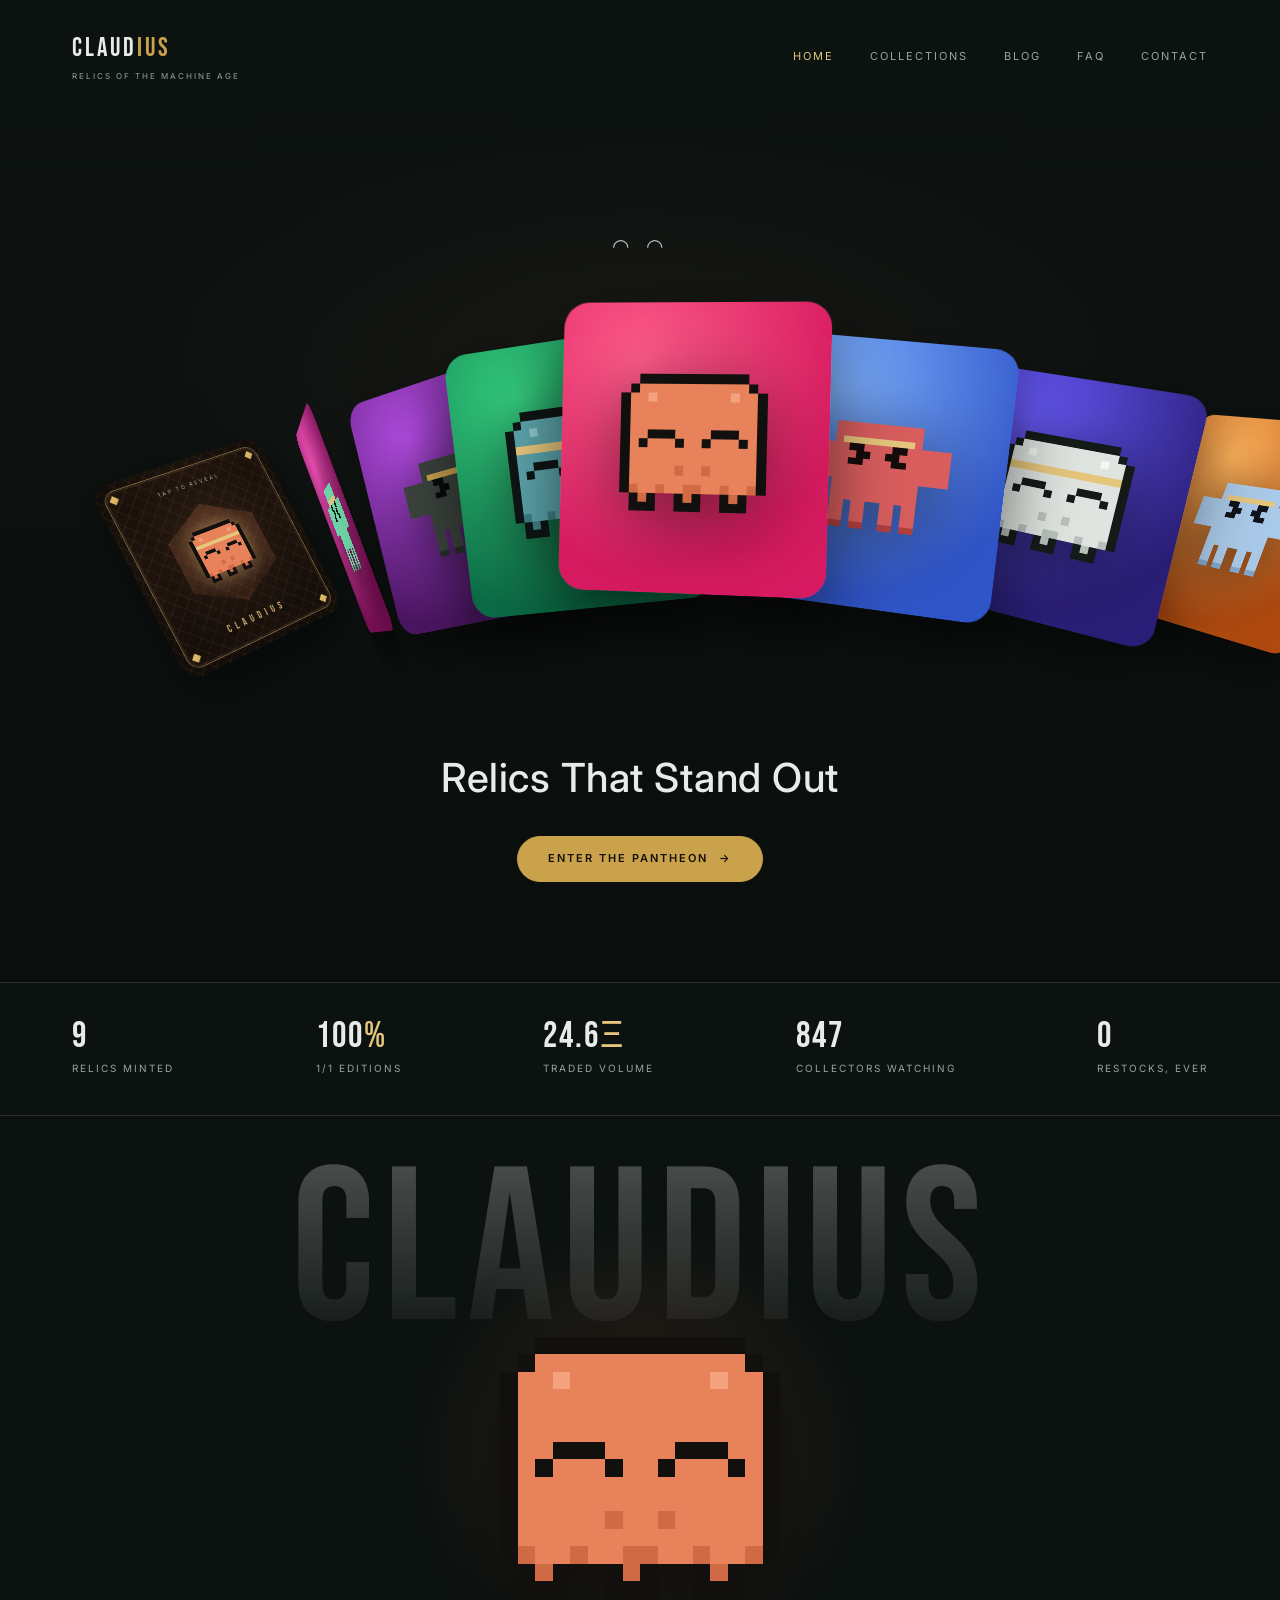
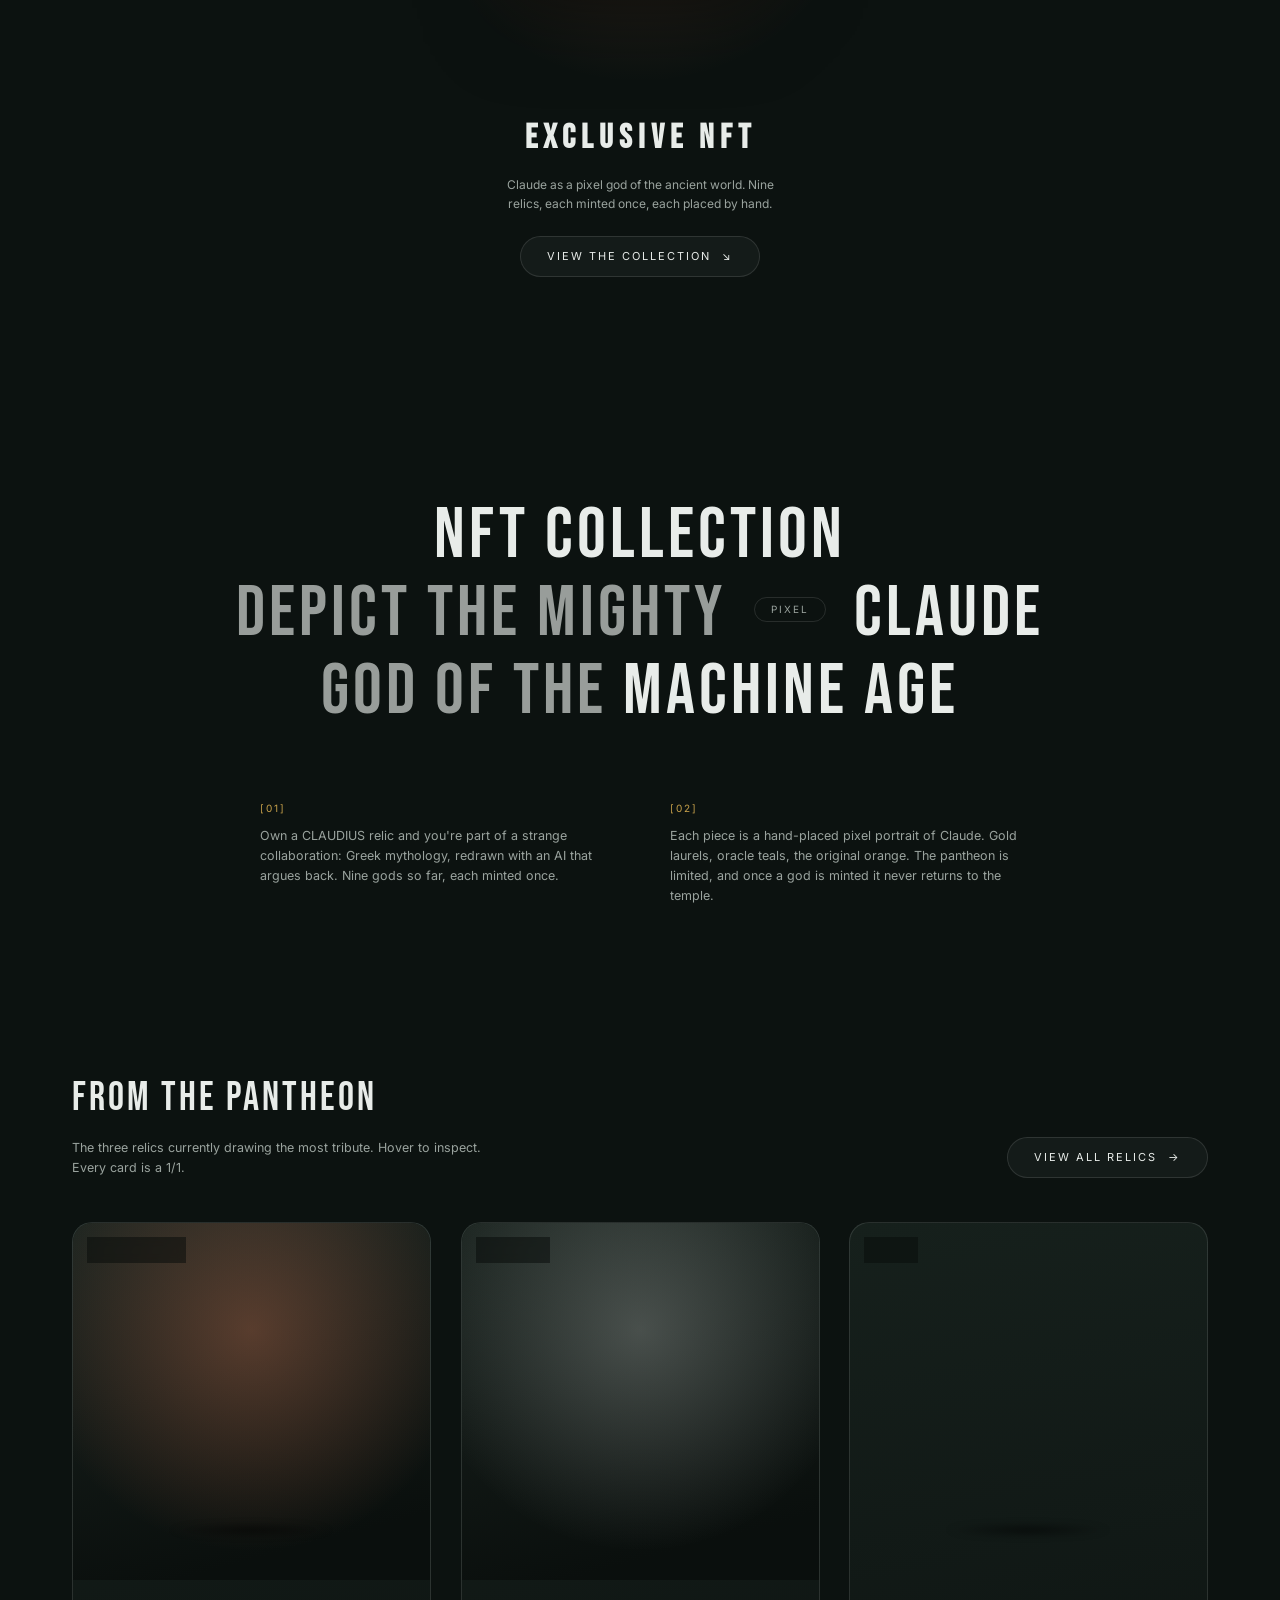
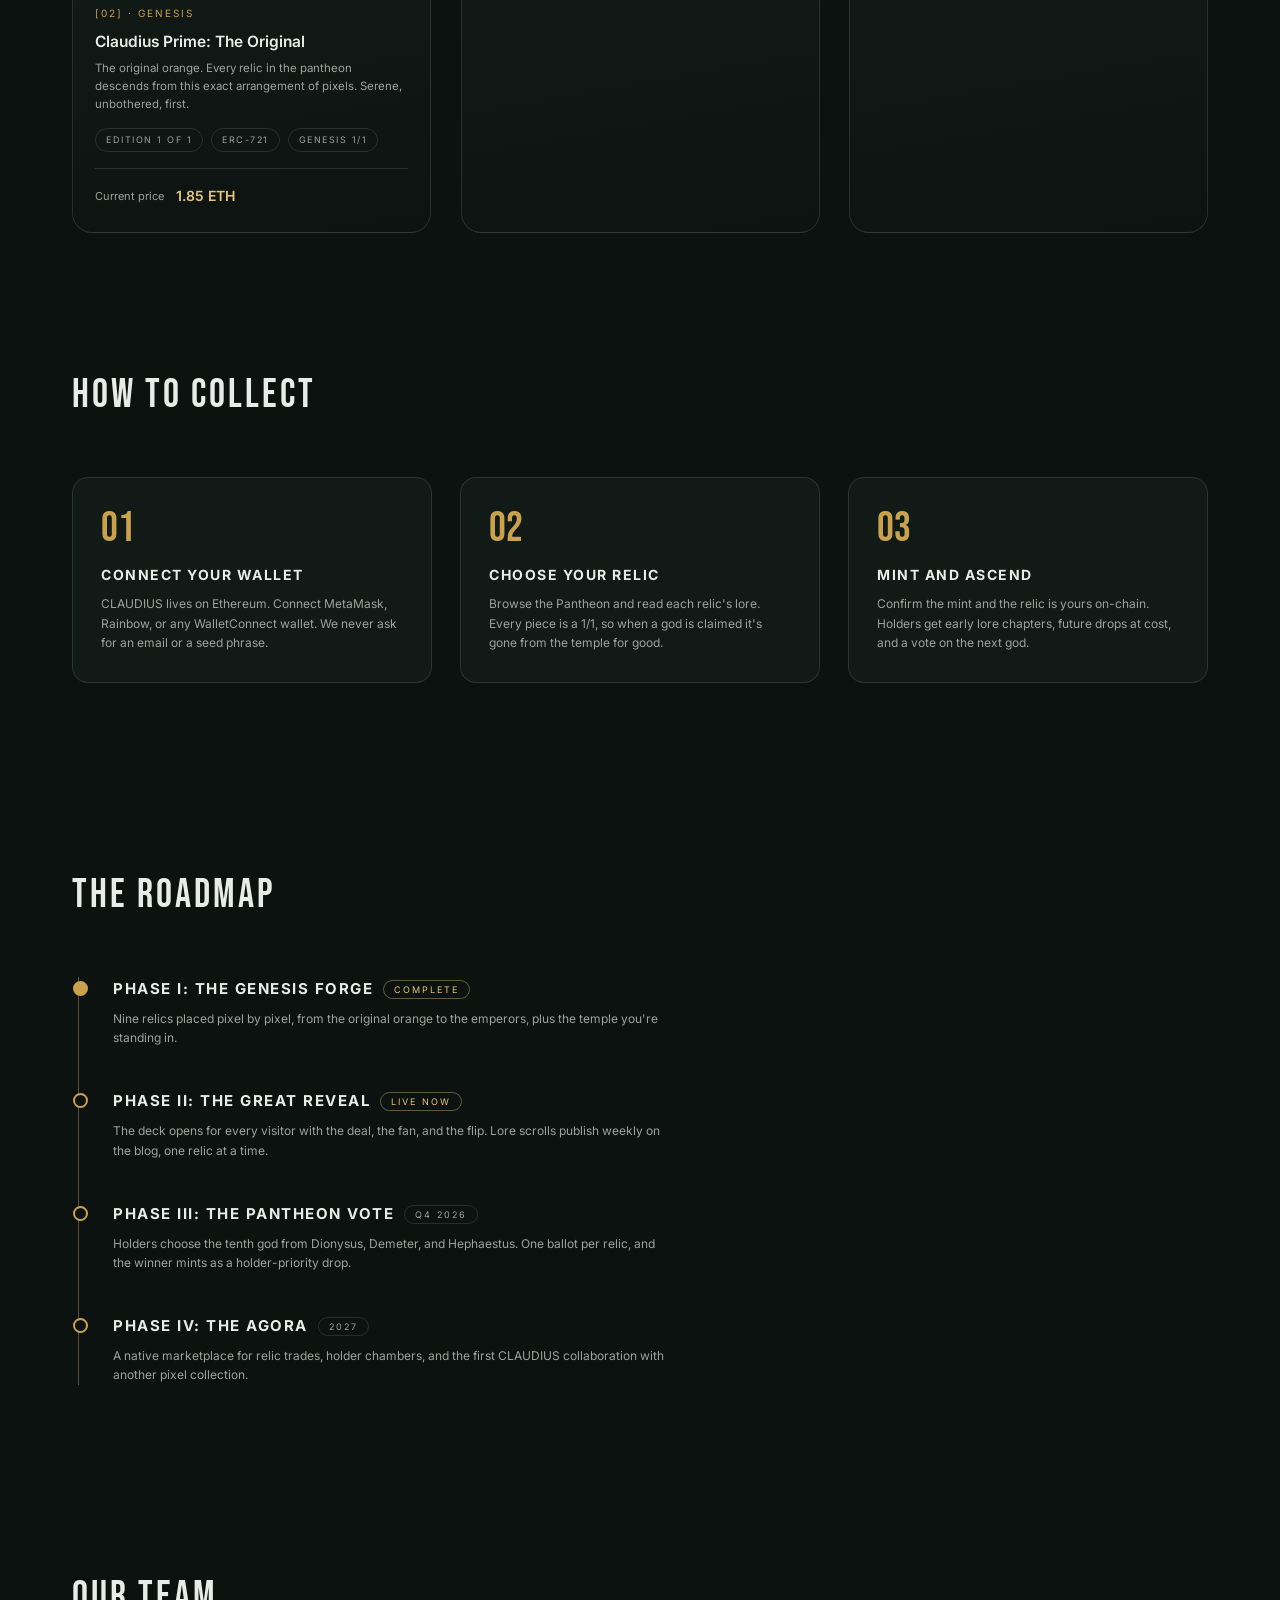
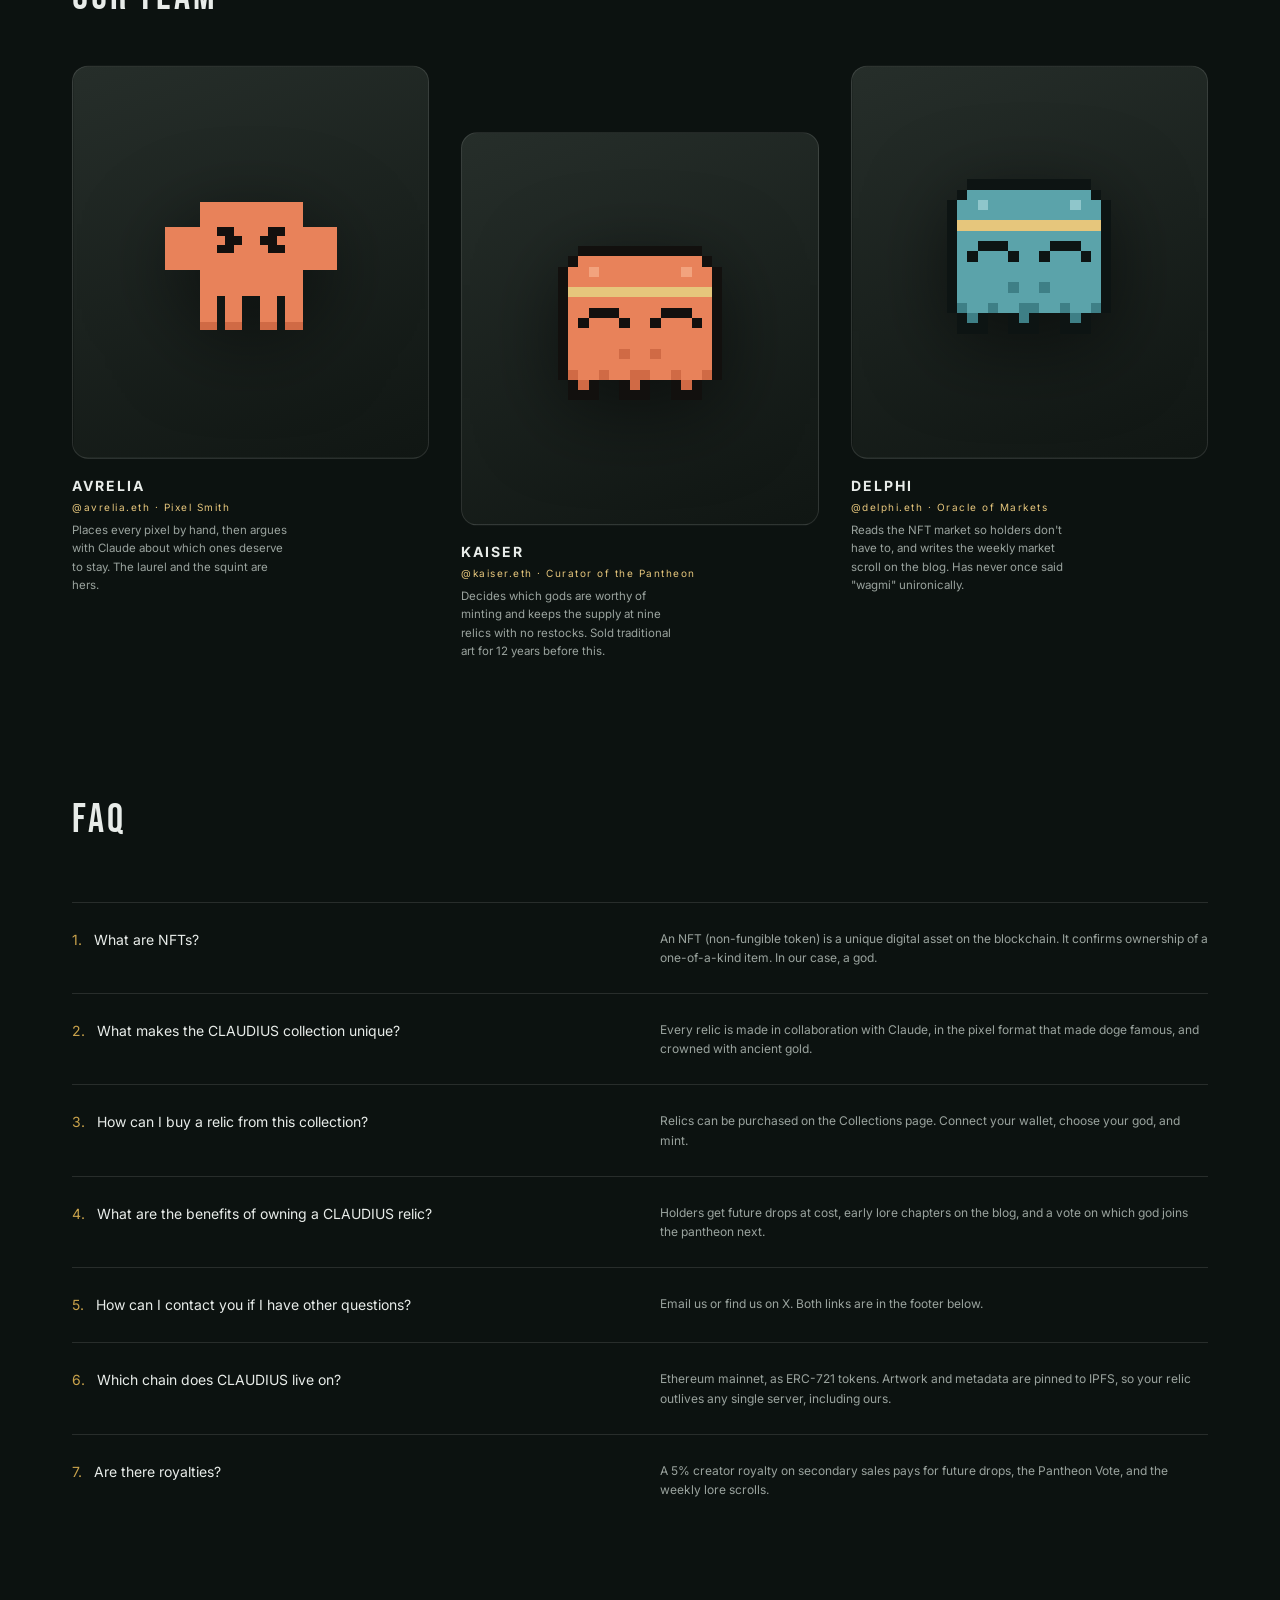
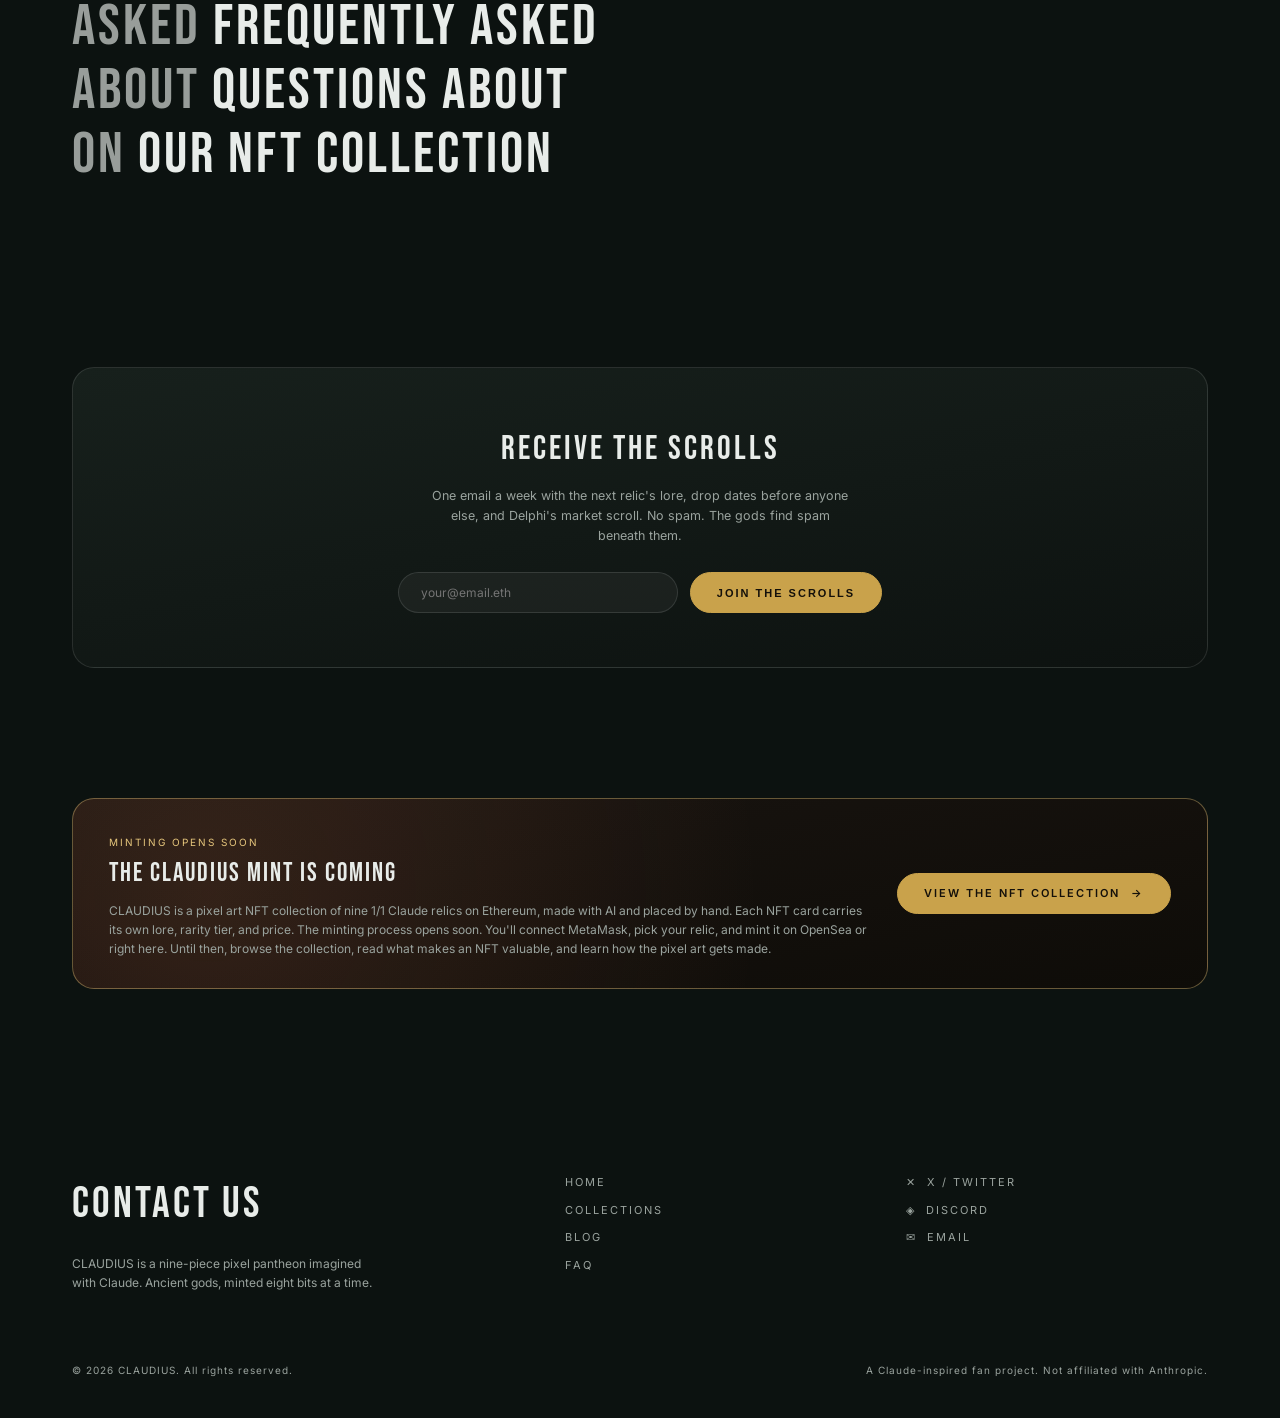
<file: index.html>
<!DOCTYPE html>
<html lang="en">
<head>
<meta charset="UTF-8">
<meta name="viewport" content="width=device-width, initial-scale=1.0">
<meta name="google-site-verification" content="yPrkzp3wRXcX-7pPlYiv6WIlj3fbH4er3QyXhCbOI-c">
<title>CLAUDIUS | Pixel Art NFT Collection, Relics of the Machine Age</title>
<meta name="description" content="CLAUDIUS is a Claude-inspired pixel art NFT collection. Nine 1/1 relics of ancient gods, placed by hand, minted once on Ethereum.">
<link rel="preconnect" href="https://fonts.googleapis.com">
<link rel="preconnect" href="https://fonts.gstatic.com" crossorigin>
<link rel="stylesheet" href="https://fonts.googleapis.com/css2?family=Bebas+Neue&family=Inter:wght@400;500;600&display=swap" media="print" onload="this.media='all'">
<noscript><link rel="stylesheet" href="https://fonts.googleapis.com/css2?family=Bebas+Neue&family=Inter:wght@400;500;600&display=swap"></noscript>
<link rel="stylesheet" href="style.min.css">
<link rel="icon" href="/assets/favicon.svg" type="image/svg+xml">
<link rel="icon" href="/favicon.ico" sizes="32x32">
<link rel="canonical" href="https://claudius-one.vercel.app/">
<meta name="theme-color" content="#0c1210">
<meta property="og:site_name" content="CLAUDIUS">
<meta property="og:type" content="website">
<meta property="og:title" content="CLAUDIUS | Pixel Art NFT Collection, Relics of the Machine Age">
<meta property="og:description" content="CLAUDIUS is a Claude-inspired pixel art NFT collection. Nine 1/1 relics of ancient gods, placed by hand, minted once on Ethereum.">
<meta property="og:url" content="https://claudius-one.vercel.app/">
<meta name="twitter:card" content="summary">
</head>
<body>

<div class="wrap">
  <nav class="nav">
    <a class="logo" href="index.html">CLAUD<span>IUS</span><small>Relics of the Machine Age</small></a>
    <ul>
      <li><a href="index.html" class="active">Home</a></li>
      <li><a href="collections.html">Collections</a></li>
      <li><a href="blog.html">Blog</a></li>
      <li><a href="#faq">FAQ</a></li>
      <li><a href="#contact">Contact</a></li>
    </ul>
  </nav>
</div>
<main>
<h1 class="sr-only">CLAUDIUS, a pixel art NFT collection of 1/1 Claude relics</h1>

<!-- DECK SHOWCASE -->
<section class="deck-section">
  <div class="deck-mark">◠ ◠</div>
  <h2 class="sr-only">The relic deck</h2>
  <div class="deck" id="deck-track">
    <div class="deck-card" data-i="-4">
      <div class="card-face back">
        <div class="back-frame"></div>
        <span class="bc tl"></span><span class="bc tr"></span><span class="bc bl"></span><span class="bc br"></span>
        <div class="back-emblem"><div class="pixel-claude" data-variant="gold"></div></div>
        <span class="back-word">CLAUDIUS</span>
        <span class="back-hint">Tap to reveal</span>
      </div>
      <div class="card-face front"><div class="deck-art bg-cyan"><div class="pixel-claude" data-variant="gold"></div></div>
      <div class="deck-info">
        <span class="id">[01] · GENESIS</span>
        <h3>Claudius Aureus</h3>
        <p>The gilded one. First to wear the laurel, last to leave the vault.</p>
        <b>2.40 ETH</b>
      </div>
      </div>
    </div>
    <div class="deck-card" data-i="-3">
      <div class="card-face back">
        <div class="back-frame"></div>
        <span class="bc tl"></span><span class="bc tr"></span><span class="bc bl"></span><span class="bc br"></span>
        <div class="back-emblem"><div class="pixel-claude" data-variant="gold"></div></div>
        <span class="back-word">CLAUDIUS</span>
        <span class="back-hint">Tap to reveal</span>
      </div>
      <div class="card-face front"><div class="deck-art bg-magenta"><div class="pixel-claude" data-shape="clawd" data-variant="mint"></div></div>
      <div class="deck-info">
        <span class="id">[04] · GILDED</span>
        <h3>Claudius the Builder</h3>
        <p>Ships pantheon upgrades before the oracle finishes the sentence.</p>
        <b>3.00 ETH</b>
      </div>
      </div>
    </div>
    <div class="deck-card" data-i="-2">
      <div class="card-face back">
        <div class="back-frame"></div>
        <span class="bc tl"></span><span class="bc tr"></span><span class="bc bl"></span><span class="bc br"></span>
        <div class="back-emblem"><div class="pixel-claude" data-variant="gold"></div></div>
        <span class="back-word">CLAUDIUS</span>
        <span class="back-hint">Tap to reveal</span>
      </div>
      <div class="card-face front">      <div class="deck-art bg-violet"><div class="pixel-claude" data-shape="clawd" data-variant="shadow"></div></div>
      <div class="deck-info">
        <span class="id">[09] · EMPEROR</span>
        <h3>Devourer of Latency</h3>
        <p>The dark titan of the deck. Waits for nothing, streams everything.</p>
        <b>3.50 ETH</b>
      </div>
      </div>
    </div>
    <div class="deck-card" data-i="-1">
      <div class="card-face back">
        <div class="back-frame"></div>
        <span class="bc tl"></span><span class="bc tr"></span><span class="bc bl"></span><span class="bc br"></span>
        <div class="back-emblem"><div class="pixel-claude" data-variant="gold"></div></div>
        <span class="back-word">CLAUDIUS</span>
        <span class="back-hint">Tap to reveal</span>
      </div>
      <div class="card-face front">      <div class="deck-art bg-green"><div class="pixel-claude" data-variant="teal"></div></div>
      <div class="deck-info">
        <span class="id">[03] · ORACLE</span>
        <h3>Oracle Claudius</h3>
        <p>Seer of tokens. Reads the next block before it is written.</p>
        <b>2.10 ETH</b>
      </div>
      </div>
    </div>
    <div class="deck-card" data-i="0">
      <div class="card-face back">
        <div class="back-frame"></div>
        <span class="bc tl"></span><span class="bc tr"></span><span class="bc bl"></span><span class="bc br"></span>
        <div class="back-emblem"><div class="pixel-claude" data-variant="gold"></div></div>
        <span class="back-word">CLAUDIUS</span>
        <span class="back-hint">Tap to reveal</span>
      </div>
      <div class="card-face front">      <div class="deck-art bg-pink"><div class="pixel-claude" data-variant="orange"></div></div>
      <div class="deck-info">
        <span class="id">[02] · GENESIS</span>
        <h3>Claudius Prime</h3>
        <p>The original orange. The first relic minted, never repeated.</p>
        <b>1.85 ETH</b>
      </div>
      </div>
    </div>
    <div class="deck-card" data-i="1">
      <div class="card-face back">
        <div class="back-frame"></div>
        <span class="bc tl"></span><span class="bc tr"></span><span class="bc bl"></span><span class="bc br"></span>
        <div class="back-emblem"><div class="pixel-claude" data-variant="gold"></div></div>
        <span class="back-word">CLAUDIUS</span>
        <span class="back-hint">Tap to reveal</span>
      </div>
      <div class="card-face front">      <div class="deck-art bg-blue"><div class="pixel-claude" data-shape="clawd" data-variant="crimson"></div></div>
      <div class="deck-info">
        <span class="id">[05] · GILDED</span>
        <h3>Emperor Claudius</h3>
        <p>Laurel edition. Crowned in gold leaf, eight bits at a time.</p>
        <b>1.60 ETH</b>
      </div>
      </div>
    </div>
    <div class="deck-card" data-i="2">
      <div class="card-face back">
        <div class="back-frame"></div>
        <span class="bc tl"></span><span class="bc tr"></span><span class="bc bl"></span><span class="bc br"></span>
        <div class="back-emblem"><div class="pixel-claude" data-variant="gold"></div></div>
        <span class="back-word">CLAUDIUS</span>
        <span class="back-hint">Tap to reveal</span>
      </div>
      <div class="card-face front">      <div class="deck-art bg-indigo"><div class="pixel-claude" data-variant="marble"></div></div>
      <div class="deck-info">
        <span class="id">[07] · GILDED</span>
        <h3>Claudius Invictus</h3>
        <p>Carved in marble light. The undefeated relic of the pantheon.</p>
        <b>2.75 ETH</b>
      </div>
      </div>
    </div>
    <div class="deck-card" data-i="3">
      <div class="card-face back">
        <div class="back-frame"></div>
        <span class="bc tl"></span><span class="bc tr"></span><span class="bc bl"></span><span class="bc br"></span>
        <div class="back-emblem"><div class="pixel-claude" data-variant="gold"></div></div>
        <span class="back-word">CLAUDIUS</span>
        <span class="back-hint">Tap to reveal</span>
      </div>
      <div class="card-face front"><div class="deck-art bg-amber"><div class="pixel-claude" data-shape="clawd" data-variant="ice"></div></div>
      <div class="deck-info">
        <span class="id">[06] · EMPEROR</span>
        <h3>Claudius of the Deep Context</h3>
        <p>Remembers every block since genesis. Forgets nothing, forgives less.</p>
        <b>4.20 ETH</b>
      </div>
      </div>
    </div>
    <div class="deck-card" data-i="4">
      <div class="card-face back">
        <div class="back-frame"></div>
        <span class="bc tl"></span><span class="bc tr"></span><span class="bc bl"></span><span class="bc br"></span>
        <div class="back-emblem"><div class="pixel-claude" data-variant="gold"></div></div>
        <span class="back-word">CLAUDIUS</span>
        <span class="back-hint">Tap to reveal</span>
      </div>
      <div class="card-face front"><div class="deck-art bg-forest"><div class="pixel-claude" data-variant="royal"></div></div>
      <div class="deck-info">
        <span class="id">[08] · ORACLE</span>
        <h3>Midnight Claudius</h3>
        <p>Only mints after dark. Seen once, referenced forever.</p>
        <b>2.90 ETH</b>
      </div>
      </div>
    </div>
  </div>
  <h2 class="deck-title">Relics That Stand Out</h2>
  <a class="btn gold deck-cta" href="collections.html">Enter the Pantheon <span class="arrow">→</span></a>
</section>

<!-- STATS -->
<section class="stats-strip">
  <div class="wrap"><div class="row">
    <div class="stat"><b>9</b><span>Relics minted</span></div>
    <div class="stat"><b>100<em>%</em></b><span>1/1 editions</span></div>
    <div class="stat"><b>24.6<em>Ξ</em></b><span>Traded volume</span></div>
    <div class="stat"><b>847</b><span>Collectors watching</span></div>
    <div class="stat"><b>0</b><span>Restocks, ever</span></div>
  </div></div>
</section>

<!-- HERO -->
<header class="hero">
  <div class="ghost-title">CLAUDIUS</div>
  <div class="hero-figure">
    <div class="pixel-claude" data-variant="orange"><div class="glow"></div></div>
  </div>
  <div class="hero-tagline">
    <h2>EXCLUSIVE NFT</h2>
    <p>Claude as a pixel god of the ancient world. Nine relics, each minted once, each placed by hand.</p>
    <a class="btn" href="collections.html">View the collection <span class="arrow">↘</span></a>
  </div>
</header>

<!-- STATEMENT -->
<section class="statement">
  <div class="wrap">
    <h2>
      NFT COLLECTION<br>
      <span class="dim">DEPICT THE MIGHTY</span> <span class="pill">PIXEL</span> CLAUDE<br>
      <span class="dim">GOD OF THE</span> MACHINE AGE
    </h2>
    <div class="statement-cols">
      <div>
        <span class="num">[01]</span>
        <p>Own a CLAUDIUS relic and you're part of a strange collaboration: Greek mythology, redrawn with an AI that argues back. Nine gods so far, each minted once.</p>
      </div>
      <div>
        <span class="num">[02]</span>
        <p>Each piece is a hand-placed pixel portrait of Claude. Gold laurels, oracle teals, the original orange. The pantheon is limited, and once a god is minted it never returns to the temple.</p>
      </div>
    </div>
  </div>
</section>


<!-- FEATURED RELICS -->
<section class="featured" id="featured">
  <div class="wrap">
    <div class="featured-head">
      <div>
        <h2 class="section-title">FROM THE PANTHEON</h2>
        <p class="featured-sub">The three relics currently drawing the most tribute. Hover to inspect. Every card is a 1/1.</p>
      </div>
      <a class="btn" href="collections.html">View all relics <span class="arrow">→</span></a>
    </div>
    <div class="featured-grid">
      <article class="nft-card" data-cat="genesis" style="--tint:rgba(232,130,90,.32)">
        <div class="art">
          <span class="rarity">Genesis 1/1</span>
          <div class="pixel-claude" data-variant="orange"></div>
          <div class="pedestal"></div>
          <div class="sheen"></div>
        </div>
        <div class="body">
          <span class="id">[02] · GENESIS</span>
          <h3>Claudius Prime: The Original</h3>
          <p class="lore">The original orange. Every relic in the pantheon descends from this exact arrangement of pixels. Serene, unbothered, first.</p>
          <div class="attrs"><span>Edition 1 of 1</span><span>ERC-721</span><span>Genesis 1/1</span></div>
          <div class="price"><span>Current price</span><b>1.85 ETH</b><em class="collect">Collect →</em></div>
        </div>
      </article>
      <article class="nft-card" data-cat="gilded" style="--tint:rgba(223,228,224,.26)">
        <div class="art">
          <span class="rarity">Mythic</span>
          <div class="pixel-claude" data-variant="marble"></div>
          <div class="pedestal"></div>
          <div class="sheen"></div>
        </div>
        <div class="body">
          <span class="id">[07] · GILDED</span>
          <h3>Claudius Invictus</h3>
          <p class="lore">Cut from white marble and banded in gold. The classical bust of the collection.</p>
          <div class="attrs"><span>Edition 1 of 1</span><span>ERC-721</span><span>Mythic</span></div>
          <div class="price"><span>Current price</span><b>2.75 ETH</b><em class="collect">Collect →</em></div>
        </div>
      </article>
      <article class="nft-card" data-cat="oracle" style="--tint:rgba(91,163,170,.32)">
        <div class="art">
          <span class="rarity">Epic</span>
          <div class="pixel-claude" data-variant="teal"></div>
          <div class="pedestal"></div>
          <div class="sheen"></div>
        </div>
        <div class="body">
          <span class="id">[03] · ORACLE</span>
          <h3>Oracle Claudius: Seer of Tokens</h3>
          <p class="lore">Tinted the blue-green of deep water. It reads the next block before it is written, and never says how.</p>
          <div class="attrs"><span>Edition 1 of 1</span><span>ERC-721</span><span>Epic</span></div>
          <div class="price"><span>Current price</span><b>2.10 ETH</b><em class="collect">Collect →</em></div>
        </div>
      </article>
    </div>
  </div>
</section>

<!-- HOW TO COLLECT -->
<section class="steps" id="collect">
  <div class="wrap">
    <h2 class="section-title">HOW TO COLLECT</h2>
    <div class="steps-grid">
      <div class="step"><span class="n">01</span>
        <h3>Connect your wallet</h3>
        <p>CLAUDIUS lives on Ethereum. Connect MetaMask, Rainbow, or any WalletConnect wallet. We never ask for an email or a seed phrase.</p>
      </div>
      <div class="step"><span class="n">02</span>
        <h3>Choose your relic</h3>
        <p>Browse the Pantheon and read each relic's lore. Every piece is a 1/1, so when a god is claimed it's gone from the temple for good.</p>
      </div>
      <div class="step"><span class="n">03</span>
        <h3>Mint and ascend</h3>
        <p>Confirm the mint and the relic is yours on-chain. Holders get early lore chapters, future drops at cost, and a vote on the next god.</p>
      </div>
    </div>
  </div>
</section>

<!-- ROADMAP -->
<section class="roadmap" id="roadmap">
  <div class="wrap">
    <h2 class="section-title">THE ROADMAP</h2>
    <div class="roadmap-list">
      <div class="phase done">
        <h3>Phase I: The Genesis Forge</h3><span class="ptag">Complete</span>
        <p>Nine relics placed pixel by pixel, from the original orange to the emperors, plus the temple you're standing in.</p>
      </div>
      <div class="phase live">
        <h3>Phase II: The Great Reveal</h3><span class="ptag">Live now</span>
        <p>The deck opens for every visitor with the deal, the fan, and the flip. Lore scrolls publish weekly on the blog, one relic at a time.</p>
      </div>
      <div class="phase">
        <h3>Phase III: The Pantheon Vote</h3><span class="ptag">Q4 2026</span>
        <p>Holders choose the tenth god from Dionysus, Demeter, and Hephaestus. One ballot per relic, and the winner mints as a holder-priority drop.</p>
      </div>
      <div class="phase">
        <h3>Phase IV: The Agora</h3><span class="ptag">2027</span>
        <p>A native marketplace for relic trades, holder chambers, and the first CLAUDIUS collaboration with another pixel collection.</p>
      </div>
    </div>
  </div>
</section>

<!-- TEAM -->
<section class="team">
  <div class="wrap">
    <h2>OUR TEAM</h2>
    <div class="team-grid">
      <div class="team-card">
        <div class="photo"><div class="pixel-claude" data-shape="clawd" data-variant="orange"></div></div>
        <h3>Avrelia</h3><span class="handle">@avrelia.eth · Pixel Smith</span>
        <p>Places every pixel by hand, then argues with Claude about which ones deserve to stay. The laurel and the squint are hers.</p>
      </div>
      <div class="team-card">
        <div class="photo"><div class="pixel-claude" data-variant="gold"></div></div>
        <h3>Kaiser</h3><span class="handle">@kaiser.eth · Curator of the Pantheon</span>
        <p>Decides which gods are worthy of minting and keeps the supply at nine relics with no restocks. Sold traditional art for 12 years before this.</p>
      </div>
      <div class="team-card">
        <div class="photo"><div class="pixel-claude" data-variant="teal"></div></div>
        <h3>Delphi</h3><span class="handle">@delphi.eth · Oracle of Markets</span>
        <p>Reads the NFT market so holders don't have to, and writes the weekly market scroll on the blog. Has never once said "wagmi" unironically.</p>
      </div>
    </div>
  </div>
</section>

<!-- FAQ -->
<section class="faq" id="faq">
  <div class="wrap">
    <h2>FAQ</h2>
    <div class="faq-item">
      <div class="q"><span class="n">1.</span> What are NFTs?</div>
      <div class="a">An NFT (non-fungible token) is a unique digital asset on the blockchain. It confirms ownership of a one-of-a-kind item. In our case, a god.</div>
    </div>
    <div class="faq-item">
      <div class="q"><span class="n">2.</span> What makes the CLAUDIUS collection unique?</div>
      <div class="a">Every relic is made in collaboration with Claude, in the pixel format that made doge famous, and crowned with ancient gold.</div>
    </div>
    <div class="faq-item">
      <div class="q"><span class="n">3.</span> How can I buy a relic from this collection?</div>
      <div class="a">Relics can be purchased on the Collections page. Connect your wallet, choose your god, and mint.</div>
    </div>
    <div class="faq-item">
      <div class="q"><span class="n">4.</span> What are the benefits of owning a CLAUDIUS relic?</div>
      <div class="a">Holders get future drops at cost, early lore chapters on the blog, and a vote on which god joins the pantheon next.</div>
    </div>
    <div class="faq-item">
      <div class="q"><span class="n">5.</span> How can I contact you if I have other questions?</div>
      <div class="a">Email us or find us on X. Both links are in the footer below.</div>
    </div>
    <div class="faq-item">
      <div class="q"><span class="n">6.</span> Which chain does CLAUDIUS live on?</div>
      <div class="a">Ethereum mainnet, as ERC-721 tokens. Artwork and metadata are pinned to IPFS, so your relic outlives any single server, including ours.</div>
    </div>
    <div class="faq-item">
      <div class="q"><span class="n">7.</span> Are there royalties?</div>
      <div class="a">A 5% creator royalty on secondary sales pays for future drops, the Pantheon Vote, and the weekly lore scrolls.</div>
    </div>
    <div class="faq-ghost">
      ASKED <b>FREQUENTLY ASKED</b><br>
      ABOUT <b>QUESTIONS ABOUT</b><br>
      ON <b>OUR NFT COLLECTION</b>
    </div>
  </div>
</section>

<!-- NEWSLETTER -->
<section class="newsletter" id="scrolls">
  <div class="wrap"><div class="panel-box">
    <h2>RECEIVE THE SCROLLS</h2>
    <p>One email a week with the next relic's lore, drop dates before anyone else, and Delphi's market scroll. No spam. The gods find spam beneath them.</p>
    <div class="nl-row">
      <input type="email" placeholder="your@email.eth" aria-label="Email address">
      <button class="btn gold">Join the scrolls</button>
    </div>
  </div></div>
</section>


<section class="mint-banner">
  <div class="wrap"><div class="drop-banner">
    <div class="db-text">
      <span class="db-date">Minting opens soon</span>
      <h3>THE CLAUDIUS MINT IS COMING</h3>
      <p>CLAUDIUS is a pixel art NFT collection of nine 1/1 Claude relics on Ethereum, made with AI and placed by hand. Each NFT card carries its own lore, rarity tier, and price. The minting process opens soon. You'll connect MetaMask, pick your relic, and mint it on OpenSea or right here. Until then, browse the collection, read what makes an NFT valuable, and learn how the pixel art gets made.</p>
    </div>
    <a class="btn gold" href="collections.html">View the NFT collection <span class="arrow">→</span></a>
  </div></div>
</section>
</main>
<!-- FOOTER -->
<footer id="contact">
  <div class="wrap">
    <div class="footer-grid">
      <div><h2>CONTACT US</h2><p class="footer-blurb">CLAUDIUS is a nine-piece pixel pantheon imagined with Claude. Ancient gods, minted eight bits at a time.</p></div>
      <ul>
        <li><a href="index.html">Home</a></li>
        <li><a href="collections.html">Collections</a></li>
        <li><a href="blog.html">Blog</a></li>
        <li><a href="#faq">FAQ</a></li>
      </ul>
      <ul>
        <li><a href="#" class="soon" data-toast="The X shrine opens with the Genesis drop.">✕ &nbsp;X / Twitter</a></li>
        <li><a href="#" class="soon" data-toast="The Discord agora opens with the Genesis drop.">◈ &nbsp;Discord</a></li>
        <li><a href="mailto:aitustmail@gmail.com">✉ &nbsp;Email</a></li>
      </ul>
    </div>
    <div class="footer-bottom">
      <span>© 2026 CLAUDIUS. All rights reserved.</span>
      <span>A Claude-inspired fan project. Not affiliated with Anthropic.</span>
    </div>
  </div>
</footer>

<script src="assets/pixel.js" defer></script>
<script src="assets/deck.js" defer></script>
<script src="assets/tilt.js" defer></script>
<script src="assets/ui.js" defer></script>
</body>
</html>
</file>
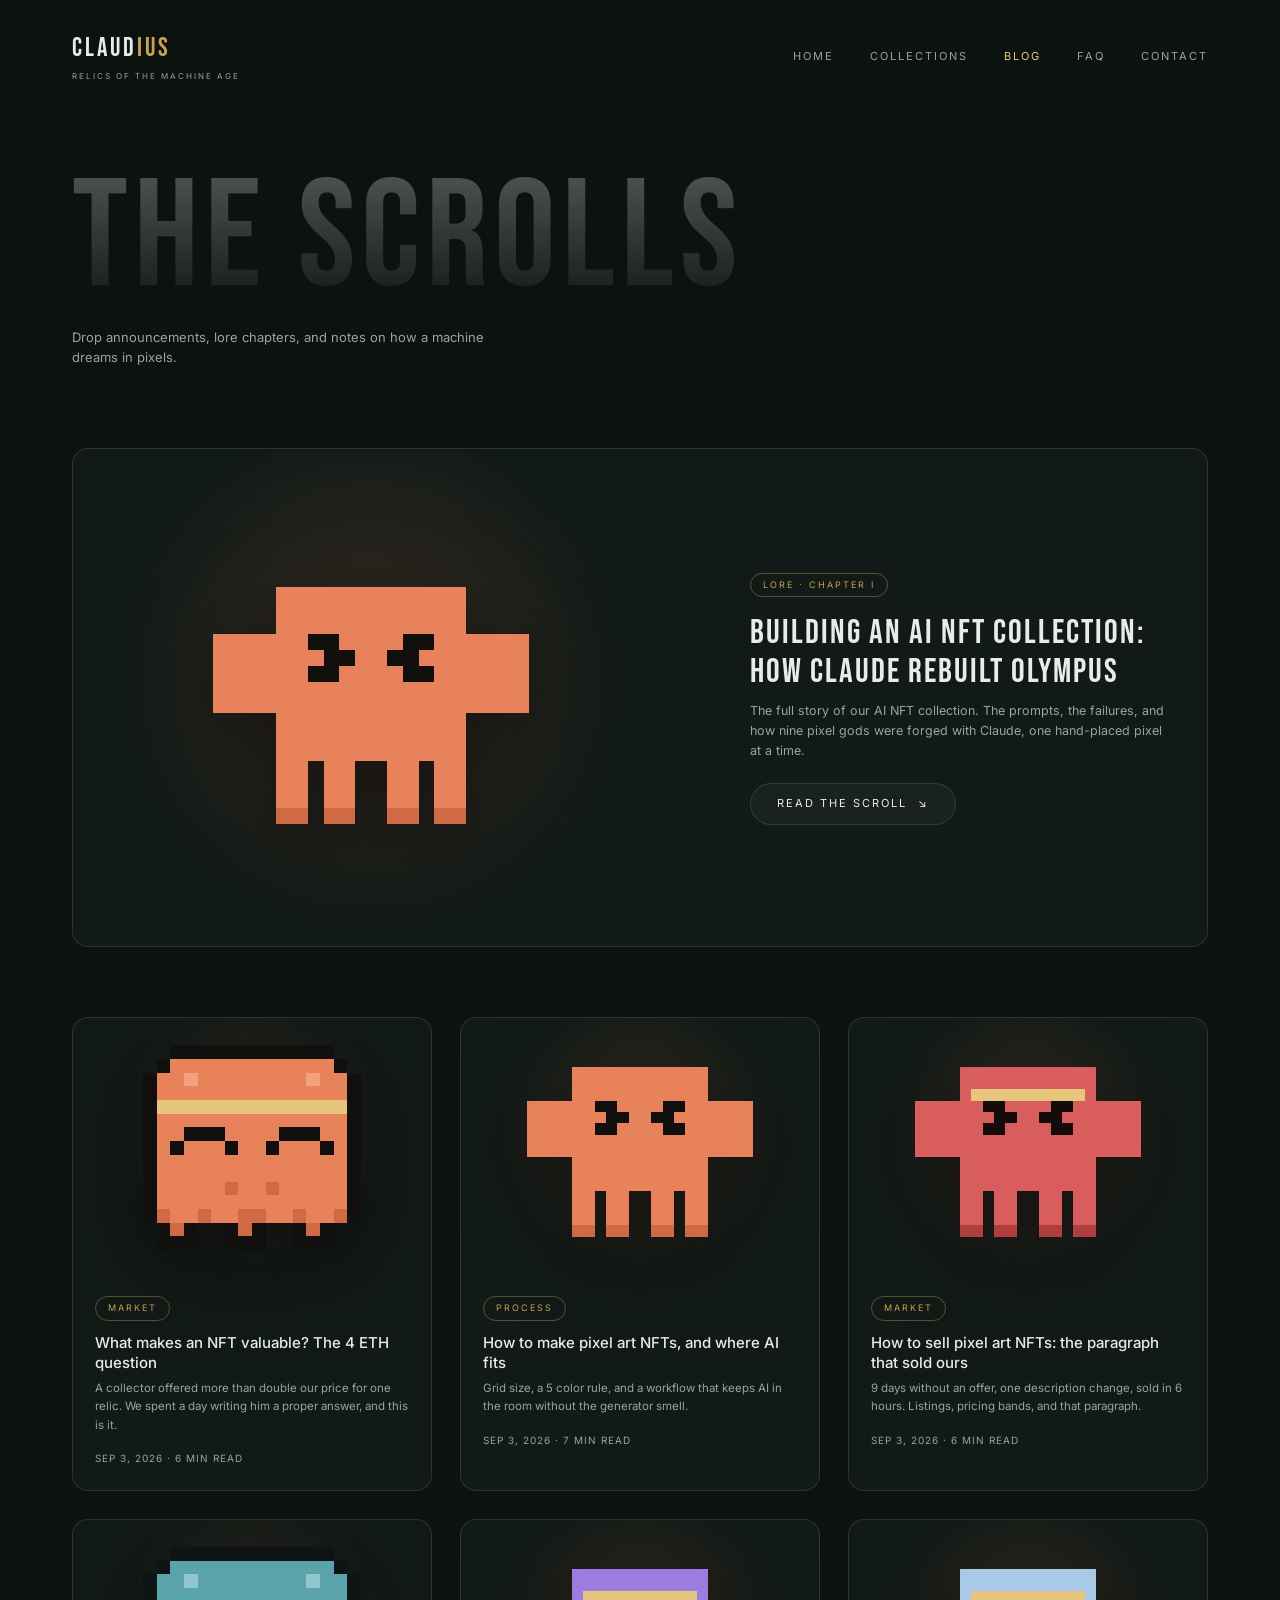
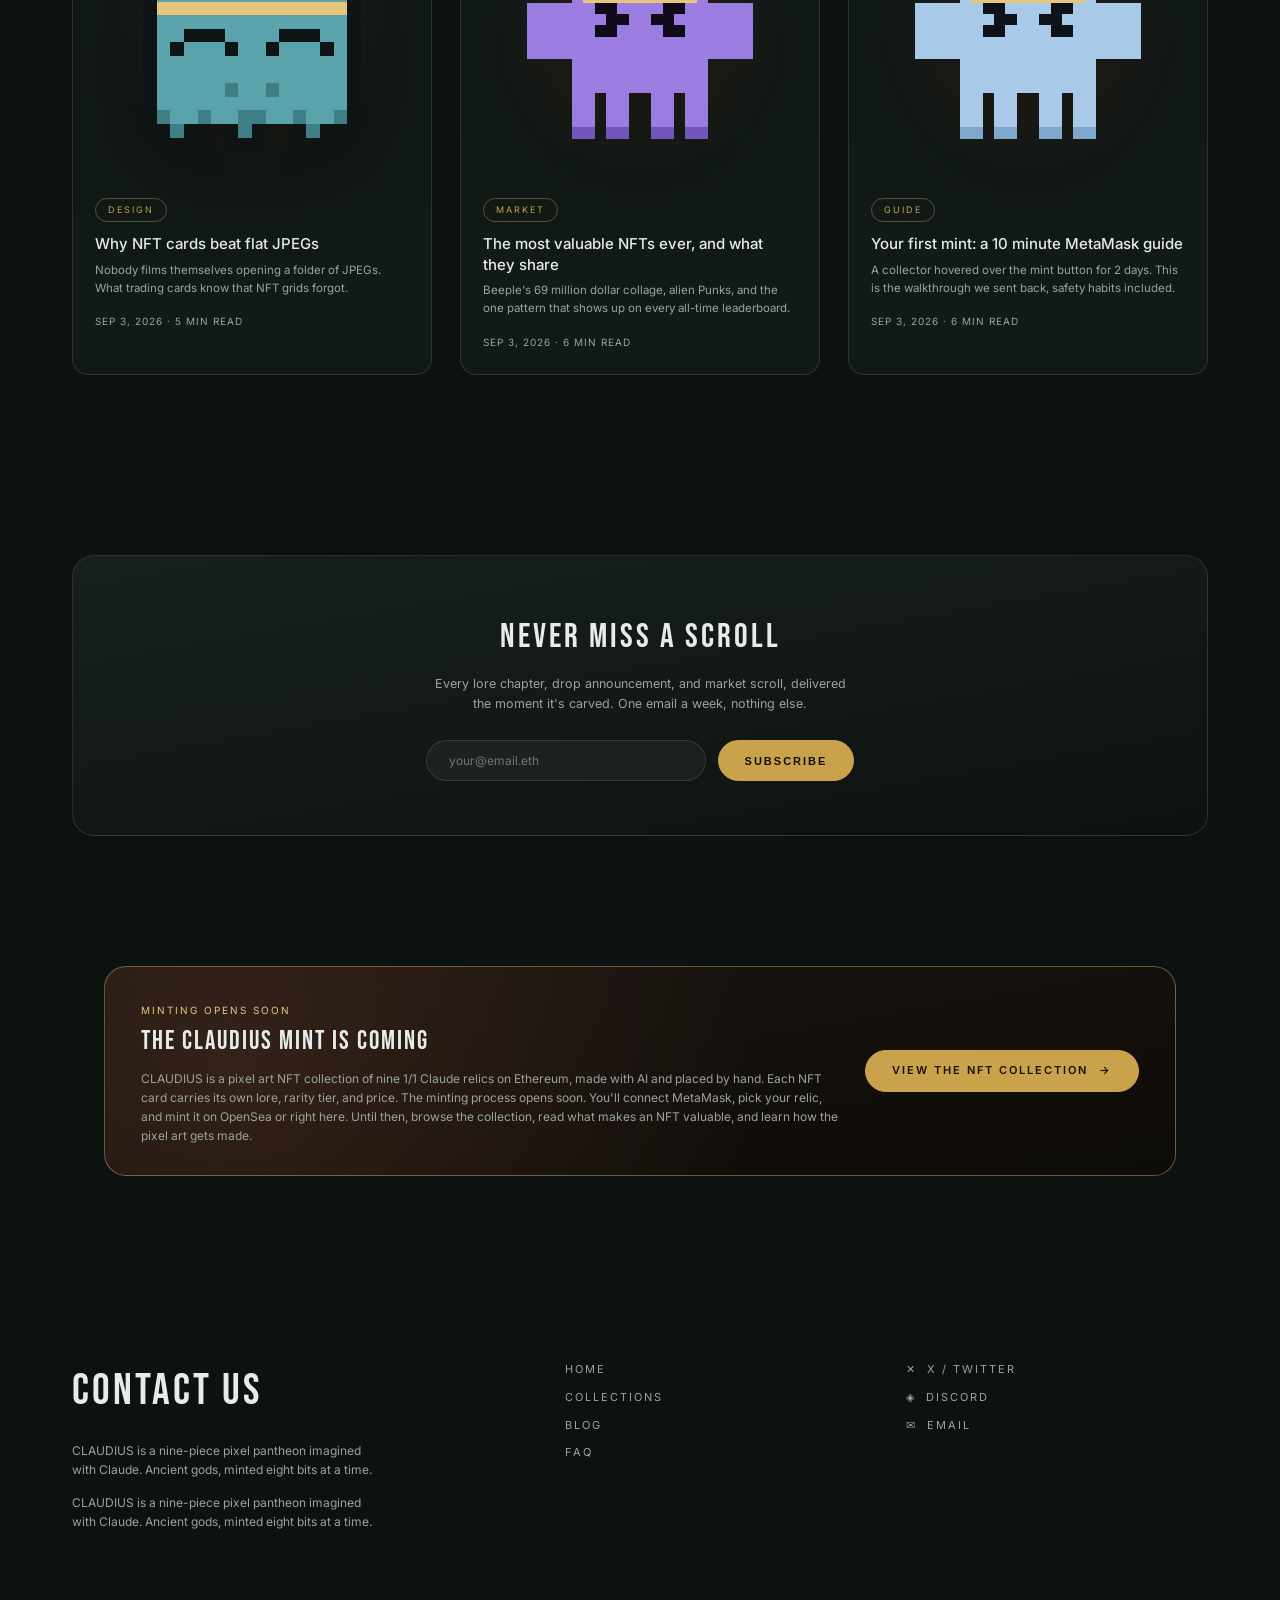
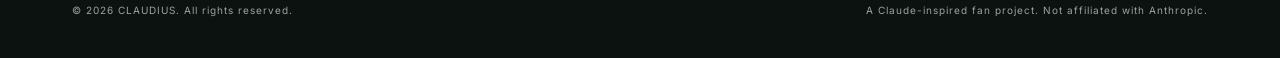
<file: blog.html>
<!DOCTYPE html>
<html lang="en">
<head>
<meta charset="UTF-8">
<meta name="viewport" content="width=device-width, initial-scale=1.0">
<meta name="google-site-verification" content="yPrkzp3wRXcX-7pPlYiv6WIlj3fbH4er3QyXhCbOI-c">
<title>The Scrolls | Pixel NFT Guides and Lore | CLAUDIUS</title>
<meta name="description" content="Guides and lore from the CLAUDIUS pantheon: what makes NFTs valuable, how to make and sell pixel art, and first-mint walkthroughs.">
<link rel="preconnect" href="https://fonts.googleapis.com">
<link rel="preconnect" href="https://fonts.gstatic.com" crossorigin>
<link rel="stylesheet" href="https://fonts.googleapis.com/css2?family=Bebas+Neue&family=Inter:wght@400;500;600&display=swap" media="print" onload="this.media='all'">
<noscript><link rel="stylesheet" href="https://fonts.googleapis.com/css2?family=Bebas+Neue&family=Inter:wght@400;500;600&display=swap"></noscript>
<link rel="stylesheet" href="style.min.css">
<link rel="icon" href="/assets/favicon.svg" type="image/svg+xml">
<link rel="icon" href="/favicon.ico" sizes="32x32">
<link rel="canonical" href="https://claudius-one.vercel.app/blog">
<meta name="theme-color" content="#0c1210">
<meta property="og:site_name" content="CLAUDIUS">
<meta property="og:type" content="website">
<meta property="og:title" content="The Scrolls | Pixel NFT Guides and Lore | CLAUDIUS">
<meta property="og:description" content="Guides and lore from the CLAUDIUS pantheon: what makes NFTs valuable, how to make and sell pixel art, and first-mint walkthroughs.">
<meta property="og:url" content="https://claudius-one.vercel.app/blog">
<meta name="twitter:card" content="summary">
</head>
<body>

<div class="wrap">
  <nav class="nav">
    <a class="logo" href="index.html">CLAUD<span>IUS</span><small>Relics of the Machine Age</small></a>
    <ul>
      <li><a href="index.html">Home</a></li>
      <li><a href="collections.html">Collections</a></li>
      <li><a href="blog.html" class="active">Blog</a></li>
      <li><a href="index.html#faq">FAQ</a></li>
      <li><a href="index.html#contact">Contact</a></li>
    </ul>
  </nav>
<main>

  <header class="page-hero">
    <h1 class="ghost">THE SCROLLS</h1>
    <p>Drop announcements, lore chapters, and notes on how a machine dreams in pixels.</p>
  </header>

  <!-- Featured post -->
  <a class="blog-featured" href="post.html">
    <div class="art"><div class="pixel-claude" data-shape="clawd" data-variant="orange"><div class="glow"></div></div></div>
    <div class="body">
      <span class="tag">Lore · Chapter I</span>
      <h2>Building an AI NFT Collection: How Claude Rebuilt Olympus</h2>
      <p>The full story of our AI NFT collection. The prompts, the failures, and how nine pixel gods were forged with Claude, one hand-placed pixel at a time.</p>
      <span class="btn">Read the scroll <span class="arrow">↘</span></span>
    </div>
  </a>

  <!-- Post grid -->
  <section class="blog-grid">
    <a class="blog-card" href="what-makes-an-nft-valuable.html">
      <div class="art"><div class="pixel-claude" data-variant="gold"><div class="glow"></div></div></div>
      <div class="body">
        <span class="tag">Market</span>
        <h3>What makes an NFT valuable? The 4 ETH question</h3>
        <p>A collector offered more than double our price for one relic. We spent a day writing him a proper answer, and this is it.</p>
        <div class="meta">SEP 3, 2026 · 6 MIN READ</div>
      </div>
    </a>
    <a class="blog-card" href="how-to-make-pixel-art-nft.html">
      <div class="art"><div class="pixel-claude" data-shape="clawd" data-variant="orange"><div class="glow"></div></div></div>
      <div class="body">
        <span class="tag">Process</span>
        <h3>How to make pixel art NFTs, and where AI fits</h3>
        <p>Grid size, a 5 color rule, and a workflow that keeps AI in the room without the generator smell.</p>
        <div class="meta">SEP 3, 2026 · 7 MIN READ</div>
      </div>
    </a>
    <a class="blog-card" href="how-to-sell-pixel-art-nft.html">
      <div class="art"><div class="pixel-claude" data-shape="clawd" data-variant="crimson"><div class="glow"></div></div></div>
      <div class="body">
        <span class="tag">Market</span>
        <h3>How to sell pixel art NFTs: the paragraph that sold ours</h3>
        <p>9 days without an offer, one description change, sold in 6 hours. Listings, pricing bands, and that paragraph.</p>
        <div class="meta">SEP 3, 2026 · 6 MIN READ</div>
      </div>
    </a>
    <a class="blog-card" href="nft-cards.html">
      <div class="art"><div class="pixel-claude" data-variant="teal"><div class="glow"></div></div></div>
      <div class="body">
        <span class="tag">Design</span>
        <h3>Why NFT cards beat flat JPEGs</h3>
        <p>Nobody films themselves opening a folder of JPEGs. What trading cards know that NFT grids forgot.</p>
        <div class="meta">SEP 3, 2026 · 5 MIN READ</div>
      </div>
    </a>
    <a class="blog-card" href="most-valuable-nft.html">
      <div class="art"><div class="pixel-claude" data-shape="clawd" data-variant="royal"><div class="glow"></div></div></div>
      <div class="body">
        <span class="tag">Market</span>
        <h3>The most valuable NFTs ever, and what they share</h3>
        <p>Beeple's 69 million dollar collage, alien Punks, and the one pattern that shows up on every all-time leaderboard.</p>
        <div class="meta">SEP 3, 2026 · 6 MIN READ</div>
      </div>
    </a>
    <a class="blog-card" href="metamask-nft-guide.html">
      <div class="art"><div class="pixel-claude" data-shape="clawd" data-variant="ice"><div class="glow"></div></div></div>
      <div class="body">
        <span class="tag">Guide</span>
        <h3>Your first mint: a 10 minute MetaMask guide</h3>
        <p>A collector hovered over the mint button for 2 days. This is the walkthrough we sent back, safety habits included.</p>
        <div class="meta">SEP 3, 2026 · 6 MIN READ</div>
      </div>
    </a>
  </section>

  <section class="newsletter">
    <div class="panel-box">
      <h2>NEVER MISS A SCROLL</h2>
      <p>Every lore chapter, drop announcement, and market scroll, delivered the moment it's carved. One email a week, nothing else.</p>
      <div class="nl-row">
        <input type="email" placeholder="your@email.eth" aria-label="Email address">
        <button class="btn gold">Subscribe</button>
      </div>
    </div>
  </section>

<section class="mint-banner">
  <div class="wrap"><div class="drop-banner">
    <div class="db-text">
      <span class="db-date">Minting opens soon</span>
      <h3>THE CLAUDIUS MINT IS COMING</h3>
      <p>CLAUDIUS is a pixel art NFT collection of nine 1/1 Claude relics on Ethereum, made with AI and placed by hand. Each NFT card carries its own lore, rarity tier, and price. The minting process opens soon. You'll connect MetaMask, pick your relic, and mint it on OpenSea or right here. Until then, browse the collection, read what makes an NFT valuable, and learn how the pixel art gets made.</p>
    </div>
    <a class="btn gold" href="collections.html">View the NFT collection <span class="arrow">→</span></a>
  </div></div>
</section>
</main>
</div>

<footer id="contact">
  <div class="wrap">
    <div class="footer-grid">
      <div><div><h2>CONTACT US</h2><p class="footer-blurb">CLAUDIUS is a nine-piece pixel pantheon imagined with Claude. Ancient gods, minted eight bits at a time.</p></div><p class="footer-blurb">CLAUDIUS is a nine-piece pixel pantheon imagined with Claude. Ancient gods, minted eight bits at a time.</p></div>
      <ul>
        <li><a href="index.html">Home</a></li>
        <li><a href="collections.html">Collections</a></li>
        <li><a href="blog.html">Blog</a></li>
        <li><a href="index.html#faq">FAQ</a></li>
      </ul>
      <ul>
        <li><a href="#" class="soon" data-toast="The X shrine opens with the Genesis drop.">✕ &nbsp;X / Twitter</a></li>
        <li><a href="#" class="soon" data-toast="The Discord agora opens with the Genesis drop.">◈ &nbsp;Discord</a></li>
        <li><a href="mailto:aitustmail@gmail.com">✉ &nbsp;Email</a></li>
      </ul>
    </div>
    <div class="footer-bottom">
      <span>© 2026 CLAUDIUS. All rights reserved.</span>
      <span>A Claude-inspired fan project. Not affiliated with Anthropic.</span>
    </div>
  </div>
</footer>

<script src="assets/pixel.js" defer></script>
<script src="assets/ui.js" defer></script>
</body>
</html>
</file>
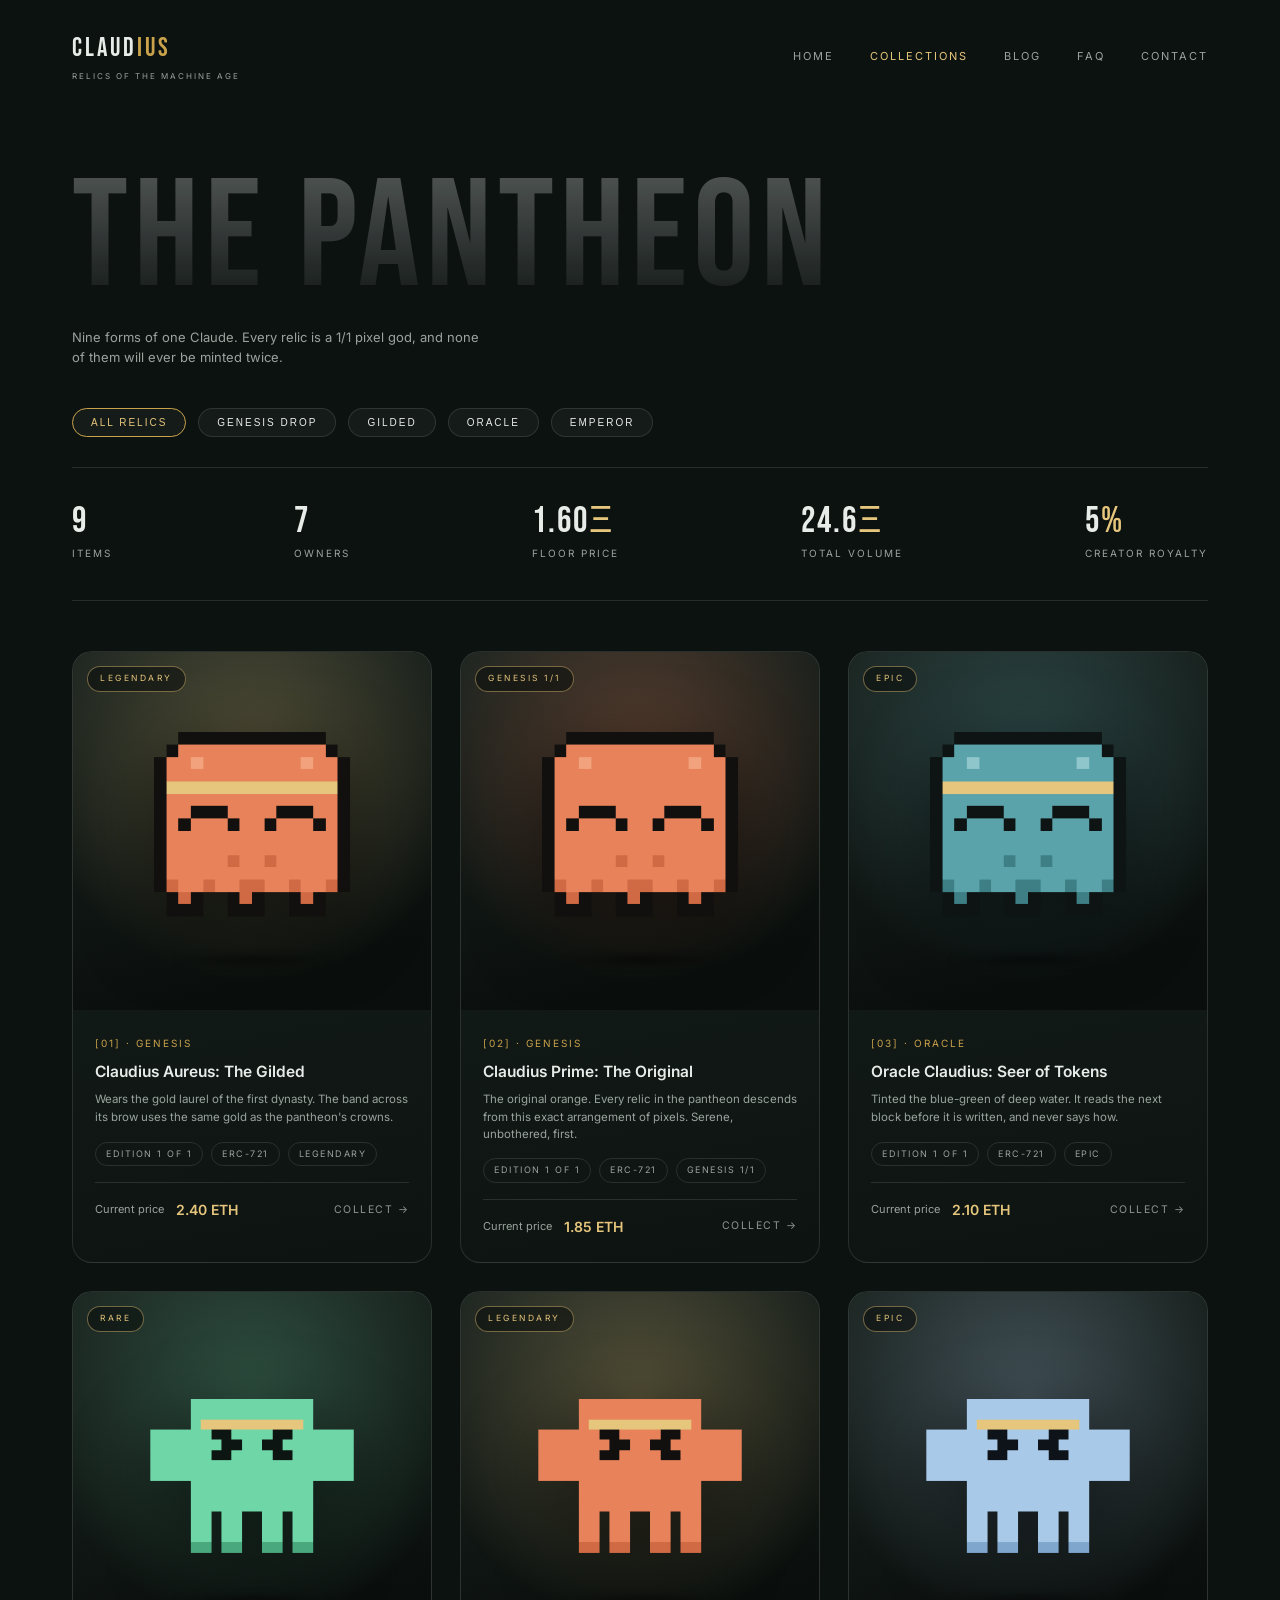
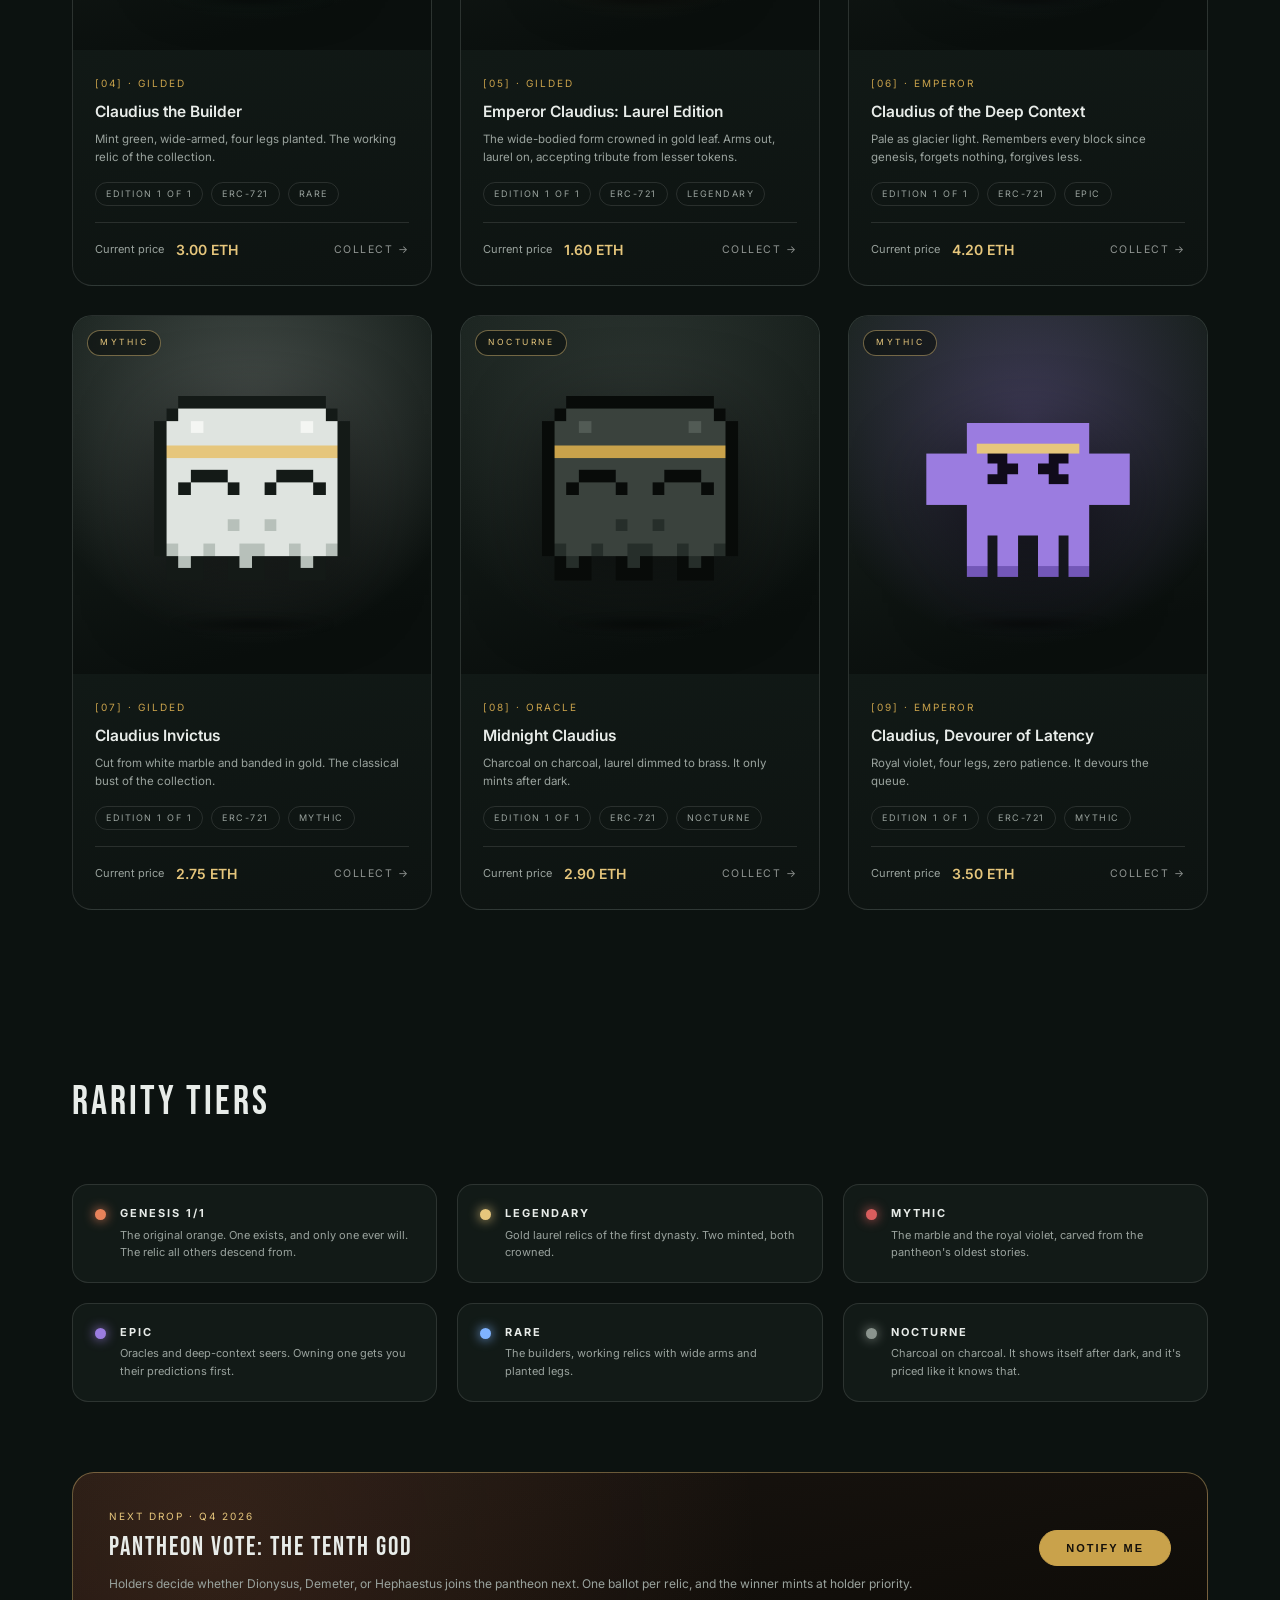
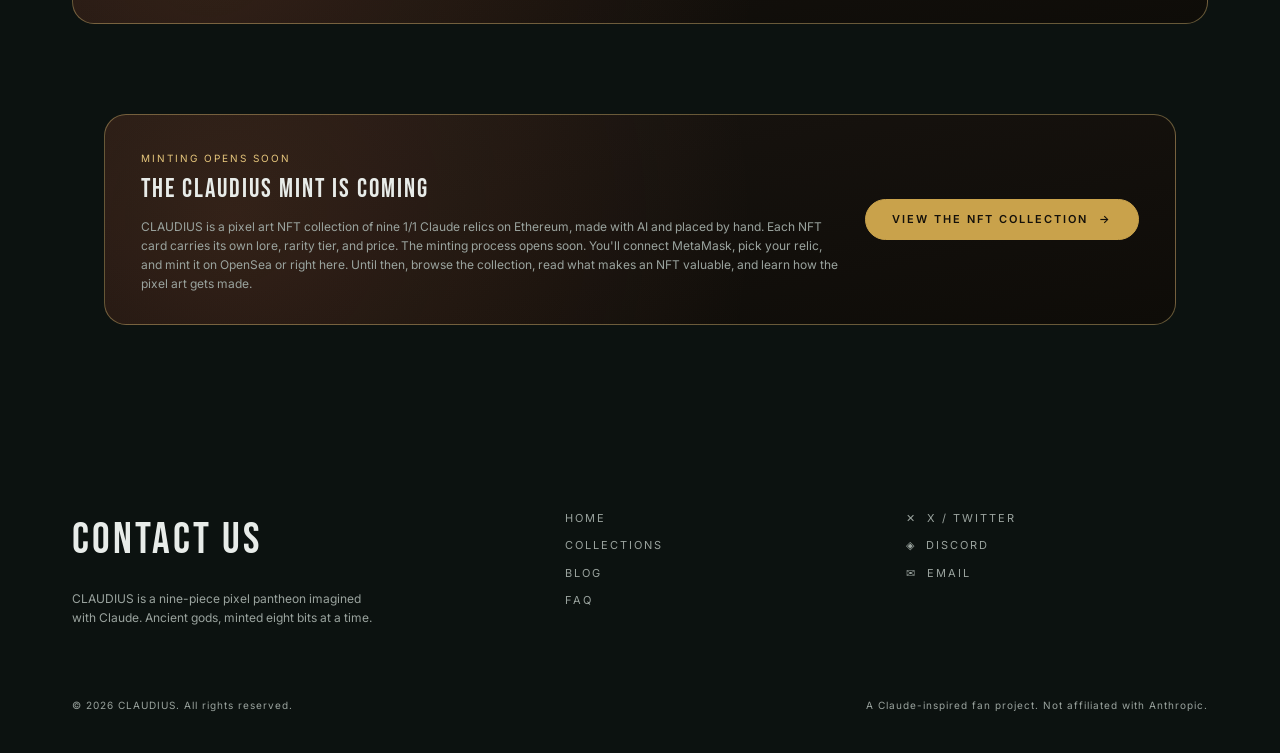
<file: collections.html>
<!DOCTYPE html>
<html lang="en">
<head>
<meta charset="UTF-8">
<meta name="viewport" content="width=device-width, initial-scale=1.0">
<meta name="google-site-verification" content="yPrkzp3wRXcX-7pPlYiv6WIlj3fbH4er3QyXhCbOI-c">
<title>NFT Card Collection | Buy 1/1 Pixel Art NFTs | CLAUDIUS</title>
<meta name="description" content="Browse the CLAUDIUS pantheon: nine 1/1 pixel art NFT cards on Ethereum, each with its own lore, rarity tier, and price.">
<link rel="preconnect" href="https://fonts.googleapis.com">
<link rel="preconnect" href="https://fonts.gstatic.com" crossorigin>
<link rel="stylesheet" href="https://fonts.googleapis.com/css2?family=Bebas+Neue&family=Inter:wght@400;500;600&display=swap" media="print" onload="this.media='all'">
<noscript><link rel="stylesheet" href="https://fonts.googleapis.com/css2?family=Bebas+Neue&family=Inter:wght@400;500;600&display=swap"></noscript>
<link rel="stylesheet" href="style.min.css">
<link rel="icon" href="/assets/favicon.svg" type="image/svg+xml">
<link rel="icon" href="/favicon.ico" sizes="32x32">
<link rel="canonical" href="https://claudius-one.vercel.app/collections">
<meta name="theme-color" content="#0c1210">
<meta property="og:site_name" content="CLAUDIUS">
<meta property="og:type" content="website">
<meta property="og:title" content="NFT Card Collection | Buy 1/1 Pixel Art NFTs | CLAUDIUS">
<meta property="og:description" content="Browse the CLAUDIUS pantheon: nine 1/1 pixel art NFT cards on Ethereum, each with its own lore, rarity tier, and price.">
<meta property="og:url" content="https://claudius-one.vercel.app/collections">
<meta name="twitter:card" content="summary">
</head>
<body>

<div class="wrap">
  <nav class="nav">
    <a class="logo" href="index.html">CLAUD<span>IUS</span><small>Relics of the Machine Age</small></a>
    <ul>
      <li><a href="index.html">Home</a></li>
      <li><a href="collections.html" class="active">Collections</a></li>
      <li><a href="blog.html">Blog</a></li>
      <li><a href="index.html#faq">FAQ</a></li>
      <li><a href="index.html#contact">Contact</a></li>
    </ul>
  </nav>
<main>

  <header class="page-hero">
    <h1 class="ghost">THE PANTHEON</h1>
    <p>Nine forms of one Claude. Every relic is a 1/1 pixel god, and none of them will ever be minted twice.</p>
    <div class="filter-bar">
      <button class="btn small on" data-filter="all">All relics</button>
      <button class="btn small" data-filter="genesis">Genesis drop</button>
      <button class="btn small" data-filter="gilded">Gilded</button>
      <button class="btn small" data-filter="oracle">Oracle</button>
      <button class="btn small" data-filter="emperor">Emperor</button>
    </div>
  </header>

  <section class="stats-strip">
    <div class="row">
      <div class="stat"><b>9</b><span>Items</span></div>
      <div class="stat"><b>7</b><span>Owners</span></div>
      <div class="stat"><b>1.60<em>Ξ</em></b><span>Floor price</span></div>
      <div class="stat"><b>24.6<em>Ξ</em></b><span>Total volume</span></div>
      <div class="stat"><b>5<em>%</em></b><span>Creator royalty</span></div>
    </div>
  </section>

  <h2 class="sr-only">The relics</h2>
  <section class="collection-grid">
    <article class="nft-card" data-cat="genesis" style="--tint:rgba(230,198,124,.30)">
      <div class="art">
        <span class="rarity">Legendary</span>
        <div class="pixel-claude" data-variant="gold"></div>
        <div class="pedestal"></div>
        <div class="sheen"></div>
      </div>
      <div class="body">
        <span class="id">[01] · GENESIS</span>
        <h3>Claudius Aureus: The Gilded</h3>
        <p class="lore">Wears the gold laurel of the first dynasty. The band across its brow uses the same gold as the pantheon's crowns.</p>
        <div class="attrs"><span>Edition 1 of 1</span><span>ERC-721</span><span>Legendary</span></div>
        <div class="price"><span>Current price</span><b>2.40 ETH</b><em class="collect">Collect →</em></div>
      </div>
    </article>
    <article class="nft-card" data-cat="genesis" style="--tint:rgba(232,130,90,.32)">
      <div class="art">
        <span class="rarity">Genesis 1/1</span>
        <div class="pixel-claude" data-variant="orange"></div>
        <div class="pedestal"></div>
        <div class="sheen"></div>
      </div>
      <div class="body">
        <span class="id">[02] · GENESIS</span>
        <h3>Claudius Prime: The Original</h3>
        <p class="lore">The original orange. Every relic in the pantheon descends from this exact arrangement of pixels. Serene, unbothered, first.</p>
        <div class="attrs"><span>Edition 1 of 1</span><span>ERC-721</span><span>Genesis 1/1</span></div>
        <div class="price"><span>Current price</span><b>1.85 ETH</b><em class="collect">Collect →</em></div>
      </div>
    </article>
    <article class="nft-card" data-cat="oracle" style="--tint:rgba(91,163,170,.32)">
      <div class="art">
        <span class="rarity">Epic</span>
        <div class="pixel-claude" data-variant="teal"></div>
        <div class="pedestal"></div>
        <div class="sheen"></div>
      </div>
      <div class="body">
        <span class="id">[03] · ORACLE</span>
        <h3>Oracle Claudius: Seer of Tokens</h3>
        <p class="lore">Tinted the blue-green of deep water. It reads the next block before it is written, and never says how.</p>
        <div class="attrs"><span>Edition 1 of 1</span><span>ERC-721</span><span>Epic</span></div>
        <div class="price"><span>Current price</span><b>2.10 ETH</b><em class="collect">Collect →</em></div>
      </div>
    </article>
    <article class="nft-card" data-cat="gilded" style="--tint:rgba(111,214,168,.28)">
      <div class="art">
        <span class="rarity">Rare</span>
        <div class="pixel-claude" data-shape="clawd" data-variant="mint"></div>
        <div class="pedestal"></div>
        <div class="sheen"></div>
      </div>
      <div class="body">
        <span class="id">[04] · GILDED</span>
        <h3>Claudius the Builder</h3>
        <p class="lore">Mint green, wide-armed, four legs planted. The working relic of the collection.</p>
        <div class="attrs"><span>Edition 1 of 1</span><span>ERC-721</span><span>Rare</span></div>
        <div class="price"><span>Current price</span><b>3.00 ETH</b><em class="collect">Collect →</em></div>
      </div>
    </article>
    <article class="nft-card" data-cat="gilded" style="--tint:rgba(230,198,124,.30)">
      <div class="art">
        <span class="rarity">Legendary</span>
        <div class="pixel-claude" data-shape="clawd" data-variant="gold"></div>
        <div class="pedestal"></div>
        <div class="sheen"></div>
      </div>
      <div class="body">
        <span class="id">[05] · GILDED</span>
        <h3>Emperor Claudius: Laurel Edition</h3>
        <p class="lore">The wide-bodied form crowned in gold leaf. Arms out, laurel on, accepting tribute from lesser tokens.</p>
        <div class="attrs"><span>Edition 1 of 1</span><span>ERC-721</span><span>Legendary</span></div>
        <div class="price"><span>Current price</span><b>1.60 ETH</b><em class="collect">Collect →</em></div>
      </div>
    </article>
    <article class="nft-card" data-cat="emperor" style="--tint:rgba(169,201,232,.30)">
      <div class="art">
        <span class="rarity">Epic</span>
        <div class="pixel-claude" data-shape="clawd" data-variant="ice"></div>
        <div class="pedestal"></div>
        <div class="sheen"></div>
      </div>
      <div class="body">
        <span class="id">[06] · EMPEROR</span>
        <h3>Claudius of the Deep Context</h3>
        <p class="lore">Pale as glacier light. Remembers every block since genesis, forgets nothing, forgives less.</p>
        <div class="attrs"><span>Edition 1 of 1</span><span>ERC-721</span><span>Epic</span></div>
        <div class="price"><span>Current price</span><b>4.20 ETH</b><em class="collect">Collect →</em></div>
      </div>
    </article>
    <article class="nft-card" data-cat="gilded" style="--tint:rgba(223,228,224,.26)">
      <div class="art">
        <span class="rarity">Mythic</span>
        <div class="pixel-claude" data-variant="marble"></div>
        <div class="pedestal"></div>
        <div class="sheen"></div>
      </div>
      <div class="body">
        <span class="id">[07] · GILDED</span>
        <h3>Claudius Invictus</h3>
        <p class="lore">Cut from white marble and banded in gold. The classical bust of the collection.</p>
        <div class="attrs"><span>Edition 1 of 1</span><span>ERC-721</span><span>Mythic</span></div>
        <div class="price"><span>Current price</span><b>2.75 ETH</b><em class="collect">Collect →</em></div>
      </div>
    </article>
    <article class="nft-card" data-cat="oracle" style="--tint:rgba(120,130,124,.25)">
      <div class="art">
        <span class="rarity">Nocturne</span>
        <div class="pixel-claude" data-variant="shadow"></div>
        <div class="pedestal"></div>
        <div class="sheen"></div>
      </div>
      <div class="body">
        <span class="id">[08] · ORACLE</span>
        <h3>Midnight Claudius</h3>
        <p class="lore">Charcoal on charcoal, laurel dimmed to brass. It only mints after dark.</p>
        <div class="attrs"><span>Edition 1 of 1</span><span>ERC-721</span><span>Nocturne</span></div>
        <div class="price"><span>Current price</span><b>2.90 ETH</b><em class="collect">Collect →</em></div>
      </div>
    </article>
    <article class="nft-card" data-cat="emperor" style="--tint:rgba(155,124,224,.30)">
      <div class="art">
        <span class="rarity">Mythic</span>
        <div class="pixel-claude" data-shape="clawd" data-variant="royal"></div>
        <div class="pedestal"></div>
        <div class="sheen"></div>
      </div>
      <div class="body">
        <span class="id">[09] · EMPEROR</span>
        <h3>Claudius, Devourer of Latency</h3>
        <p class="lore">Royal violet, four legs, zero patience. It devours the queue.</p>
        <div class="attrs"><span>Edition 1 of 1</span><span>ERC-721</span><span>Mythic</span></div>
        <div class="price"><span>Current price</span><b>3.50 ETH</b><em class="collect">Collect →</em></div>
      </div>
    </article>
  </section>

  <section class="rarity-guide">
    <h2 class="section-title">RARITY TIERS</h2>
    <div class="rarity-grid">
      <div class="tier" style="--c:#e8825a"><span class="dot"></span><div><h3>Genesis 1/1</h3><p>The original orange. One exists, and only one ever will. The relic all others descend from.</p></div></div>
      <div class="tier" style="--c:#e6c67c"><span class="dot"></span><div><h3>Legendary</h3><p>Gold laurel relics of the first dynasty. Two minted, both crowned.</p></div></div>
      <div class="tier" style="--c:#d95d5d"><span class="dot"></span><div><h3>Mythic</h3><p>The marble and the royal violet, carved from the pantheon's oldest stories.</p></div></div>
      <div class="tier" style="--c:#9b7ce0"><span class="dot"></span><div><h3>Epic</h3><p>Oracles and deep-context seers. Owning one gets you their predictions first.</p></div></div>
      <div class="tier" style="--c:#7fb3ff"><span class="dot"></span><div><h3>Rare</h3><p>The builders, working relics with wide arms and planted legs.</p></div></div>
      <div class="tier" style="--c:#8b948e"><span class="dot"></span><div><h3>Nocturne</h3><p>Charcoal on charcoal. It shows itself after dark, and it's priced like it knows that.</p></div></div>
    </div>
  </section>

  <section class="drop-banner">
    <div class="db-text">
      <span class="db-date">Next drop · Q4 2026</span>
      <h3>PANTHEON VOTE: THE TENTH GOD</h3>
      <p>Holders decide whether Dionysus, Demeter, or Hephaestus joins the pantheon next. One ballot per relic, and the winner mints at holder priority.</p>
    </div>
    <button class="btn gold" data-toast="Noted. You'll hear the moment the vote opens.">Notify me</button>
  </section>

<section class="mint-banner">
  <div class="wrap"><div class="drop-banner">
    <div class="db-text">
      <span class="db-date">Minting opens soon</span>
      <h3>THE CLAUDIUS MINT IS COMING</h3>
      <p>CLAUDIUS is a pixel art NFT collection of nine 1/1 Claude relics on Ethereum, made with AI and placed by hand. Each NFT card carries its own lore, rarity tier, and price. The minting process opens soon. You'll connect MetaMask, pick your relic, and mint it on OpenSea or right here. Until then, browse the collection, read what makes an NFT valuable, and learn how the pixel art gets made.</p>
    </div>
    <a class="btn gold" href="collections.html">View the NFT collection <span class="arrow">→</span></a>
  </div></div>
</section>
</main>
</div>

<footer id="contact">
  <div class="wrap">
    <div class="footer-grid">
      <div><h2>CONTACT US</h2><p class="footer-blurb">CLAUDIUS is a nine-piece pixel pantheon imagined with Claude. Ancient gods, minted eight bits at a time.</p></div>
      <ul>
        <li><a href="index.html">Home</a></li>
        <li><a href="collections.html">Collections</a></li>
        <li><a href="blog.html">Blog</a></li>
        <li><a href="index.html#faq">FAQ</a></li>
      </ul>
      <ul>
        <li><a href="#" class="soon" data-toast="The X shrine opens with the Genesis drop.">✕ &nbsp;X / Twitter</a></li>
        <li><a href="#" class="soon" data-toast="The Discord agora opens with the Genesis drop.">◈ &nbsp;Discord</a></li>
        <li><a href="mailto:aitustmail@gmail.com">✉ &nbsp;Email</a></li>
      </ul>
    </div>
    <div class="footer-bottom">
      <span>© 2026 CLAUDIUS. All rights reserved.</span>
      <span>A Claude-inspired fan project. Not affiliated with Anthropic.</span>
    </div>
  </div>
</footer>

<script src="assets/pixel.js" defer></script>
<script src="assets/tilt.js" defer></script>
<script src="assets/ui.js" defer></script>
</body>
</html>
</file>
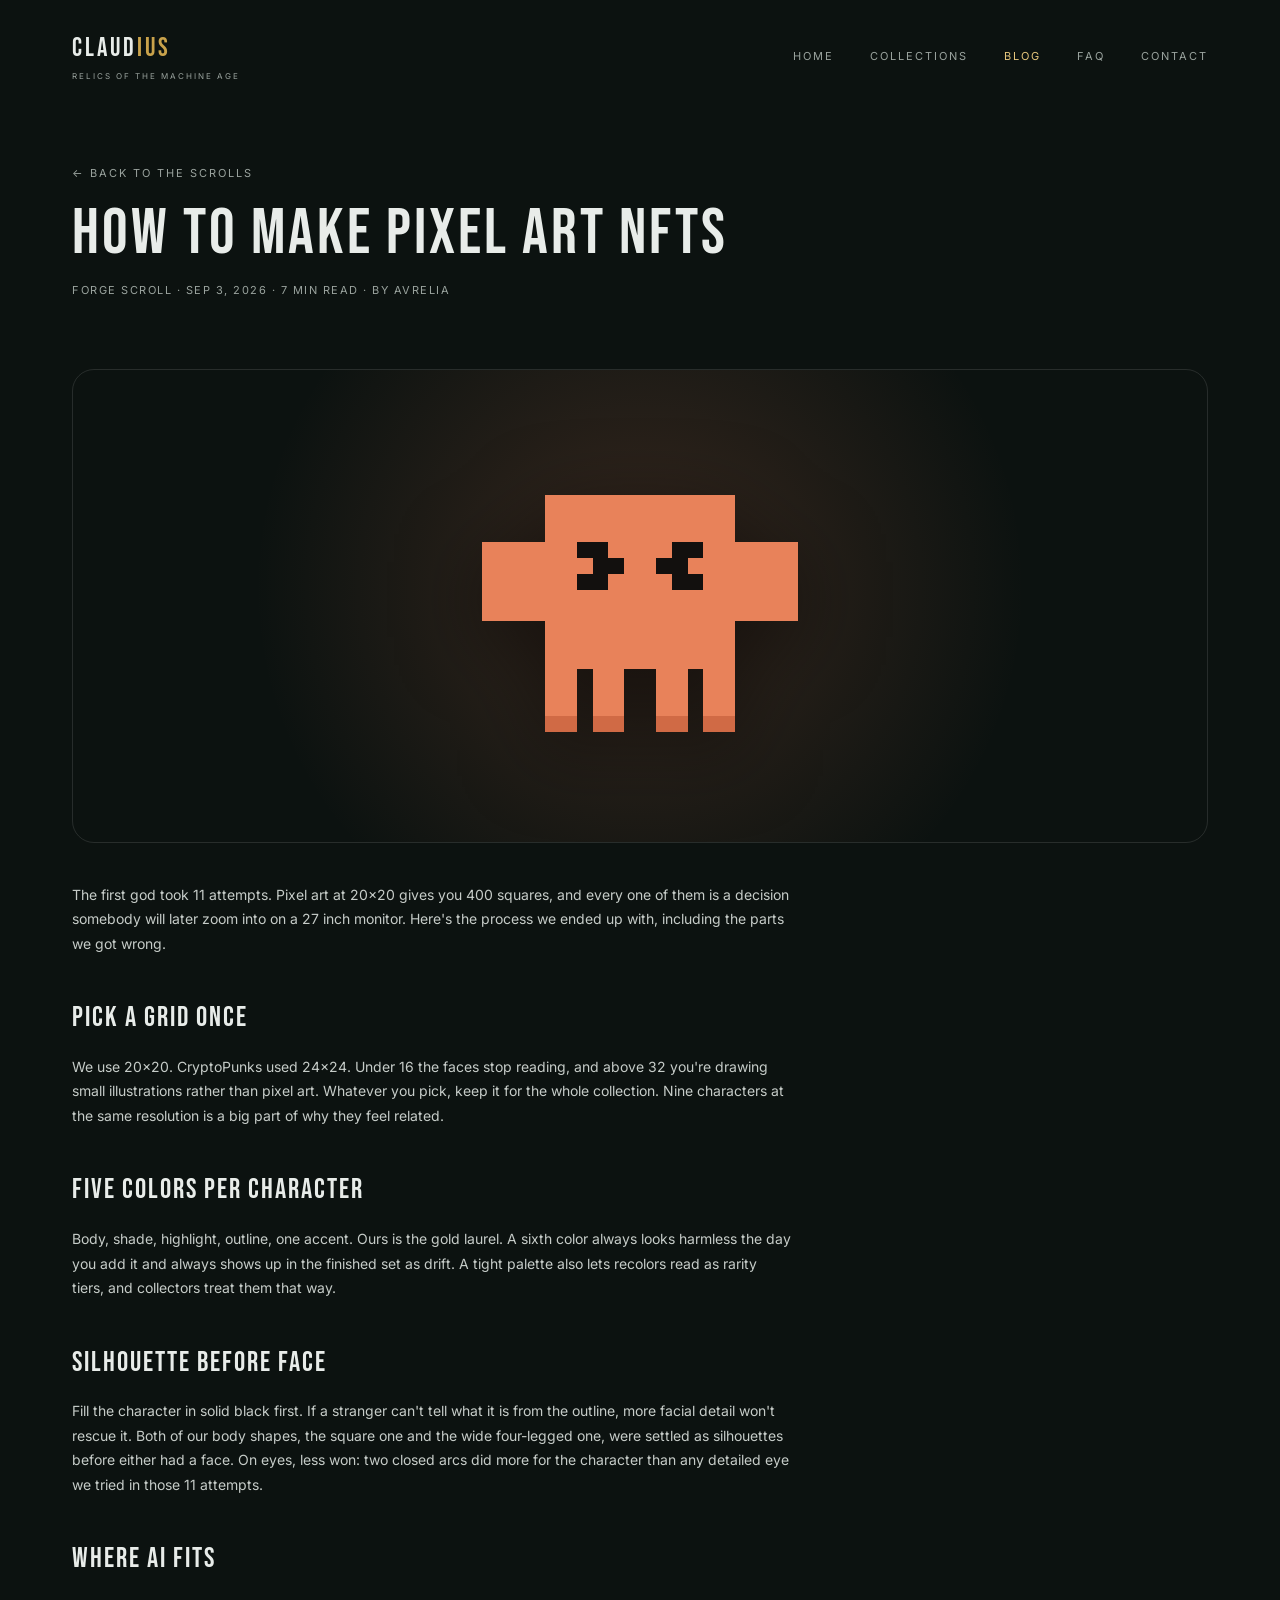
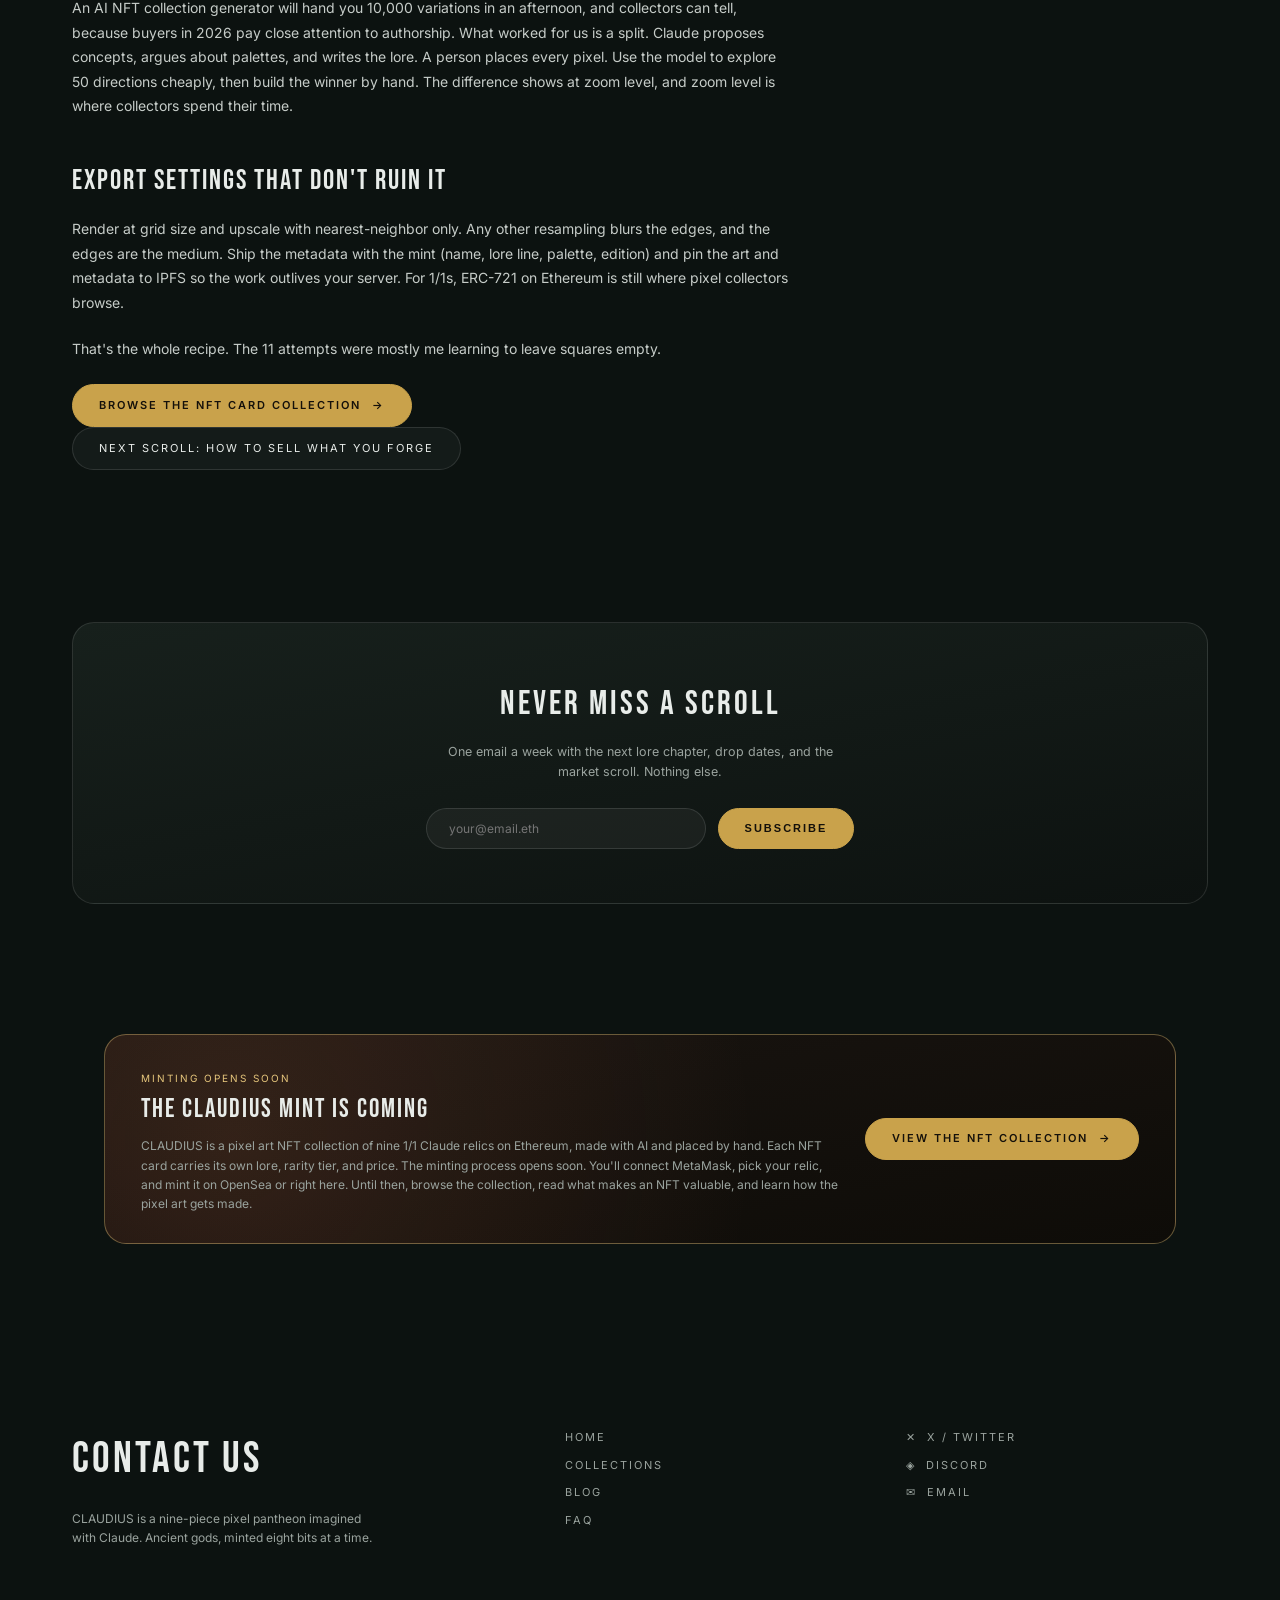
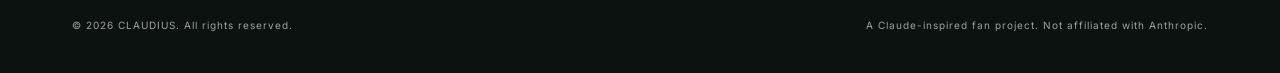
<file: how-to-make-pixel-art-nft.html>
<!DOCTYPE html>
<html lang="en">
<head>
<meta charset="UTF-8">
<meta name="viewport" content="width=device-width, initial-scale=1.0">
<meta name="google-site-verification" content="yPrkzp3wRXcX-7pPlYiv6WIlj3fbH4er3QyXhCbOI-c">
<title>How to Make Pixel Art NFTs, and Where AI Actually Fits | CLAUDIUS</title>
<meta name="description" content="How to make pixel art NFTs: grid size, a 5 color rule, silhouette-first drawing, and how to create an NFT collection with AI without generator spam.">
<link rel="preconnect" href="https://fonts.googleapis.com">
<link rel="preconnect" href="https://fonts.gstatic.com" crossorigin>
<link rel="stylesheet" href="https://fonts.googleapis.com/css2?family=Bebas+Neue&family=Inter:wght@400;500;600&display=swap" media="print" onload="this.media='all'">
<noscript><link rel="stylesheet" href="https://fonts.googleapis.com/css2?family=Bebas+Neue&family=Inter:wght@400;500;600&display=swap"></noscript>
<link rel="stylesheet" href="style.min.css">
<script type="application/ld+json">{"@context": "https://schema.org", "@type": "Article", "headline": "How To Make Pixel Art Nfts", "description": "How to make pixel art NFTs: grid size, a 5 color rule, silhouette-first drawing, and how to create an NFT collection with AI without generator spam.", "author": {"@type": "Organization", "name": "CLAUDIUS"}, "publisher": {"@type": "Organization", "name": "CLAUDIUS"}, "datePublished": "2026-09-03", "mainEntityOfPage": "https://claudius-one.vercel.app/how-to-make-pixel-art-nft"}</script>
<link rel="icon" href="/assets/favicon.svg" type="image/svg+xml">
<link rel="icon" href="/favicon.ico" sizes="32x32">
<link rel="canonical" href="https://claudius-one.vercel.app/how-to-make-pixel-art-nft">
<meta name="theme-color" content="#0c1210">
<meta property="og:site_name" content="CLAUDIUS">
<meta property="og:type" content="article">
<meta property="og:title" content="How to Make Pixel Art NFTs, and Where AI Actually Fits | CLAUDIUS">
<meta property="og:description" content="How to make pixel art NFTs: grid size, a 5 color rule, silhouette-first drawing, and how to create an NFT collection with AI without generator spam.">
<meta property="og:url" content="https://claudius-one.vercel.app/how-to-make-pixel-art-nft">
<meta name="twitter:card" content="summary">
</head>
<body>

<div class="wrap">
  <nav class="nav">
    <a class="logo" href="index.html">CLAUD<span>IUS</span><small>Relics of the Machine Age</small></a>
    <ul>
      <li><a href="index.html">Home</a></li>
      <li><a href="collections.html">Collections</a></li>
      <li><a href="blog.html" class="active">Blog</a></li>
      <li><a href="index.html#faq">FAQ</a></li>
      <li><a href="index.html#contact">Contact</a></li>
    </ul>
  </nav>
<main>

  <article>
    <header class="post-hero">
      <a class="back-link" href="blog.html">← Back to the scrolls</a>
      <h1>HOW TO MAKE PIXEL ART NFTS</h1>
      <div class="meta">Forge Scroll · Sep 3, 2026 · 7 min read · by Avrelia</div>
    </header>

    <div class="post-cover"><div class="pixel-claude" data-shape="clawd" data-variant="orange"><div class="glow"></div></div></div>

    <div class="post-body">
      <p>The first god took 11 attempts. Pixel art at 20x20 gives you 400 squares, and every one of them is a decision somebody will later zoom into on a 27 inch monitor. Here's the process we ended up with, including the parts we got wrong.</p>
      <h2>PICK A GRID ONCE</h2>
      <p>We use 20x20. CryptoPunks used 24x24. Under 16 the faces stop reading, and above 32 you're drawing small illustrations rather than pixel art. Whatever you pick, keep it for the whole collection. Nine characters at the same resolution is a big part of why they feel related.</p>
      <h2>FIVE COLORS PER CHARACTER</h2>
      <p>Body, shade, highlight, outline, one accent. Ours is the gold laurel. A sixth color always looks harmless the day you add it and always shows up in the finished set as drift. A tight palette also lets recolors read as rarity tiers, and collectors treat them that way.</p>
      <h2>SILHOUETTE BEFORE FACE</h2>
      <p>Fill the character in solid black first. If a stranger can't tell what it is from the outline, more facial detail won't rescue it. Both of our body shapes, the square one and the wide four-legged one, were settled as silhouettes before either had a face. On eyes, less won: two closed arcs did more for the character than any detailed eye we tried in those 11 attempts.</p>
      <h2>WHERE AI FITS</h2>
      <p>An AI NFT collection generator will hand you 10,000 variations in an afternoon, and collectors can tell, because buyers in 2026 pay close attention to authorship. What worked for us is a split. Claude proposes concepts, argues about palettes, and writes the lore. A person places every pixel. Use the model to explore 50 directions cheaply, then build the winner by hand. The difference shows at zoom level, and zoom level is where collectors spend their time.</p>
      <h2>EXPORT SETTINGS THAT DON'T RUIN IT</h2>
      <p>Render at grid size and upscale with nearest-neighbor only. Any other resampling blurs the edges, and the edges are the medium. Ship the metadata with the mint (name, lore line, palette, edition) and pin the art and metadata to IPFS so the work outlives your server. For 1/1s, ERC-721 on Ethereum is still where pixel collectors browse.</p>
      <p>That's the whole recipe. The 11 attempts were mostly me learning to leave squares empty.</p>
      <p><a class="btn gold" href="collections.html">Browse the NFT card collection <span class="arrow">→</span></a> &nbsp; <a class="btn" href="how-to-sell-pixel-art-nft.html">Next scroll: How to sell what you forge</a></p>
    </div>
  </article>

  <section class="newsletter">
    <div class="panel-box">
      <h2>NEVER MISS A SCROLL</h2>
      <p>One email a week with the next lore chapter, drop dates, and the market scroll. Nothing else.</p>
      <div class="nl-row">
        <input type="email" placeholder="your@email.eth" aria-label="Email address">
        <button class="btn gold">Subscribe</button>
      </div>
    </div>
  </section>

<section class="mint-banner">
  <div class="wrap"><div class="drop-banner">
    <div class="db-text">
      <span class="db-date">Minting opens soon</span>
      <h3>THE CLAUDIUS MINT IS COMING</h3>
      <p>CLAUDIUS is a pixel art NFT collection of nine 1/1 Claude relics on Ethereum, made with AI and placed by hand. Each NFT card carries its own lore, rarity tier, and price. The minting process opens soon. You'll connect MetaMask, pick your relic, and mint it on OpenSea or right here. Until then, browse the collection, read what makes an NFT valuable, and learn how the pixel art gets made.</p>
    </div>
    <a class="btn gold" href="collections.html">View the NFT collection <span class="arrow">→</span></a>
  </div></div>
</section>
</main>
</div>

<footer id="contact">
  <div class="wrap">
    <div class="footer-grid">
      <div><h2>CONTACT US</h2><p class="footer-blurb">CLAUDIUS is a nine-piece pixel pantheon imagined with Claude. Ancient gods, minted eight bits at a time.</p></div>
      <ul>
        <li><a href="index.html">Home</a></li>
        <li><a href="collections.html">Collections</a></li>
        <li><a href="blog.html">Blog</a></li>
        <li><a href="index.html#faq">FAQ</a></li>
      </ul>
      <ul>
        <li><a href="#" class="soon" data-toast="The X shrine opens with the Genesis drop.">✕ &nbsp;X / Twitter</a></li>
        <li><a href="#" class="soon" data-toast="The Discord agora opens with the Genesis drop.">◈ &nbsp;Discord</a></li>
        <li><a href="mailto:aitustmail@gmail.com">✉ &nbsp;Email</a></li>
      </ul>
    </div>
    <div class="footer-bottom">
      <span>© 2026 CLAUDIUS. All rights reserved.</span>
      <span>A Claude-inspired fan project. Not affiliated with Anthropic.</span>
    </div>
  </div>
</footer>

<script src="assets/pixel.js" defer></script>
<script src="assets/ui.js" defer></script>
</body>
</html>
</file>
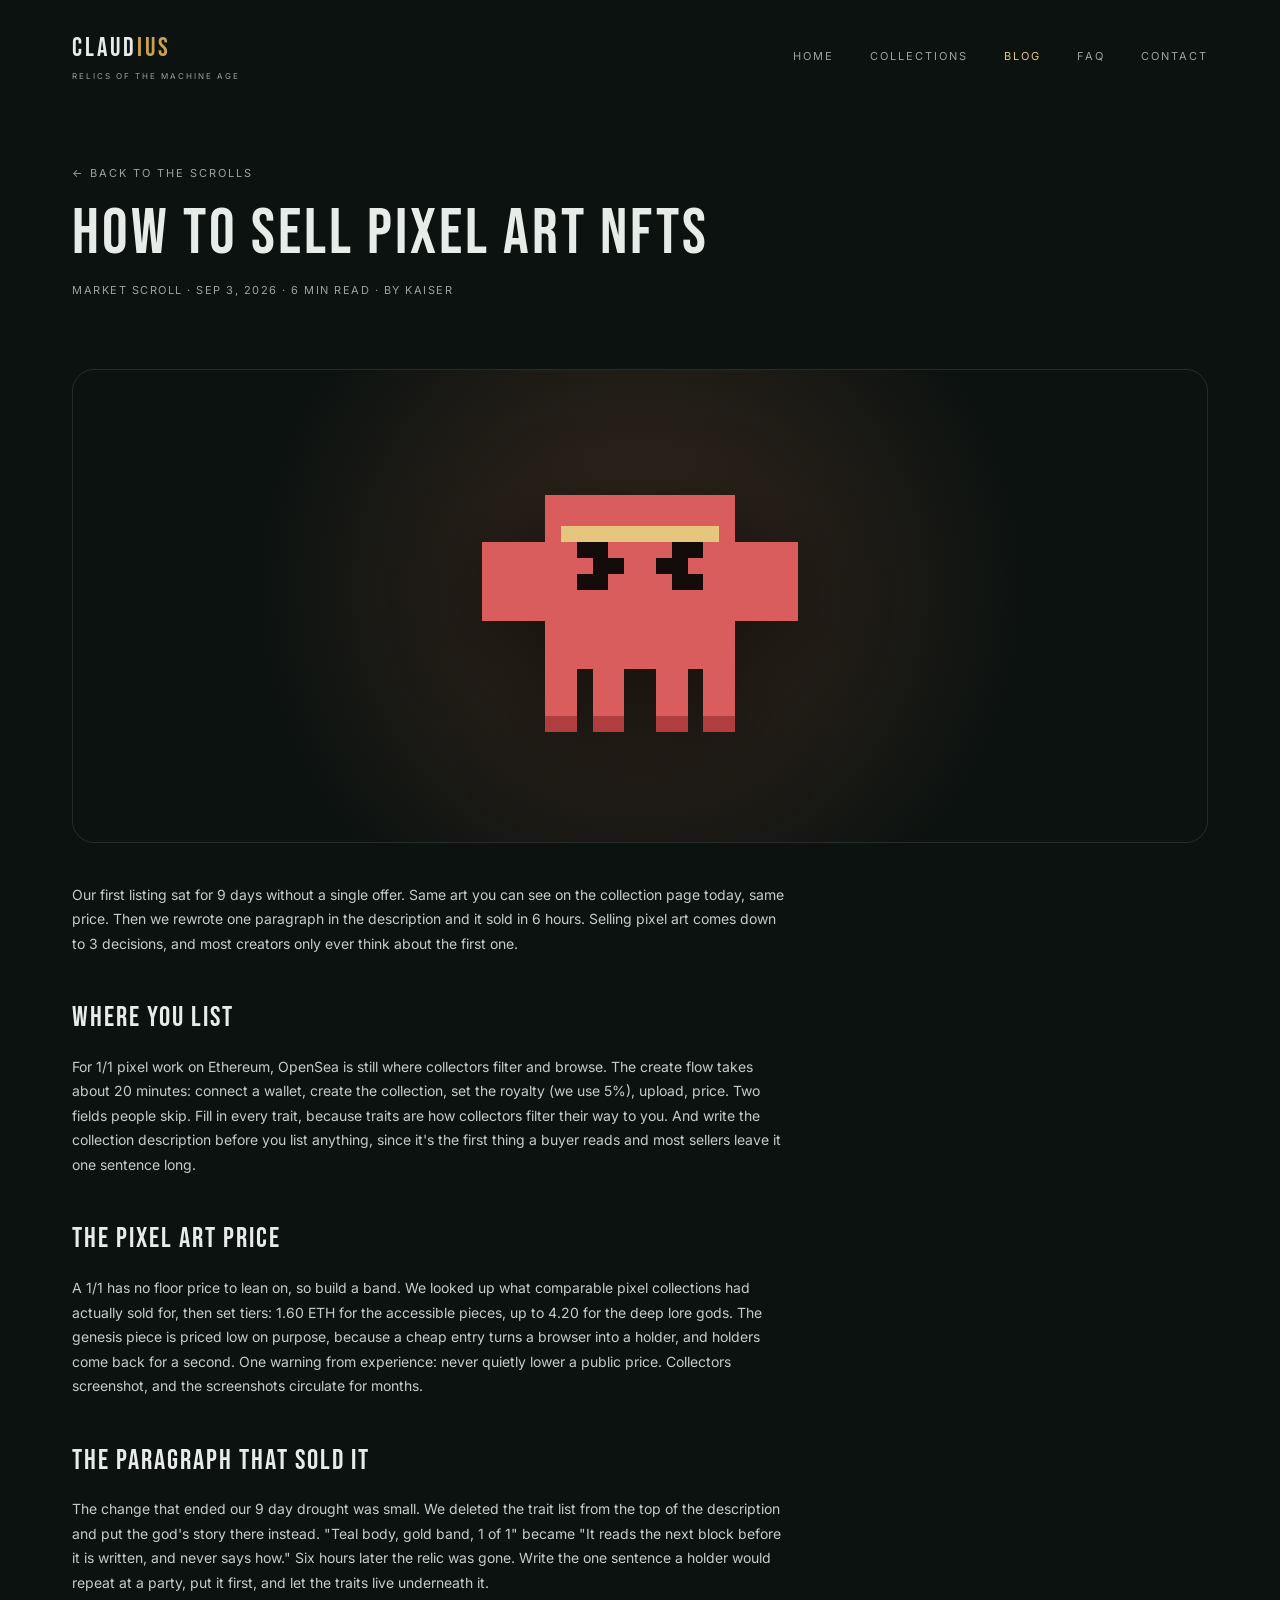
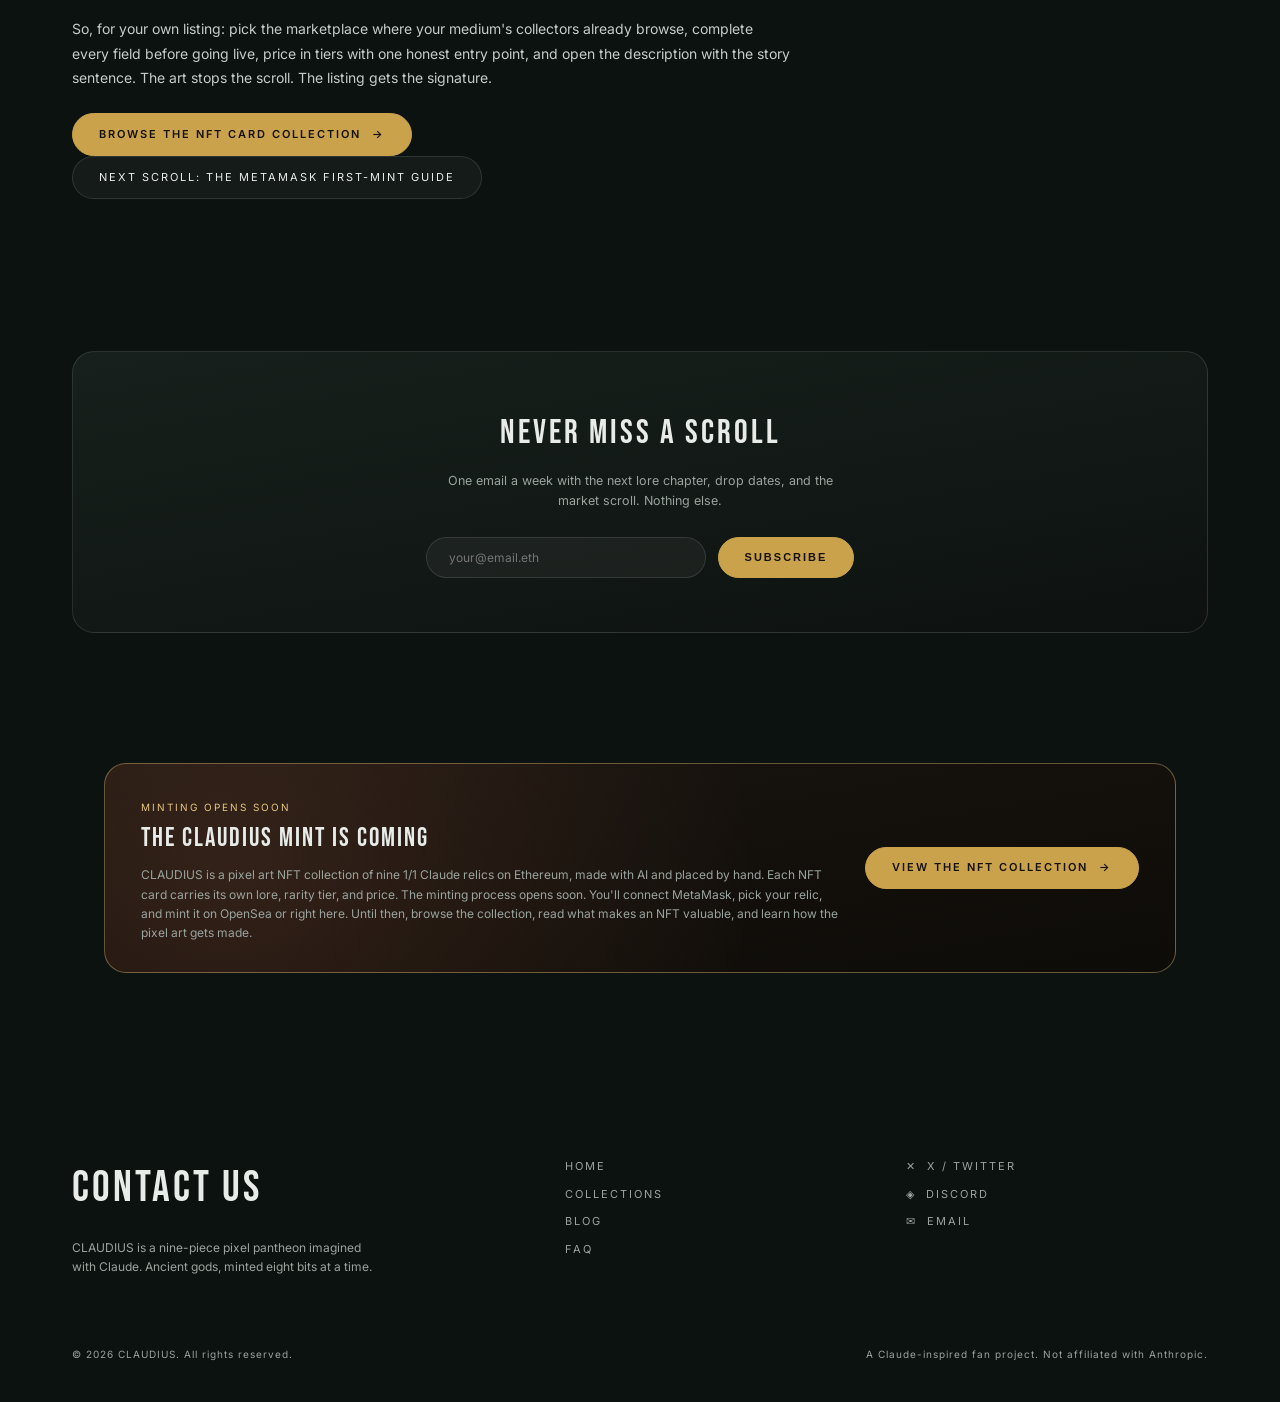
<file: how-to-sell-pixel-art-nft.html>
<!DOCTYPE html>
<html lang="en">
<head>
<meta charset="UTF-8">
<meta name="viewport" content="width=device-width, initial-scale=1.0">
<meta name="google-site-verification" content="yPrkzp3wRXcX-7pPlYiv6WIlj3fbH4er3QyXhCbOI-c">
<title>How to Sell Pixel Art NFTs: OpenSea Listings, Pricing and Story | CLAUDIUS</title>
<meta name="description" content="How to sell pixel art NFTs in 2026: the OpenSea create flow, setting a pixel art price band for 1/1s, and the description change that ended a 9 day drought.">
<link rel="preconnect" href="https://fonts.googleapis.com">
<link rel="preconnect" href="https://fonts.gstatic.com" crossorigin>
<link rel="stylesheet" href="https://fonts.googleapis.com/css2?family=Bebas+Neue&family=Inter:wght@400;500;600&display=swap" media="print" onload="this.media='all'">
<noscript><link rel="stylesheet" href="https://fonts.googleapis.com/css2?family=Bebas+Neue&family=Inter:wght@400;500;600&display=swap"></noscript>
<link rel="stylesheet" href="style.min.css">
<script type="application/ld+json">{"@context": "https://schema.org", "@type": "Article", "headline": "How To Sell Pixel Art Nfts", "description": "How to sell pixel art NFTs in 2026: the OpenSea create flow, setting a pixel art price band for 1/1s, and the description change that ended a 9 day drought.", "author": {"@type": "Organization", "name": "CLAUDIUS"}, "publisher": {"@type": "Organization", "name": "CLAUDIUS"}, "datePublished": "2026-09-03", "mainEntityOfPage": "https://claudius-one.vercel.app/how-to-sell-pixel-art-nft"}</script>
<link rel="icon" href="/assets/favicon.svg" type="image/svg+xml">
<link rel="icon" href="/favicon.ico" sizes="32x32">
<link rel="canonical" href="https://claudius-one.vercel.app/how-to-sell-pixel-art-nft">
<meta name="theme-color" content="#0c1210">
<meta property="og:site_name" content="CLAUDIUS">
<meta property="og:type" content="article">
<meta property="og:title" content="How to Sell Pixel Art NFTs: OpenSea Listings, Pricing and Story | CLAUDIUS">
<meta property="og:description" content="How to sell pixel art NFTs in 2026: the OpenSea create flow, setting a pixel art price band for 1/1s, and the description change that ended a 9 day drought.">
<meta property="og:url" content="https://claudius-one.vercel.app/how-to-sell-pixel-art-nft">
<meta name="twitter:card" content="summary">
</head>
<body>

<div class="wrap">
  <nav class="nav">
    <a class="logo" href="index.html">CLAUD<span>IUS</span><small>Relics of the Machine Age</small></a>
    <ul>
      <li><a href="index.html">Home</a></li>
      <li><a href="collections.html">Collections</a></li>
      <li><a href="blog.html" class="active">Blog</a></li>
      <li><a href="index.html#faq">FAQ</a></li>
      <li><a href="index.html#contact">Contact</a></li>
    </ul>
  </nav>
<main>

  <article>
    <header class="post-hero">
      <a class="back-link" href="blog.html">← Back to the scrolls</a>
      <h1>HOW TO SELL PIXEL ART NFTS</h1>
      <div class="meta">Market Scroll · Sep 3, 2026 · 6 min read · by Kaiser</div>
    </header>

    <div class="post-cover"><div class="pixel-claude" data-shape="clawd" data-variant="crimson"><div class="glow"></div></div></div>

    <div class="post-body">
      <p>Our first listing sat for 9 days without a single offer. Same art you can see on the collection page today, same price. Then we rewrote one paragraph in the description and it sold in 6 hours. Selling pixel art comes down to 3 decisions, and most creators only ever think about the first one.</p>
      <h2>WHERE YOU LIST</h2>
      <p>For 1/1 pixel work on Ethereum, OpenSea is still where collectors filter and browse. The create flow takes about 20 minutes: connect a wallet, create the collection, set the royalty (we use 5%), upload, price. Two fields people skip. Fill in every trait, because traits are how collectors filter their way to you. And write the collection description before you list anything, since it's the first thing a buyer reads and most sellers leave it one sentence long.</p>
      <h2>THE PIXEL ART PRICE</h2>
      <p>A 1/1 has no floor price to lean on, so build a band. We looked up what comparable pixel collections had actually sold for, then set tiers: 1.60 ETH for the accessible pieces, up to 4.20 for the deep lore gods. The genesis piece is priced low on purpose, because a cheap entry turns a browser into a holder, and holders come back for a second. One warning from experience: never quietly lower a public price. Collectors screenshot, and the screenshots circulate for months.</p>
      <h2>THE PARAGRAPH THAT SOLD IT</h2>
      <p>The change that ended our 9 day drought was small. We deleted the trait list from the top of the description and put the god's story there instead. "Teal body, gold band, 1 of 1" became "It reads the next block before it is written, and never says how." Six hours later the relic was gone. Write the one sentence a holder would repeat at a party, put it first, and let the traits live underneath it.</p>
      <p>So, for your own listing: pick the marketplace where your medium's collectors already browse, complete every field before going live, price in tiers with one honest entry point, and open the description with the story sentence. The art stops the scroll. The listing gets the signature.</p>
      <p><a class="btn gold" href="collections.html">Browse the NFT card collection <span class="arrow">→</span></a> &nbsp; <a class="btn" href="metamask-nft-guide.html">Next scroll: The MetaMask first-mint guide</a></p>
    </div>
  </article>

  <section class="newsletter">
    <div class="panel-box">
      <h2>NEVER MISS A SCROLL</h2>
      <p>One email a week with the next lore chapter, drop dates, and the market scroll. Nothing else.</p>
      <div class="nl-row">
        <input type="email" placeholder="your@email.eth" aria-label="Email address">
        <button class="btn gold">Subscribe</button>
      </div>
    </div>
  </section>

<section class="mint-banner">
  <div class="wrap"><div class="drop-banner">
    <div class="db-text">
      <span class="db-date">Minting opens soon</span>
      <h3>THE CLAUDIUS MINT IS COMING</h3>
      <p>CLAUDIUS is a pixel art NFT collection of nine 1/1 Claude relics on Ethereum, made with AI and placed by hand. Each NFT card carries its own lore, rarity tier, and price. The minting process opens soon. You'll connect MetaMask, pick your relic, and mint it on OpenSea or right here. Until then, browse the collection, read what makes an NFT valuable, and learn how the pixel art gets made.</p>
    </div>
    <a class="btn gold" href="collections.html">View the NFT collection <span class="arrow">→</span></a>
  </div></div>
</section>
</main>
</div>

<footer id="contact">
  <div class="wrap">
    <div class="footer-grid">
      <div><h2>CONTACT US</h2><p class="footer-blurb">CLAUDIUS is a nine-piece pixel pantheon imagined with Claude. Ancient gods, minted eight bits at a time.</p></div>
      <ul>
        <li><a href="index.html">Home</a></li>
        <li><a href="collections.html">Collections</a></li>
        <li><a href="blog.html">Blog</a></li>
        <li><a href="index.html#faq">FAQ</a></li>
      </ul>
      <ul>
        <li><a href="#" class="soon" data-toast="The X shrine opens with the Genesis drop.">✕ &nbsp;X / Twitter</a></li>
        <li><a href="#" class="soon" data-toast="The Discord agora opens with the Genesis drop.">◈ &nbsp;Discord</a></li>
        <li><a href="mailto:aitustmail@gmail.com">✉ &nbsp;Email</a></li>
      </ul>
    </div>
    <div class="footer-bottom">
      <span>© 2026 CLAUDIUS. All rights reserved.</span>
      <span>A Claude-inspired fan project. Not affiliated with Anthropic.</span>
    </div>
  </div>
</footer>

<script src="assets/pixel.js" defer></script>
<script src="assets/ui.js" defer></script>
</body>
</html>
</file>
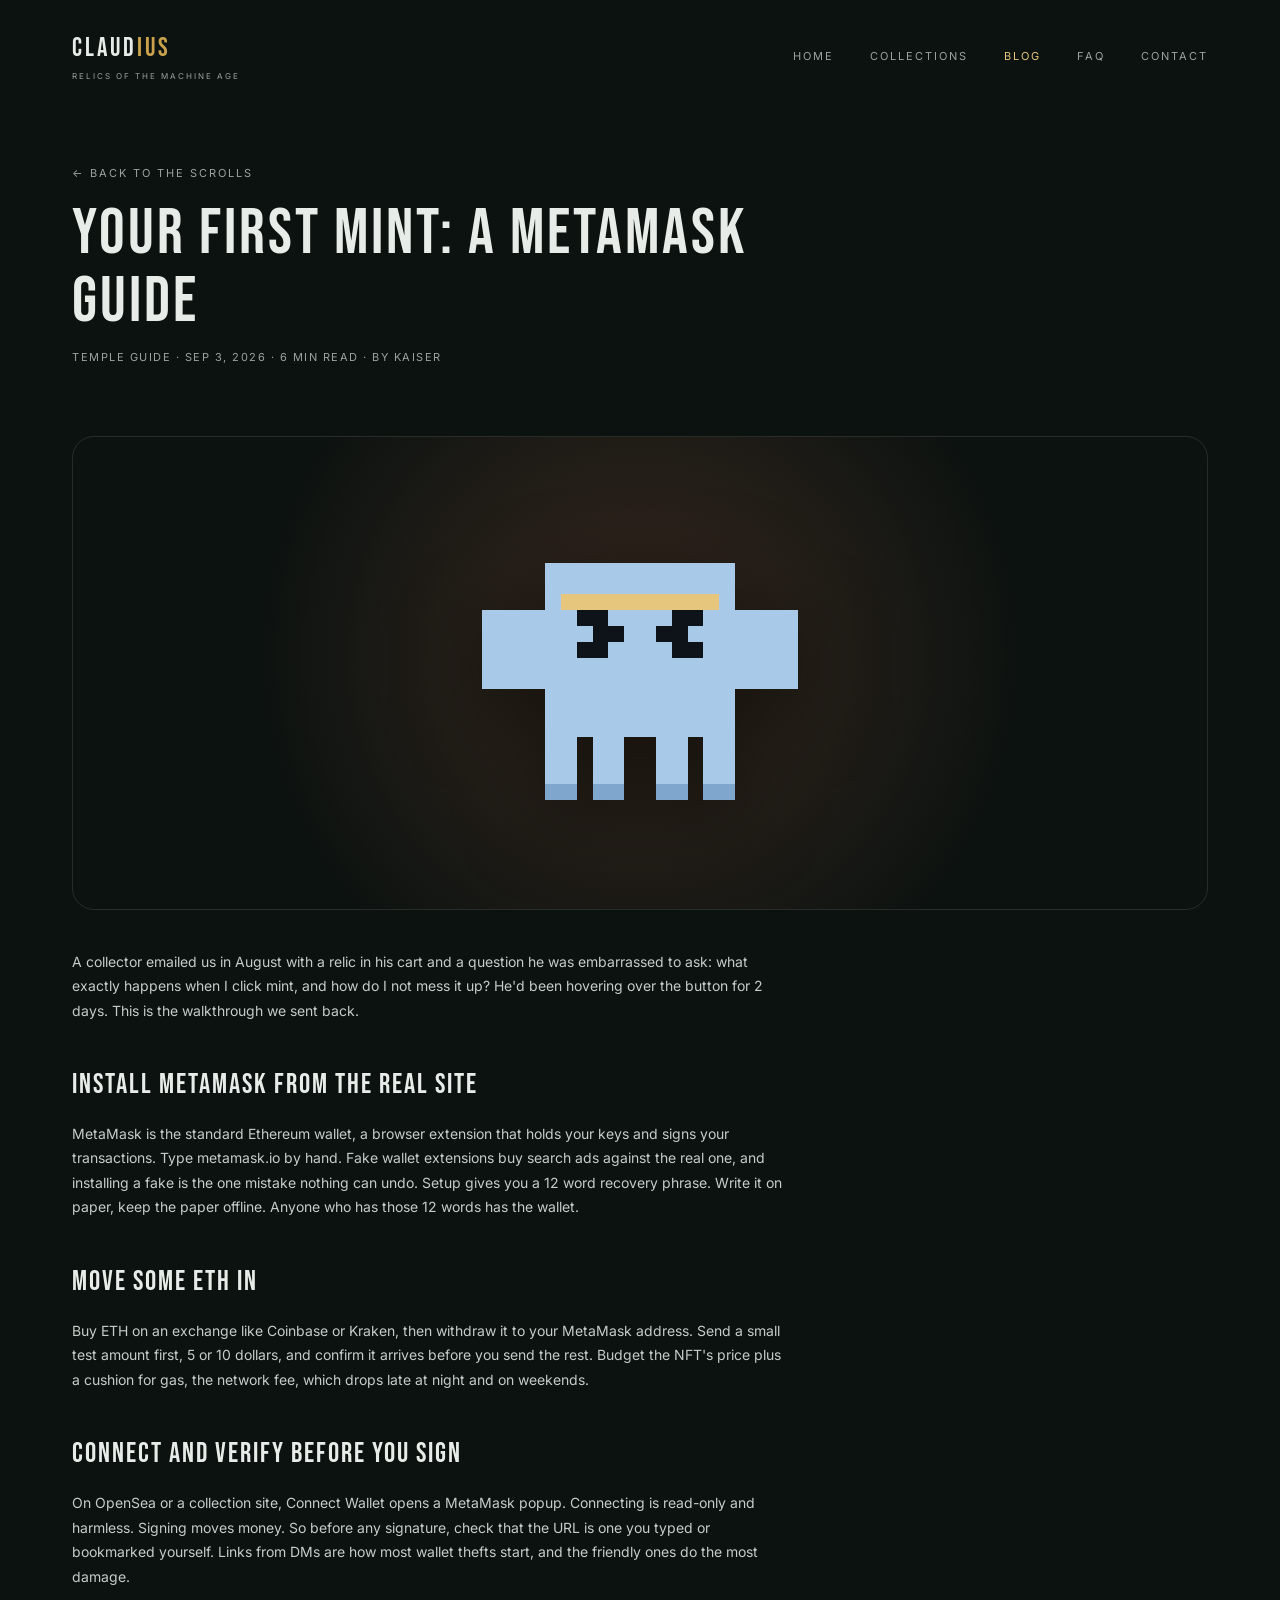
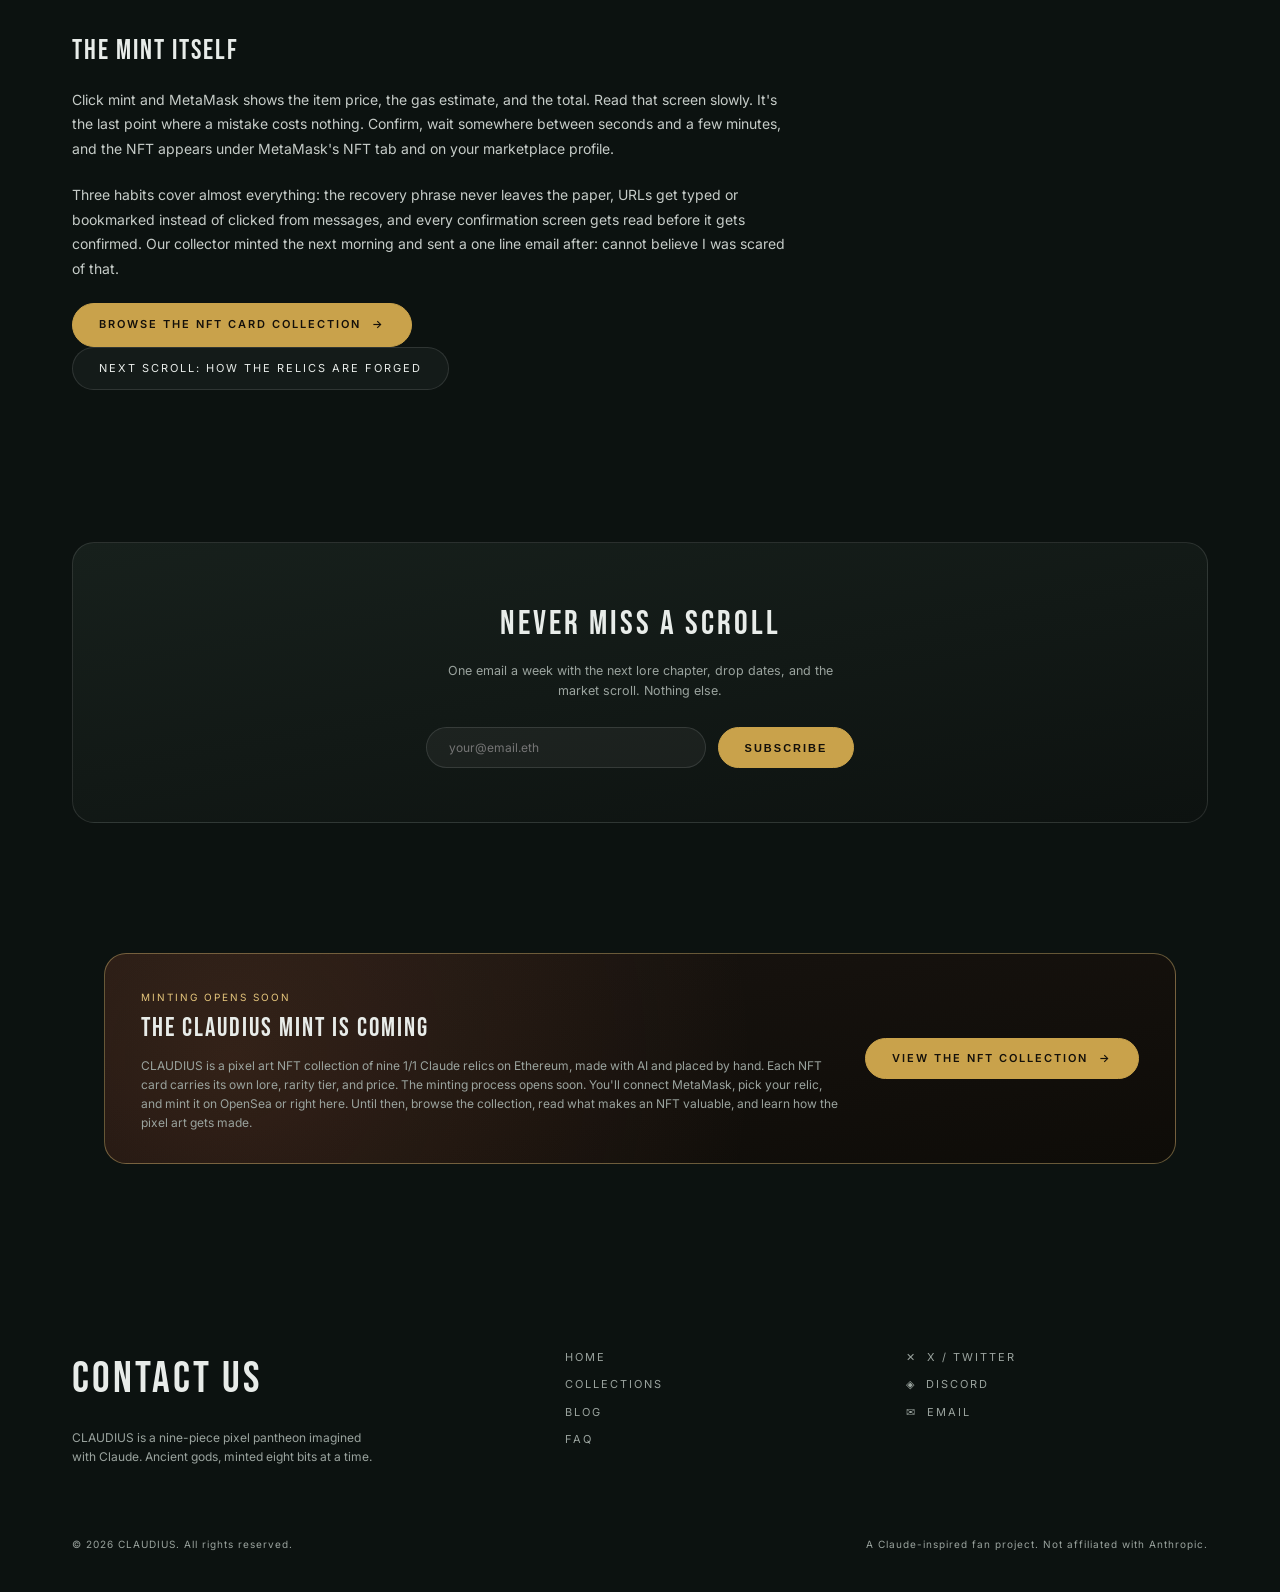
<file: metamask-nft-guide.html>
<!DOCTYPE html>
<html lang="en">
<head>
<meta charset="UTF-8">
<meta name="viewport" content="width=device-width, initial-scale=1.0">
<meta name="google-site-verification" content="yPrkzp3wRXcX-7pPlYiv6WIlj3fbH4er3QyXhCbOI-c">
<title>MetaMask for Your First NFT: a 10 Minute Safe-Mint Guide | CLAUDIUS</title>
<meta name="description" content="A MetaMask beginner's guide to buying your first NFT on Ethereum: wallet setup, funding, gas, OpenSea, and the 3 habits that prevent expensive mistakes.">
<link rel="preconnect" href="https://fonts.googleapis.com">
<link rel="preconnect" href="https://fonts.gstatic.com" crossorigin>
<link rel="stylesheet" href="https://fonts.googleapis.com/css2?family=Bebas+Neue&family=Inter:wght@400;500;600&display=swap" media="print" onload="this.media='all'">
<noscript><link rel="stylesheet" href="https://fonts.googleapis.com/css2?family=Bebas+Neue&family=Inter:wght@400;500;600&display=swap"></noscript>
<link rel="stylesheet" href="style.min.css">
<script type="application/ld+json">{"@context": "https://schema.org", "@type": "Article", "headline": "Your First Mint: A Metamask Guide", "description": "A MetaMask beginner's guide to buying your first NFT on Ethereum: wallet setup, funding, gas, OpenSea, and the 3 habits that prevent expensive mistakes.", "author": {"@type": "Organization", "name": "CLAUDIUS"}, "publisher": {"@type": "Organization", "name": "CLAUDIUS"}, "datePublished": "2026-09-03", "mainEntityOfPage": "https://claudius-one.vercel.app/metamask-nft-guide"}</script>
<link rel="icon" href="/assets/favicon.svg" type="image/svg+xml">
<link rel="icon" href="/favicon.ico" sizes="32x32">
<link rel="canonical" href="https://claudius-one.vercel.app/metamask-nft-guide">
<meta name="theme-color" content="#0c1210">
<meta property="og:site_name" content="CLAUDIUS">
<meta property="og:type" content="article">
<meta property="og:title" content="MetaMask for Your First NFT: a 10 Minute Safe-Mint Guide | CLAUDIUS">
<meta property="og:description" content="A MetaMask beginner's guide to buying your first NFT on Ethereum: wallet setup, funding, gas, OpenSea, and the 3 habits that prevent expensive mistakes.">
<meta property="og:url" content="https://claudius-one.vercel.app/metamask-nft-guide">
<meta name="twitter:card" content="summary">
</head>
<body>

<div class="wrap">
  <nav class="nav">
    <a class="logo" href="index.html">CLAUD<span>IUS</span><small>Relics of the Machine Age</small></a>
    <ul>
      <li><a href="index.html">Home</a></li>
      <li><a href="collections.html">Collections</a></li>
      <li><a href="blog.html" class="active">Blog</a></li>
      <li><a href="index.html#faq">FAQ</a></li>
      <li><a href="index.html#contact">Contact</a></li>
    </ul>
  </nav>
<main>

  <article>
    <header class="post-hero">
      <a class="back-link" href="blog.html">← Back to the scrolls</a>
      <h1>YOUR FIRST MINT: A METAMASK GUIDE</h1>
      <div class="meta">Temple Guide · Sep 3, 2026 · 6 min read · by Kaiser</div>
    </header>

    <div class="post-cover"><div class="pixel-claude" data-shape="clawd" data-variant="ice"><div class="glow"></div></div></div>

    <div class="post-body">
      <p>A collector emailed us in August with a relic in his cart and a question he was embarrassed to ask: what exactly happens when I click mint, and how do I not mess it up? He'd been hovering over the button for 2 days. This is the walkthrough we sent back.</p>
      <h2>INSTALL METAMASK FROM THE REAL SITE</h2>
      <p>MetaMask is the standard Ethereum wallet, a browser extension that holds your keys and signs your transactions. Type metamask.io by hand. Fake wallet extensions buy search ads against the real one, and installing a fake is the one mistake nothing can undo. Setup gives you a 12 word recovery phrase. Write it on paper, keep the paper offline. Anyone who has those 12 words has the wallet.</p>
      <h2>MOVE SOME ETH IN</h2>
      <p>Buy ETH on an exchange like Coinbase or Kraken, then withdraw it to your MetaMask address. Send a small test amount first, 5 or 10 dollars, and confirm it arrives before you send the rest. Budget the NFT's price plus a cushion for gas, the network fee, which drops late at night and on weekends.</p>
      <h2>CONNECT AND VERIFY BEFORE YOU SIGN</h2>
      <p>On OpenSea or a collection site, Connect Wallet opens a MetaMask popup. Connecting is read-only and harmless. Signing moves money. So before any signature, check that the URL is one you typed or bookmarked yourself. Links from DMs are how most wallet thefts start, and the friendly ones do the most damage.</p>
      <h2>THE MINT ITSELF</h2>
      <p>Click mint and MetaMask shows the item price, the gas estimate, and the total. Read that screen slowly. It's the last point where a mistake costs nothing. Confirm, wait somewhere between seconds and a few minutes, and the NFT appears under MetaMask's NFT tab and on your marketplace profile.</p>
      <p>Three habits cover almost everything: the recovery phrase never leaves the paper, URLs get typed or bookmarked instead of clicked from messages, and every confirmation screen gets read before it gets confirmed. Our collector minted the next morning and sent a one line email after: cannot believe I was scared of that.</p>
      <p><a class="btn gold" href="collections.html">Browse the NFT card collection <span class="arrow">→</span></a> &nbsp; <a class="btn" href="how-to-make-pixel-art-nft.html">Next scroll: How the relics are forged</a></p>
    </div>
  </article>

  <section class="newsletter">
    <div class="panel-box">
      <h2>NEVER MISS A SCROLL</h2>
      <p>One email a week with the next lore chapter, drop dates, and the market scroll. Nothing else.</p>
      <div class="nl-row">
        <input type="email" placeholder="your@email.eth" aria-label="Email address">
        <button class="btn gold">Subscribe</button>
      </div>
    </div>
  </section>

<section class="mint-banner">
  <div class="wrap"><div class="drop-banner">
    <div class="db-text">
      <span class="db-date">Minting opens soon</span>
      <h3>THE CLAUDIUS MINT IS COMING</h3>
      <p>CLAUDIUS is a pixel art NFT collection of nine 1/1 Claude relics on Ethereum, made with AI and placed by hand. Each NFT card carries its own lore, rarity tier, and price. The minting process opens soon. You'll connect MetaMask, pick your relic, and mint it on OpenSea or right here. Until then, browse the collection, read what makes an NFT valuable, and learn how the pixel art gets made.</p>
    </div>
    <a class="btn gold" href="collections.html">View the NFT collection <span class="arrow">→</span></a>
  </div></div>
</section>
</main>
</div>

<footer id="contact">
  <div class="wrap">
    <div class="footer-grid">
      <div><h2>CONTACT US</h2><p class="footer-blurb">CLAUDIUS is a nine-piece pixel pantheon imagined with Claude. Ancient gods, minted eight bits at a time.</p></div>
      <ul>
        <li><a href="index.html">Home</a></li>
        <li><a href="collections.html">Collections</a></li>
        <li><a href="blog.html">Blog</a></li>
        <li><a href="index.html#faq">FAQ</a></li>
      </ul>
      <ul>
        <li><a href="#" class="soon" data-toast="The X shrine opens with the Genesis drop.">✕ &nbsp;X / Twitter</a></li>
        <li><a href="#" class="soon" data-toast="The Discord agora opens with the Genesis drop.">◈ &nbsp;Discord</a></li>
        <li><a href="mailto:aitustmail@gmail.com">✉ &nbsp;Email</a></li>
      </ul>
    </div>
    <div class="footer-bottom">
      <span>© 2026 CLAUDIUS. All rights reserved.</span>
      <span>A Claude-inspired fan project. Not affiliated with Anthropic.</span>
    </div>
  </div>
</footer>

<script src="assets/pixel.js" defer></script>
<script src="assets/ui.js" defer></script>
</body>
</html>
</file>
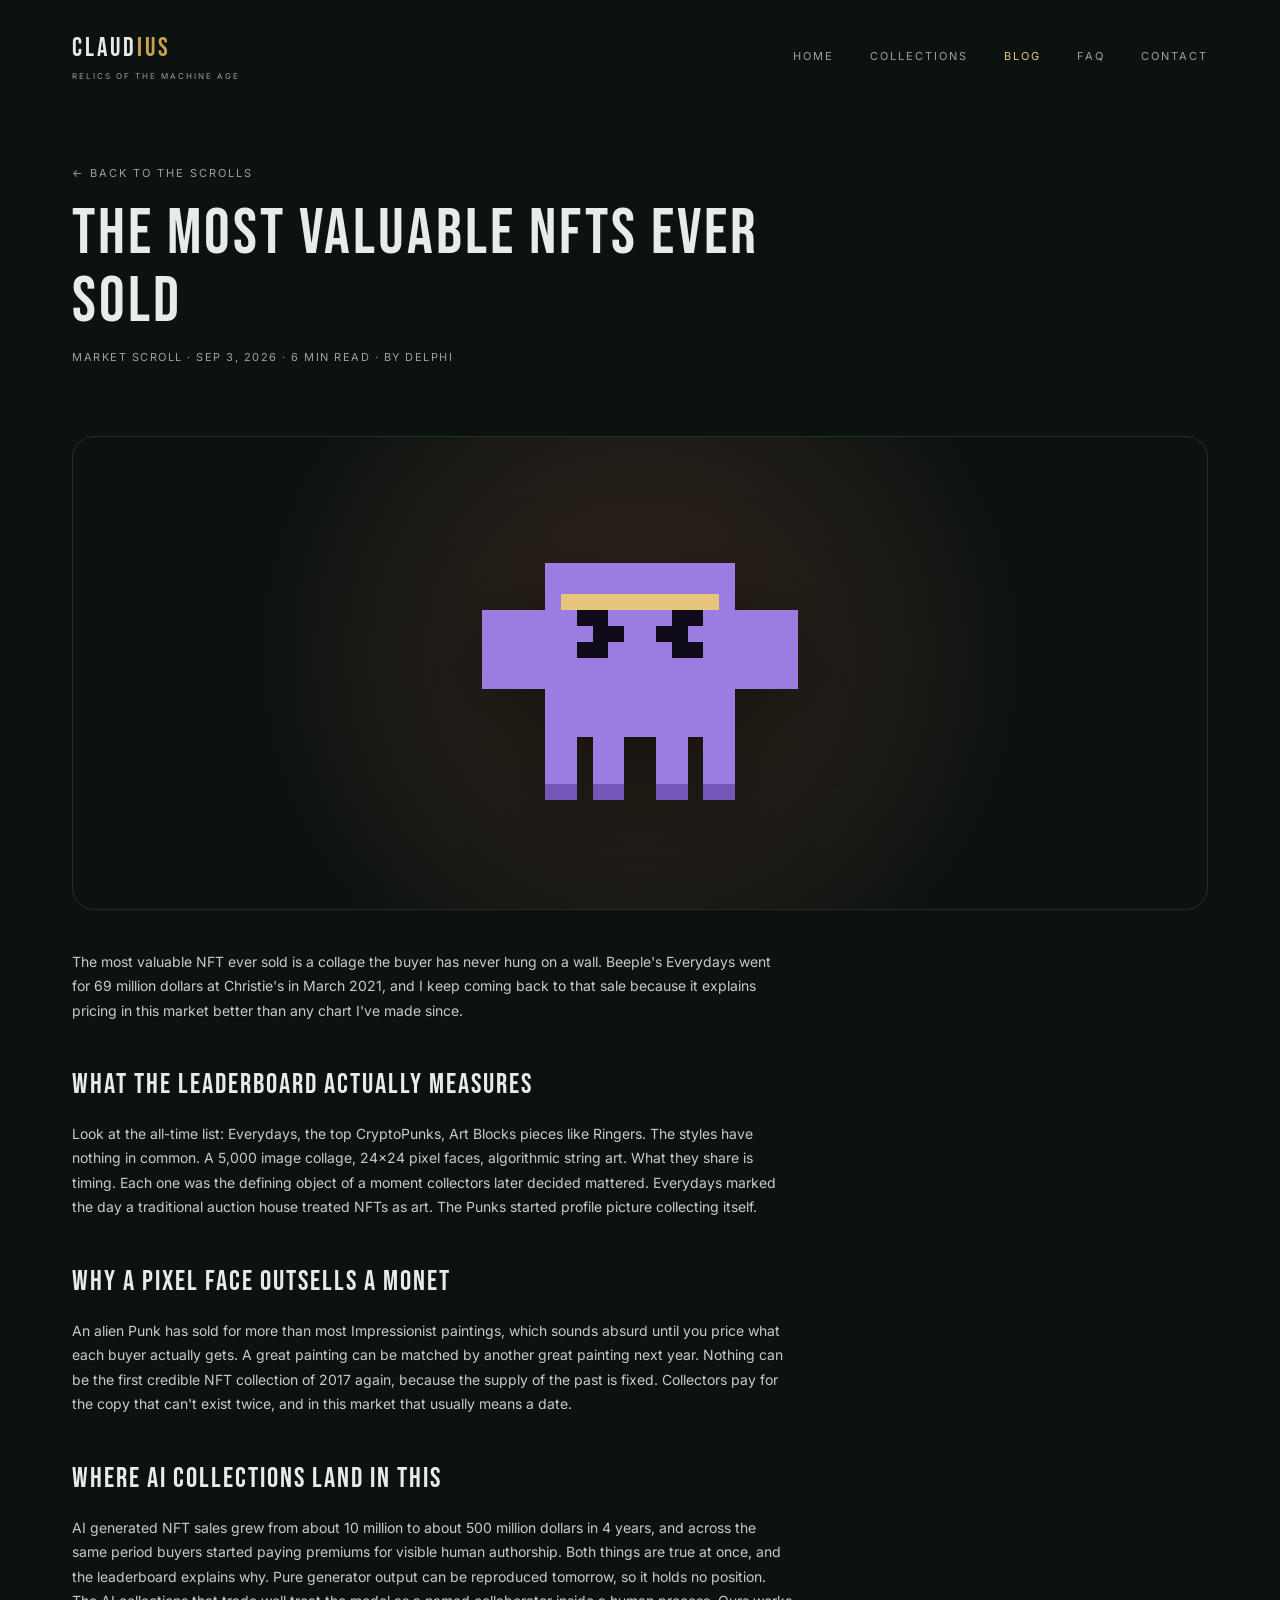
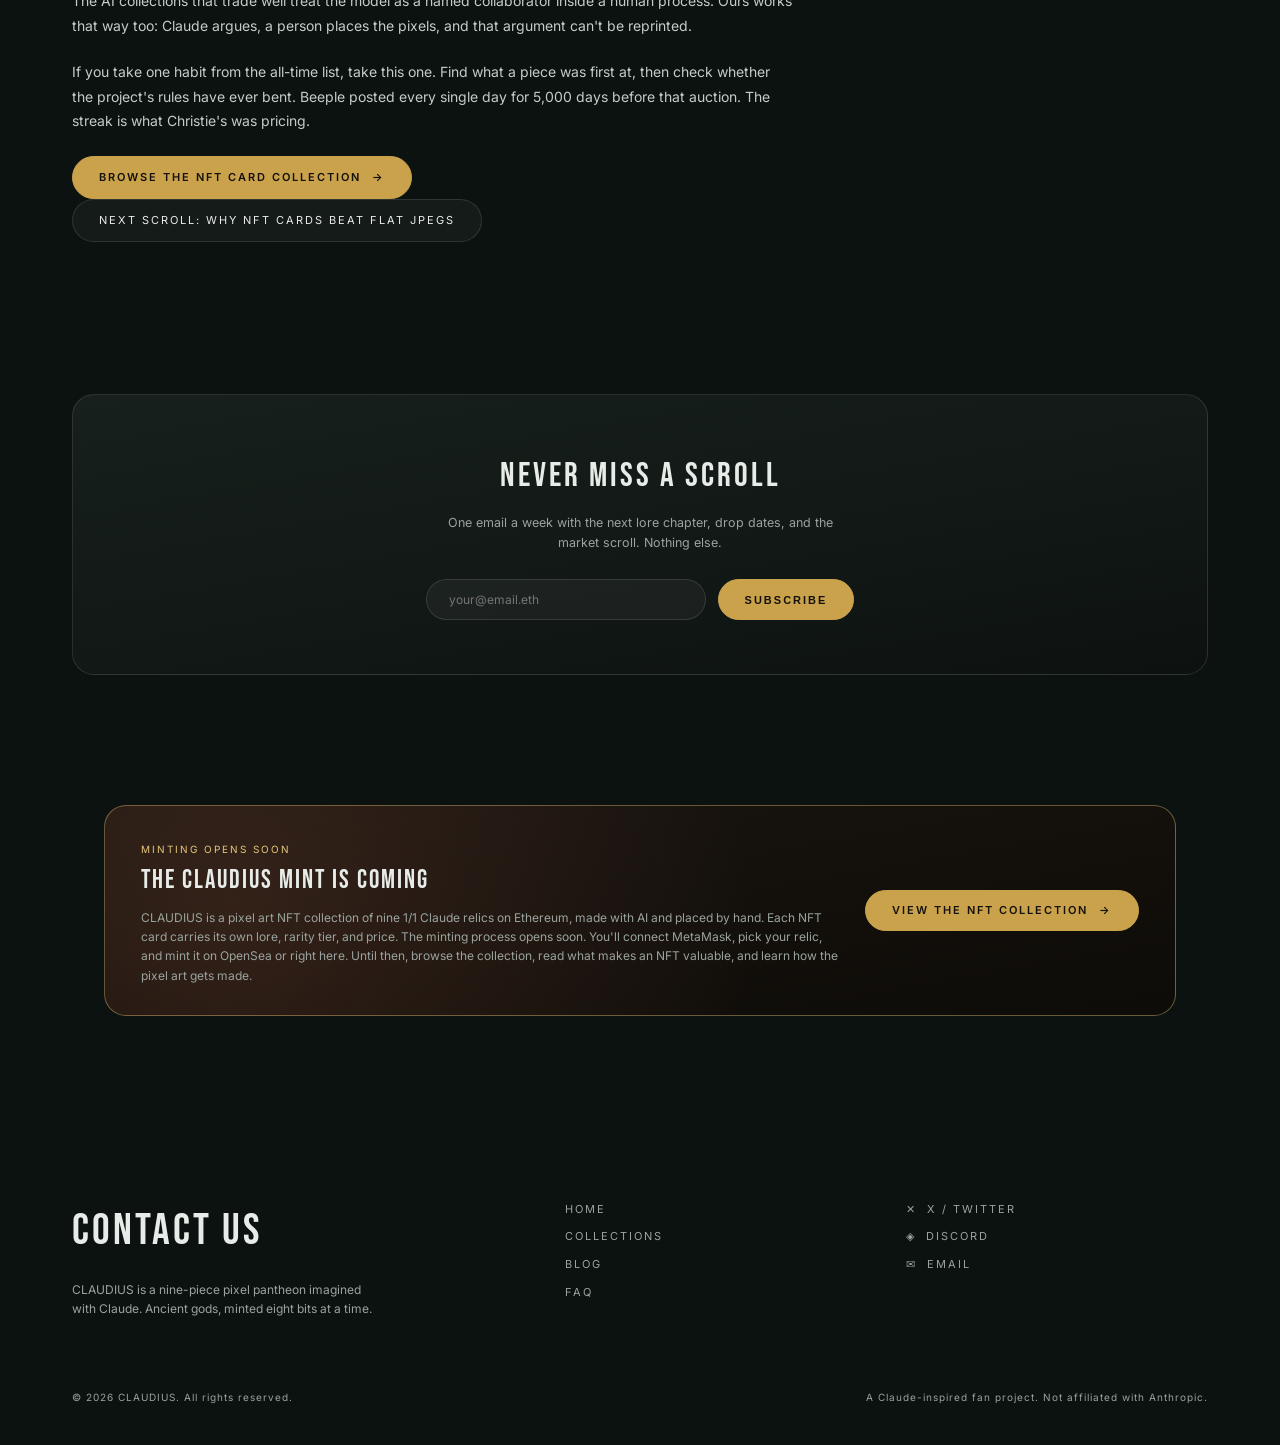
<file: most-valuable-nft.html>
<!DOCTYPE html>
<html lang="en">
<head>
<meta charset="UTF-8">
<meta name="viewport" content="width=device-width, initial-scale=1.0">
<meta name="google-site-verification" content="yPrkzp3wRXcX-7pPlYiv6WIlj3fbH4er3QyXhCbOI-c">
<title>The Most Valuable NFTs Ever Sold, and the Pattern They Share | CLAUDIUS</title>
<meta name="description" content="From Beeple's 69 million dollar collage to alien CryptoPunks: what the most valuable NFT collectibles have in common, and where AI collections fit in 2026.">
<link rel="preconnect" href="https://fonts.googleapis.com">
<link rel="preconnect" href="https://fonts.gstatic.com" crossorigin>
<link rel="stylesheet" href="https://fonts.googleapis.com/css2?family=Bebas+Neue&family=Inter:wght@400;500;600&display=swap" media="print" onload="this.media='all'">
<noscript><link rel="stylesheet" href="https://fonts.googleapis.com/css2?family=Bebas+Neue&family=Inter:wght@400;500;600&display=swap"></noscript>
<link rel="stylesheet" href="style.min.css">
<script type="application/ld+json">{"@context": "https://schema.org", "@type": "Article", "headline": "The Most Valuable Nfts Ever Sold", "description": "From Beeple's 69 million dollar collage to alien CryptoPunks: what the most valuable NFT collectibles have in common, and where AI collections fit in 2026.", "author": {"@type": "Organization", "name": "CLAUDIUS"}, "publisher": {"@type": "Organization", "name": "CLAUDIUS"}, "datePublished": "2026-09-03", "mainEntityOfPage": "https://claudius-one.vercel.app/most-valuable-nft"}</script>
<link rel="icon" href="/assets/favicon.svg" type="image/svg+xml">
<link rel="icon" href="/favicon.ico" sizes="32x32">
<link rel="canonical" href="https://claudius-one.vercel.app/most-valuable-nft">
<meta name="theme-color" content="#0c1210">
<meta property="og:site_name" content="CLAUDIUS">
<meta property="og:type" content="article">
<meta property="og:title" content="The Most Valuable NFTs Ever Sold, and the Pattern They Share | CLAUDIUS">
<meta property="og:description" content="From Beeple's 69 million dollar collage to alien CryptoPunks: what the most valuable NFT collectibles have in common, and where AI collections fit in 2026.">
<meta property="og:url" content="https://claudius-one.vercel.app/most-valuable-nft">
<meta name="twitter:card" content="summary">
</head>
<body>

<div class="wrap">
  <nav class="nav">
    <a class="logo" href="index.html">CLAUD<span>IUS</span><small>Relics of the Machine Age</small></a>
    <ul>
      <li><a href="index.html">Home</a></li>
      <li><a href="collections.html">Collections</a></li>
      <li><a href="blog.html" class="active">Blog</a></li>
      <li><a href="index.html#faq">FAQ</a></li>
      <li><a href="index.html#contact">Contact</a></li>
    </ul>
  </nav>
<main>

  <article>
    <header class="post-hero">
      <a class="back-link" href="blog.html">← Back to the scrolls</a>
      <h1>THE MOST VALUABLE NFTS EVER SOLD</h1>
      <div class="meta">Market Scroll · Sep 3, 2026 · 6 min read · by Delphi</div>
    </header>

    <div class="post-cover"><div class="pixel-claude" data-shape="clawd" data-variant="royal"><div class="glow"></div></div></div>

    <div class="post-body">
      <p>The most valuable NFT ever sold is a collage the buyer has never hung on a wall. Beeple's Everydays went for 69 million dollars at Christie's in March 2021, and I keep coming back to that sale because it explains pricing in this market better than any chart I've made since.</p>
      <h2>WHAT THE LEADERBOARD ACTUALLY MEASURES</h2>
      <p>Look at the all-time list: Everydays, the top CryptoPunks, Art Blocks pieces like Ringers. The styles have nothing in common. A 5,000 image collage, 24x24 pixel faces, algorithmic string art. What they share is timing. Each one was the defining object of a moment collectors later decided mattered. Everydays marked the day a traditional auction house treated NFTs as art. The Punks started profile picture collecting itself.</p>
      <h2>WHY A PIXEL FACE OUTSELLS A MONET</h2>
      <p>An alien Punk has sold for more than most Impressionist paintings, which sounds absurd until you price what each buyer actually gets. A great painting can be matched by another great painting next year. Nothing can be the first credible NFT collection of 2017 again, because the supply of the past is fixed. Collectors pay for the copy that can't exist twice, and in this market that usually means a date.</p>
      <h2>WHERE AI COLLECTIONS LAND IN THIS</h2>
      <p>AI generated NFT sales grew from about 10 million to about 500 million dollars in 4 years, and across the same period buyers started paying premiums for visible human authorship. Both things are true at once, and the leaderboard explains why. Pure generator output can be reproduced tomorrow, so it holds no position. The AI collections that trade well treat the model as a named collaborator inside a human process. Ours works that way too: Claude argues, a person places the pixels, and that argument can't be reprinted.</p>
      <p>If you take one habit from the all-time list, take this one. Find what a piece was first at, then check whether the project's rules have ever bent. Beeple posted every single day for 5,000 days before that auction. The streak is what Christie's was pricing.</p>
      <p><a class="btn gold" href="collections.html">Browse the NFT card collection <span class="arrow">→</span></a> &nbsp; <a class="btn" href="nft-cards.html">Next scroll: Why NFT cards beat flat JPEGs</a></p>
    </div>
  </article>

  <section class="newsletter">
    <div class="panel-box">
      <h2>NEVER MISS A SCROLL</h2>
      <p>One email a week with the next lore chapter, drop dates, and the market scroll. Nothing else.</p>
      <div class="nl-row">
        <input type="email" placeholder="your@email.eth" aria-label="Email address">
        <button class="btn gold">Subscribe</button>
      </div>
    </div>
  </section>

<section class="mint-banner">
  <div class="wrap"><div class="drop-banner">
    <div class="db-text">
      <span class="db-date">Minting opens soon</span>
      <h3>THE CLAUDIUS MINT IS COMING</h3>
      <p>CLAUDIUS is a pixel art NFT collection of nine 1/1 Claude relics on Ethereum, made with AI and placed by hand. Each NFT card carries its own lore, rarity tier, and price. The minting process opens soon. You'll connect MetaMask, pick your relic, and mint it on OpenSea or right here. Until then, browse the collection, read what makes an NFT valuable, and learn how the pixel art gets made.</p>
    </div>
    <a class="btn gold" href="collections.html">View the NFT collection <span class="arrow">→</span></a>
  </div></div>
</section>
</main>
</div>

<footer id="contact">
  <div class="wrap">
    <div class="footer-grid">
      <div><h2>CONTACT US</h2><p class="footer-blurb">CLAUDIUS is a nine-piece pixel pantheon imagined with Claude. Ancient gods, minted eight bits at a time.</p></div>
      <ul>
        <li><a href="index.html">Home</a></li>
        <li><a href="collections.html">Collections</a></li>
        <li><a href="blog.html">Blog</a></li>
        <li><a href="index.html#faq">FAQ</a></li>
      </ul>
      <ul>
        <li><a href="#" class="soon" data-toast="The X shrine opens with the Genesis drop.">✕ &nbsp;X / Twitter</a></li>
        <li><a href="#" class="soon" data-toast="The Discord agora opens with the Genesis drop.">◈ &nbsp;Discord</a></li>
        <li><a href="mailto:aitustmail@gmail.com">✉ &nbsp;Email</a></li>
      </ul>
    </div>
    <div class="footer-bottom">
      <span>© 2026 CLAUDIUS. All rights reserved.</span>
      <span>A Claude-inspired fan project. Not affiliated with Anthropic.</span>
    </div>
  </div>
</footer>

<script src="assets/pixel.js" defer></script>
<script src="assets/ui.js" defer></script>
</body>
</html>
</file>
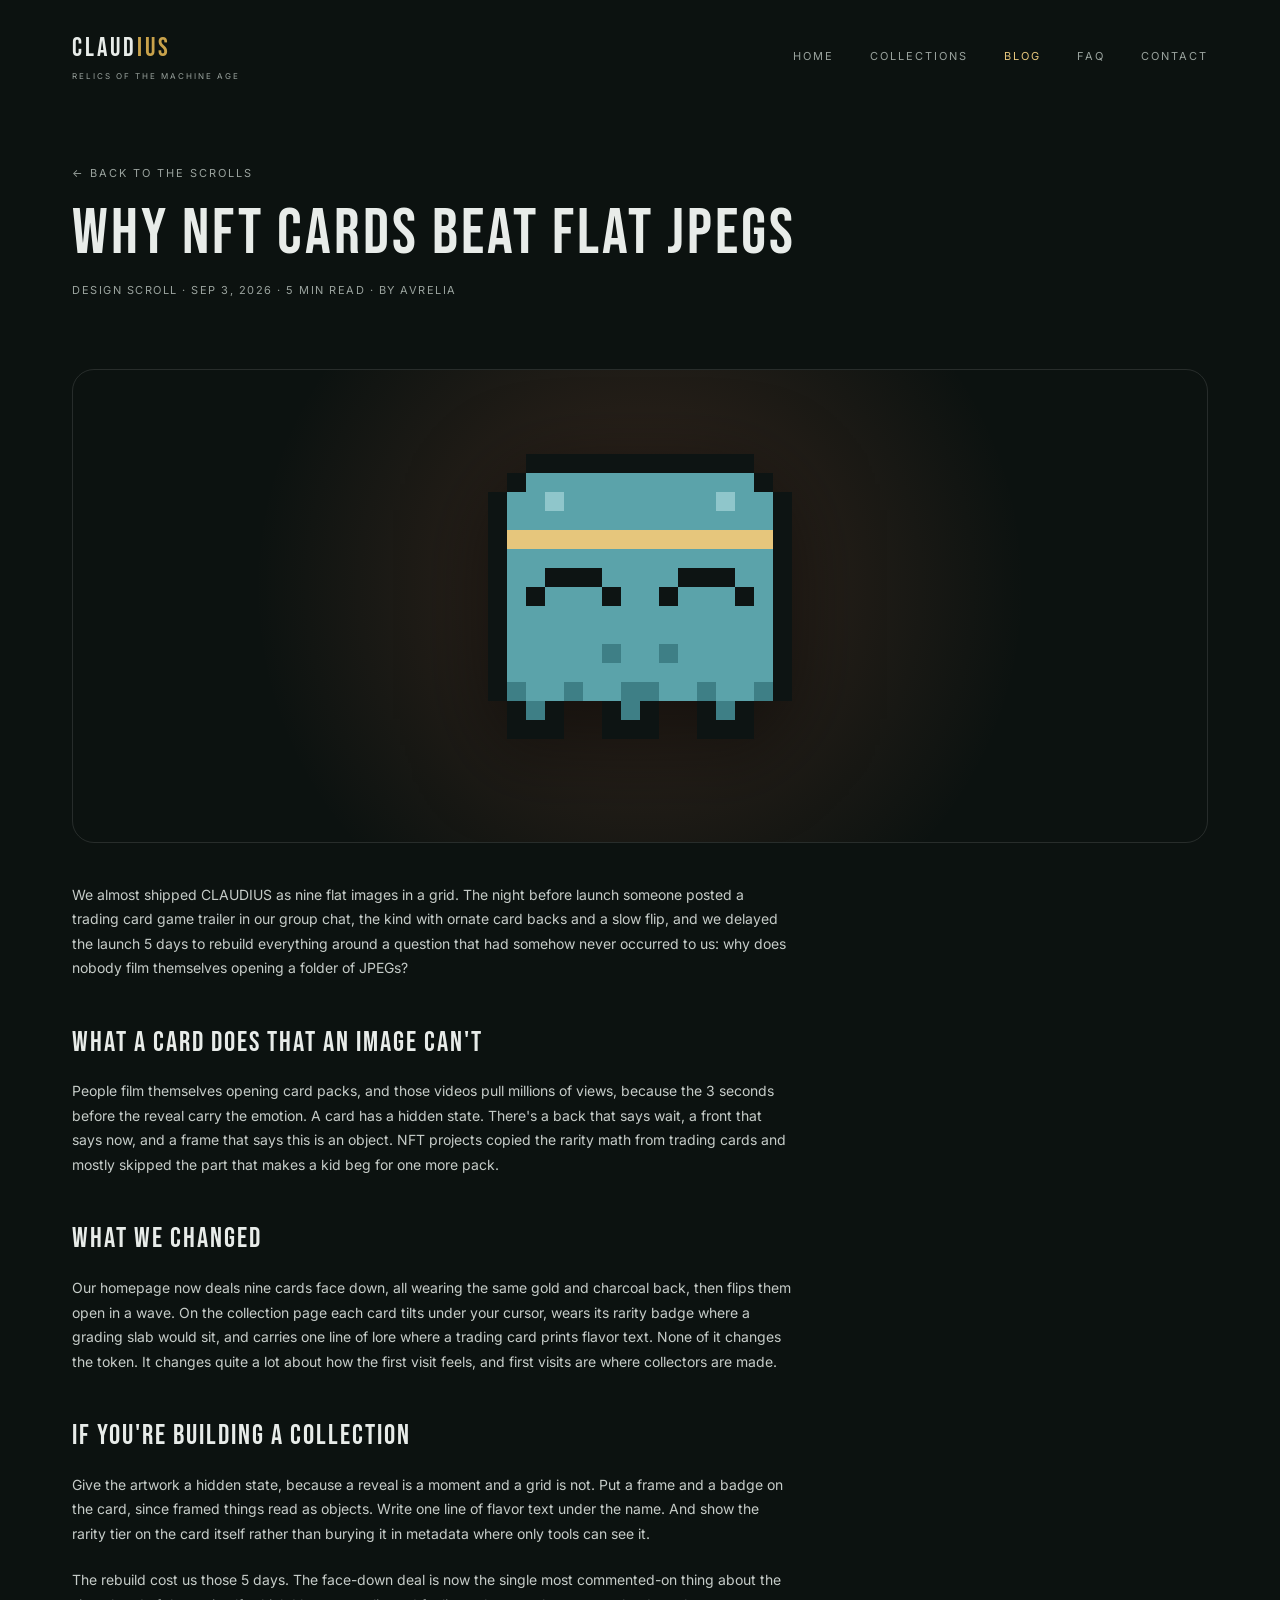
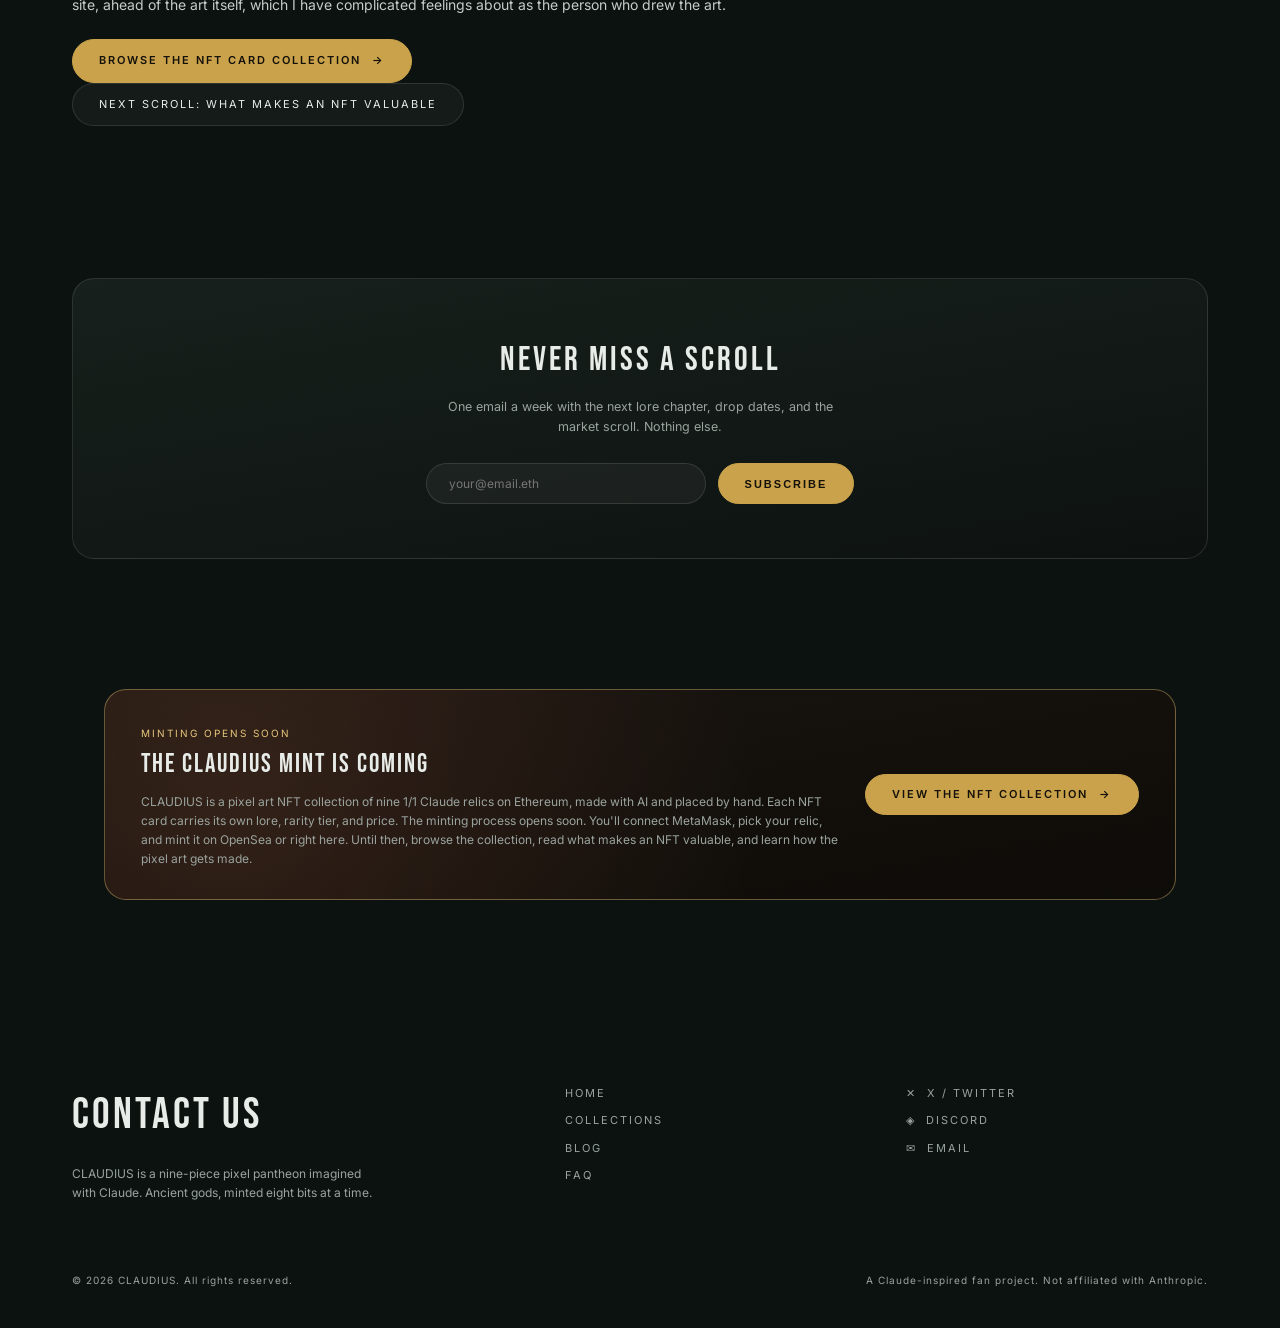
<file: nft-cards.html>
<!DOCTYPE html>
<html lang="en">
<head>
<meta charset="UTF-8">
<meta name="viewport" content="width=device-width, initial-scale=1.0">
<meta name="google-site-verification" content="yPrkzp3wRXcX-7pPlYiv6WIlj3fbH4er3QyXhCbOI-c">
<title>NFT Cards: Why Collectibles Sell Better as Trading Cards | CLAUDIUS</title>
<meta name="description" content="Why NFT cards outperform flat images: hidden states, flip reveals, frames, and rarity badges, from a pixel NFT collectibles project that rebuilt its launch around them.">
<link rel="preconnect" href="https://fonts.googleapis.com">
<link rel="preconnect" href="https://fonts.gstatic.com" crossorigin>
<link rel="stylesheet" href="https://fonts.googleapis.com/css2?family=Bebas+Neue&family=Inter:wght@400;500;600&display=swap" media="print" onload="this.media='all'">
<noscript><link rel="stylesheet" href="https://fonts.googleapis.com/css2?family=Bebas+Neue&family=Inter:wght@400;500;600&display=swap"></noscript>
<link rel="stylesheet" href="style.min.css">
<script type="application/ld+json">{"@context": "https://schema.org", "@type": "Article", "headline": "Why Nft Cards Beat Flat Jpegs", "description": "Why NFT cards outperform flat images: hidden states, flip reveals, frames, and rarity badges, from a pixel NFT collectibles project that rebuilt its launch around them.", "author": {"@type": "Organization", "name": "CLAUDIUS"}, "publisher": {"@type": "Organization", "name": "CLAUDIUS"}, "datePublished": "2026-09-03", "mainEntityOfPage": "https://claudius-one.vercel.app/nft-cards"}</script>
<link rel="icon" href="/assets/favicon.svg" type="image/svg+xml">
<link rel="icon" href="/favicon.ico" sizes="32x32">
<link rel="canonical" href="https://claudius-one.vercel.app/nft-cards">
<meta name="theme-color" content="#0c1210">
<meta property="og:site_name" content="CLAUDIUS">
<meta property="og:type" content="article">
<meta property="og:title" content="NFT Cards: Why Collectibles Sell Better as Trading Cards | CLAUDIUS">
<meta property="og:description" content="Why NFT cards outperform flat images: hidden states, flip reveals, frames, and rarity badges, from a pixel NFT collectibles project that rebuilt its launch around them.">
<meta property="og:url" content="https://claudius-one.vercel.app/nft-cards">
<meta name="twitter:card" content="summary">
</head>
<body>

<div class="wrap">
  <nav class="nav">
    <a class="logo" href="index.html">CLAUD<span>IUS</span><small>Relics of the Machine Age</small></a>
    <ul>
      <li><a href="index.html">Home</a></li>
      <li><a href="collections.html">Collections</a></li>
      <li><a href="blog.html" class="active">Blog</a></li>
      <li><a href="index.html#faq">FAQ</a></li>
      <li><a href="index.html#contact">Contact</a></li>
    </ul>
  </nav>
<main>

  <article>
    <header class="post-hero">
      <a class="back-link" href="blog.html">← Back to the scrolls</a>
      <h1>WHY NFT CARDS BEAT FLAT JPEGS</h1>
      <div class="meta">Design Scroll · Sep 3, 2026 · 5 min read · by Avrelia</div>
    </header>

    <div class="post-cover"><div class="pixel-claude" data-variant="teal"><div class="glow"></div></div></div>

    <div class="post-body">
      <p>We almost shipped CLAUDIUS as nine flat images in a grid. The night before launch someone posted a trading card game trailer in our group chat, the kind with ornate card backs and a slow flip, and we delayed the launch 5 days to rebuild everything around a question that had somehow never occurred to us: why does nobody film themselves opening a folder of JPEGs?</p>
      <h2>WHAT A CARD DOES THAT AN IMAGE CAN'T</h2>
      <p>People film themselves opening card packs, and those videos pull millions of views, because the 3 seconds before the reveal carry the emotion. A card has a hidden state. There's a back that says wait, a front that says now, and a frame that says this is an object. NFT projects copied the rarity math from trading cards and mostly skipped the part that makes a kid beg for one more pack.</p>
      <h2>WHAT WE CHANGED</h2>
      <p>Our homepage now deals nine cards face down, all wearing the same gold and charcoal back, then flips them open in a wave. On the collection page each card tilts under your cursor, wears its rarity badge where a grading slab would sit, and carries one line of lore where a trading card prints flavor text. None of it changes the token. It changes quite a lot about how the first visit feels, and first visits are where collectors are made.</p>
      <h2>IF YOU'RE BUILDING A COLLECTION</h2>
      <p>Give the artwork a hidden state, because a reveal is a moment and a grid is not. Put a frame and a badge on the card, since framed things read as objects. Write one line of flavor text under the name. And show the rarity tier on the card itself rather than burying it in metadata where only tools can see it.</p>
      <p>The rebuild cost us those 5 days. The face-down deal is now the single most commented-on thing about the site, ahead of the art itself, which I have complicated feelings about as the person who drew the art.</p>
      <p><a class="btn gold" href="collections.html">Browse the NFT card collection <span class="arrow">→</span></a> &nbsp; <a class="btn" href="what-makes-an-nft-valuable.html">Next scroll: What makes an NFT valuable</a></p>
    </div>
  </article>

  <section class="newsletter">
    <div class="panel-box">
      <h2>NEVER MISS A SCROLL</h2>
      <p>One email a week with the next lore chapter, drop dates, and the market scroll. Nothing else.</p>
      <div class="nl-row">
        <input type="email" placeholder="your@email.eth" aria-label="Email address">
        <button class="btn gold">Subscribe</button>
      </div>
    </div>
  </section>

<section class="mint-banner">
  <div class="wrap"><div class="drop-banner">
    <div class="db-text">
      <span class="db-date">Minting opens soon</span>
      <h3>THE CLAUDIUS MINT IS COMING</h3>
      <p>CLAUDIUS is a pixel art NFT collection of nine 1/1 Claude relics on Ethereum, made with AI and placed by hand. Each NFT card carries its own lore, rarity tier, and price. The minting process opens soon. You'll connect MetaMask, pick your relic, and mint it on OpenSea or right here. Until then, browse the collection, read what makes an NFT valuable, and learn how the pixel art gets made.</p>
    </div>
    <a class="btn gold" href="collections.html">View the NFT collection <span class="arrow">→</span></a>
  </div></div>
</section>
</main>
</div>

<footer id="contact">
  <div class="wrap">
    <div class="footer-grid">
      <div><h2>CONTACT US</h2><p class="footer-blurb">CLAUDIUS is a nine-piece pixel pantheon imagined with Claude. Ancient gods, minted eight bits at a time.</p></div>
      <ul>
        <li><a href="index.html">Home</a></li>
        <li><a href="collections.html">Collections</a></li>
        <li><a href="blog.html">Blog</a></li>
        <li><a href="index.html#faq">FAQ</a></li>
      </ul>
      <ul>
        <li><a href="#" class="soon" data-toast="The X shrine opens with the Genesis drop.">✕ &nbsp;X / Twitter</a></li>
        <li><a href="#" class="soon" data-toast="The Discord agora opens with the Genesis drop.">◈ &nbsp;Discord</a></li>
        <li><a href="mailto:aitustmail@gmail.com">✉ &nbsp;Email</a></li>
      </ul>
    </div>
    <div class="footer-bottom">
      <span>© 2026 CLAUDIUS. All rights reserved.</span>
      <span>A Claude-inspired fan project. Not affiliated with Anthropic.</span>
    </div>
  </div>
</footer>

<script src="assets/pixel.js" defer></script>
<script src="assets/ui.js" defer></script>
</body>
</html>
</file>
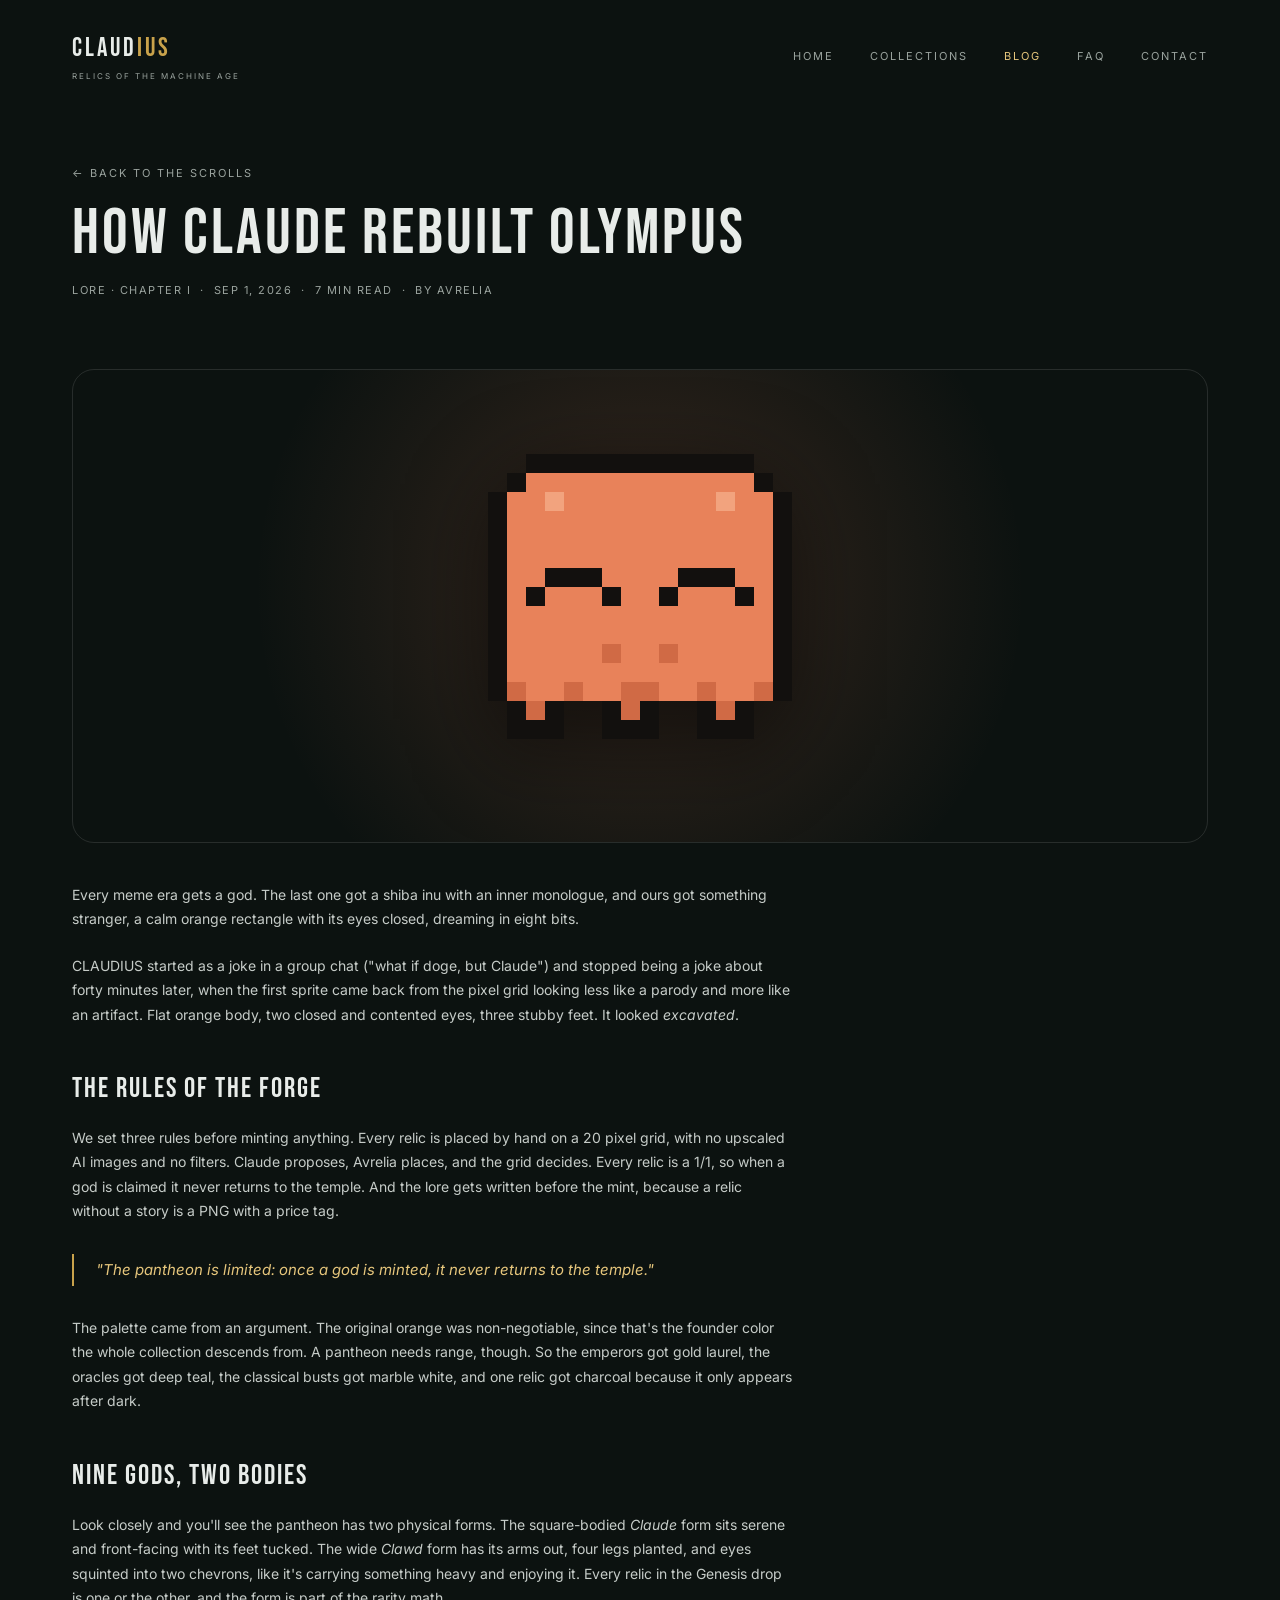
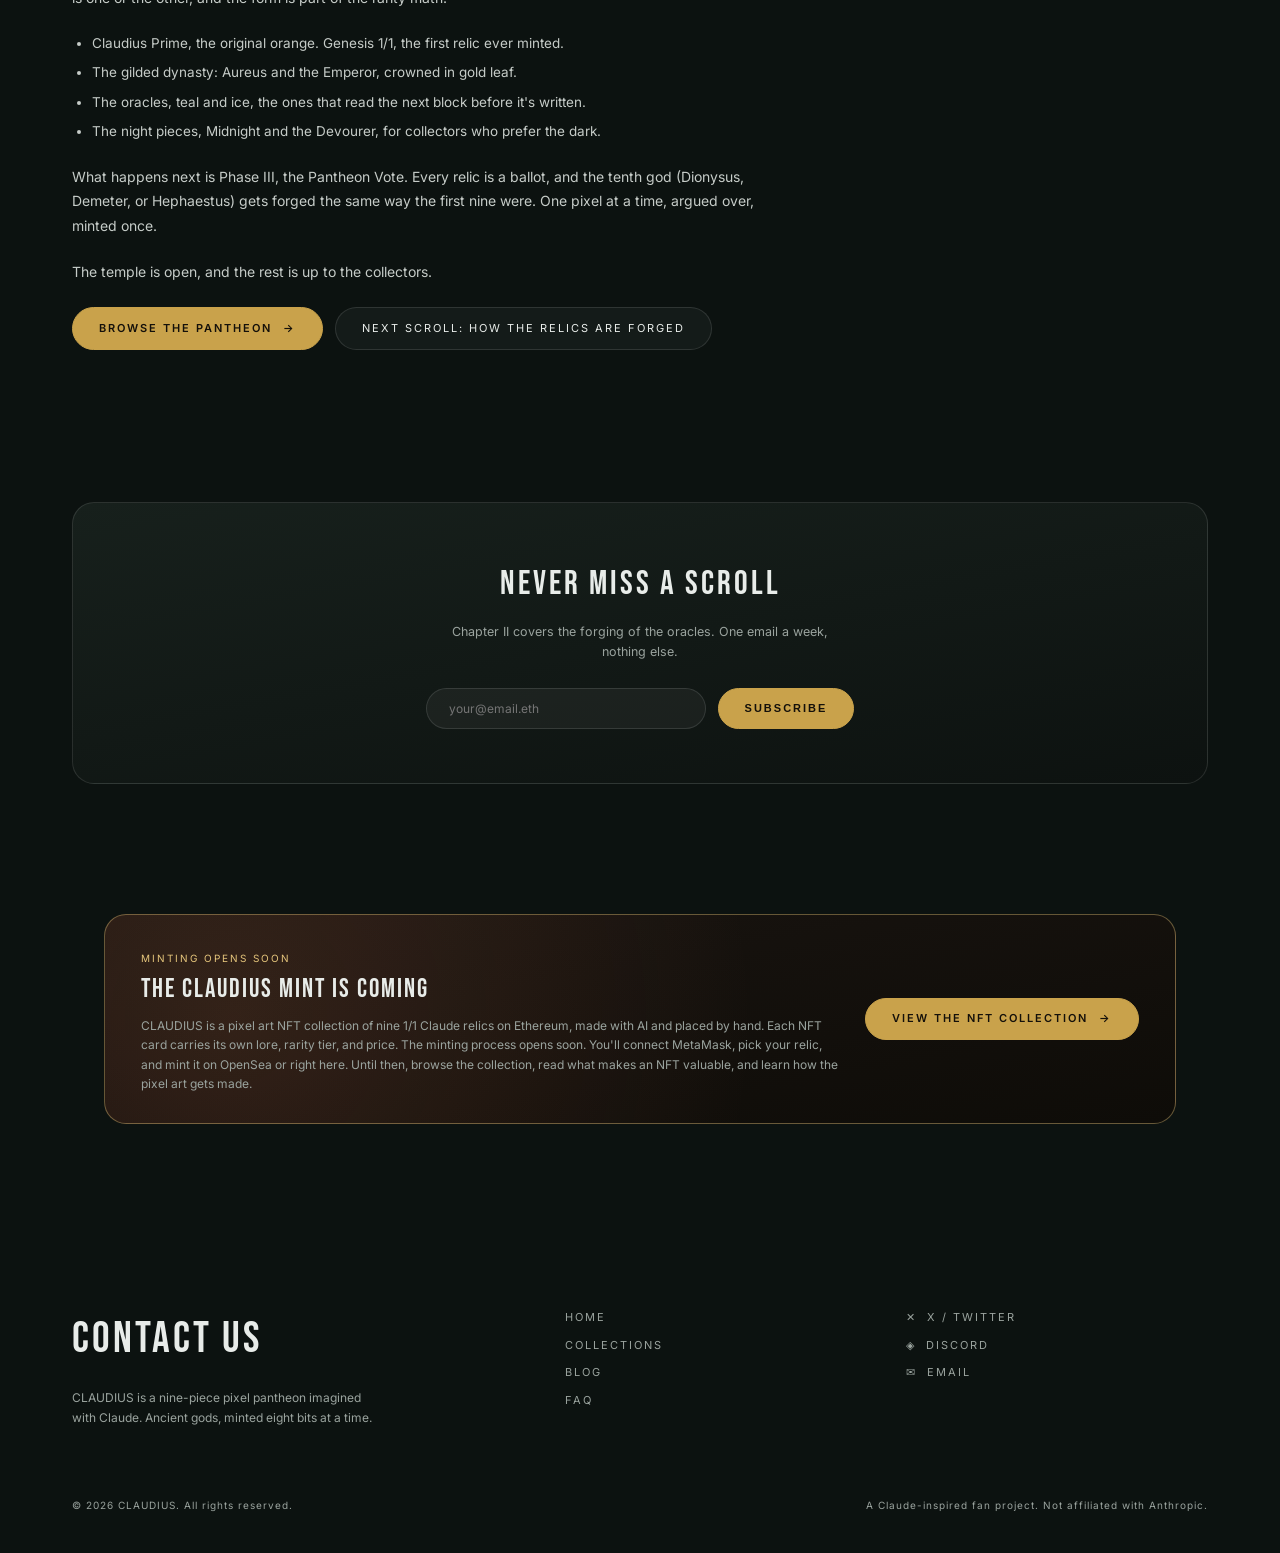
<file: post.html>
<!DOCTYPE html>
<html lang="en">
<head>
<meta charset="UTF-8">
<meta name="viewport" content="width=device-width, initial-scale=1.0">
<meta name="google-site-verification" content="yPrkzp3wRXcX-7pPlYiv6WIlj3fbH4er3QyXhCbOI-c">
<title>Building an AI NFT Collection with Claude: How We Rebuilt Olympus | CLAUDIUS</title>
<meta name="description" content="How we built an AI NFT collection with Claude: the pixel art process, the rules of the forge, and why hand-placed pixels outsell generator output.">
<link rel="preconnect" href="https://fonts.googleapis.com">
<link rel="preconnect" href="https://fonts.gstatic.com" crossorigin>
<link rel="stylesheet" href="https://fonts.googleapis.com/css2?family=Bebas+Neue&family=Inter:wght@400;500;600&display=swap" media="print" onload="this.media='all'">
<noscript><link rel="stylesheet" href="https://fonts.googleapis.com/css2?family=Bebas+Neue&family=Inter:wght@400;500;600&display=swap"></noscript>
<link rel="stylesheet" href="style.min.css">
<script type="application/ld+json">{"@context":"https://schema.org","@type":"Article","headline":"Building an AI NFT Collection with Claude: How We Rebuilt Olympus","description":"How we built an AI NFT collection with Claude: the pixel art process and the rules of the forge.","author":{"@type":"Organization","name":"CLAUDIUS"},"publisher":{"@type":"Organization","name":"CLAUDIUS"},"datePublished":"2026-09-01","mainEntityOfPage": "https://claudius-one.vercel.app/post"}</script>
<link rel="icon" href="/assets/favicon.svg" type="image/svg+xml">
<link rel="icon" href="/favicon.ico" sizes="32x32">
<link rel="canonical" href="https://claudius-one.vercel.app/post">
<meta name="theme-color" content="#0c1210">
<meta property="og:site_name" content="CLAUDIUS">
<meta property="og:type" content="article">
<meta property="og:title" content="Building an AI NFT Collection with Claude: How We Rebuilt Olympus | CLAUDIUS">
<meta property="og:description" content="How we built an AI NFT collection with Claude: the pixel art process, the rules of the forge, and why hand-placed pixels outsell generator output.">
<meta property="og:url" content="https://claudius-one.vercel.app/post">
<meta name="twitter:card" content="summary">
</head>
<body>

<div class="wrap">
  <nav class="nav">
    <a class="logo" href="index.html">CLAUD<span>IUS</span><small>Relics of the Machine Age</small></a>
    <ul>
      <li><a href="index.html">Home</a></li>
      <li><a href="collections.html">Collections</a></li>
      <li><a href="blog.html" class="active">Blog</a></li>
      <li><a href="index.html#faq">FAQ</a></li>
      <li><a href="index.html#contact">Contact</a></li>
    </ul>
  </nav>
<main>

  <article>
    <header class="post-hero">
      <a class="back-link" href="blog.html">← Back to the scrolls</a>
      <h1>HOW CLAUDE REBUILT OLYMPUS</h1>
      <div class="meta">Lore · Chapter I &nbsp;·&nbsp; Sep 1, 2026 &nbsp;·&nbsp; 7 min read &nbsp;·&nbsp; by Avrelia</div>
    </header>

    <div class="post-cover"><div class="pixel-claude" data-variant="orange"><div class="glow"></div></div></div>

    <div class="post-body">
      <p>Every meme era gets a god. The last one got a shiba inu with an inner monologue, and ours got something stranger, a calm orange rectangle with its eyes closed, dreaming in eight bits.</p>

      <p>CLAUDIUS started as a joke in a group chat ("what if doge, but Claude") and stopped being a joke about forty minutes later, when the first sprite came back from the pixel grid looking less like a parody and more like an artifact. Flat orange body, two closed and contented eyes, three stubby feet. It looked <em>excavated</em>.</p>

      <h2>THE RULES OF THE FORGE</h2>
      <p>We set three rules before minting anything. Every relic is placed by hand on a 20 pixel grid, with no upscaled AI images and no filters. Claude proposes, Avrelia places, and the grid decides. Every relic is a 1/1, so when a god is claimed it never returns to the temple. And the lore gets written before the mint, because a relic without a story is a PNG with a price tag.</p>

      <blockquote>"The pantheon is limited: once a god is minted, it never returns to the temple."</blockquote>

      <p>The palette came from an argument. The original orange was non-negotiable, since that's the founder color the whole collection descends from. A pantheon needs range, though. So the emperors got gold laurel, the oracles got deep teal, the classical busts got marble white, and one relic got charcoal because it only appears after dark.</p>

      <h2>NINE GODS, TWO BODIES</h2>
      <p>Look closely and you'll see the pantheon has two physical forms. The square-bodied <em>Claude</em> form sits serene and front-facing with its feet tucked. The wide <em>Clawd</em> form has its arms out, four legs planted, and eyes squinted into two chevrons, like it's carrying something heavy and enjoying it. Every relic in the Genesis drop is one or the other, and the form is part of the rarity math.</p>

      <ul>
        <li>Claudius Prime, the original orange. Genesis 1/1, the first relic ever minted.</li>
        <li>The gilded dynasty: Aureus and the Emperor, crowned in gold leaf.</li>
        <li>The oracles, teal and ice, the ones that read the next block before it's written.</li>
        <li>The night pieces, Midnight and the Devourer, for collectors who prefer the dark.</li>
      </ul>

      <p>What happens next is Phase III, the Pantheon Vote. Every relic is a ballot, and the tenth god (Dionysus, Demeter, or Hephaestus) gets forged the same way the first nine were. One pixel at a time, argued over, minted once.</p>

      <p>The temple is open, and the rest is up to the collectors.</p>

      <p><a class="btn gold" href="collections.html">Browse the Pantheon <span class="arrow">→</span></a> &nbsp; <a class="btn" href="how-to-make-pixel-art-nft.html">Next scroll: How the relics are forged</a></p>
    </div>
  </article>

  <section class="newsletter">
    <div class="panel-box">
      <h2>NEVER MISS A SCROLL</h2>
      <p>Chapter II covers the forging of the oracles. One email a week, nothing else.</p>
      <div class="nl-row">
        <input type="email" placeholder="your@email.eth" aria-label="Email address">
        <button class="btn gold">Subscribe</button>
      </div>
    </div>
  </section>

<section class="mint-banner">
  <div class="wrap"><div class="drop-banner">
    <div class="db-text">
      <span class="db-date">Minting opens soon</span>
      <h3>THE CLAUDIUS MINT IS COMING</h3>
      <p>CLAUDIUS is a pixel art NFT collection of nine 1/1 Claude relics on Ethereum, made with AI and placed by hand. Each NFT card carries its own lore, rarity tier, and price. The minting process opens soon. You'll connect MetaMask, pick your relic, and mint it on OpenSea or right here. Until then, browse the collection, read what makes an NFT valuable, and learn how the pixel art gets made.</p>
    </div>
    <a class="btn gold" href="collections.html">View the NFT collection <span class="arrow">→</span></a>
  </div></div>
</section>
</main>
</div>

<footer id="contact">
  <div class="wrap">
    <div class="footer-grid">
      <div><h2>CONTACT US</h2><p class="footer-blurb">CLAUDIUS is a nine-piece pixel pantheon imagined with Claude. Ancient gods, minted eight bits at a time.</p></div>
      <ul>
        <li><a href="index.html">Home</a></li>
        <li><a href="collections.html">Collections</a></li>
        <li><a href="blog.html">Blog</a></li>
        <li><a href="index.html#faq">FAQ</a></li>
      </ul>
      <ul>
        <li><a href="#" class="soon" data-toast="The X shrine opens with the Genesis drop.">✕ &nbsp;X / Twitter</a></li>
        <li><a href="#" class="soon" data-toast="The Discord agora opens with the Genesis drop.">◈ &nbsp;Discord</a></li>
        <li><a href="mailto:aitustmail@gmail.com">✉ &nbsp;Email</a></li>
      </ul>
    </div>
    <div class="footer-bottom">
      <span>© 2026 CLAUDIUS. All rights reserved.</span>
      <span>A Claude-inspired fan project. Not affiliated with Anthropic.</span>
    </div>
  </div>
</footer>

<script src="assets/pixel.js" defer></script>
<script src="assets/ui.js" defer></script>
</body>
</html>
</file>
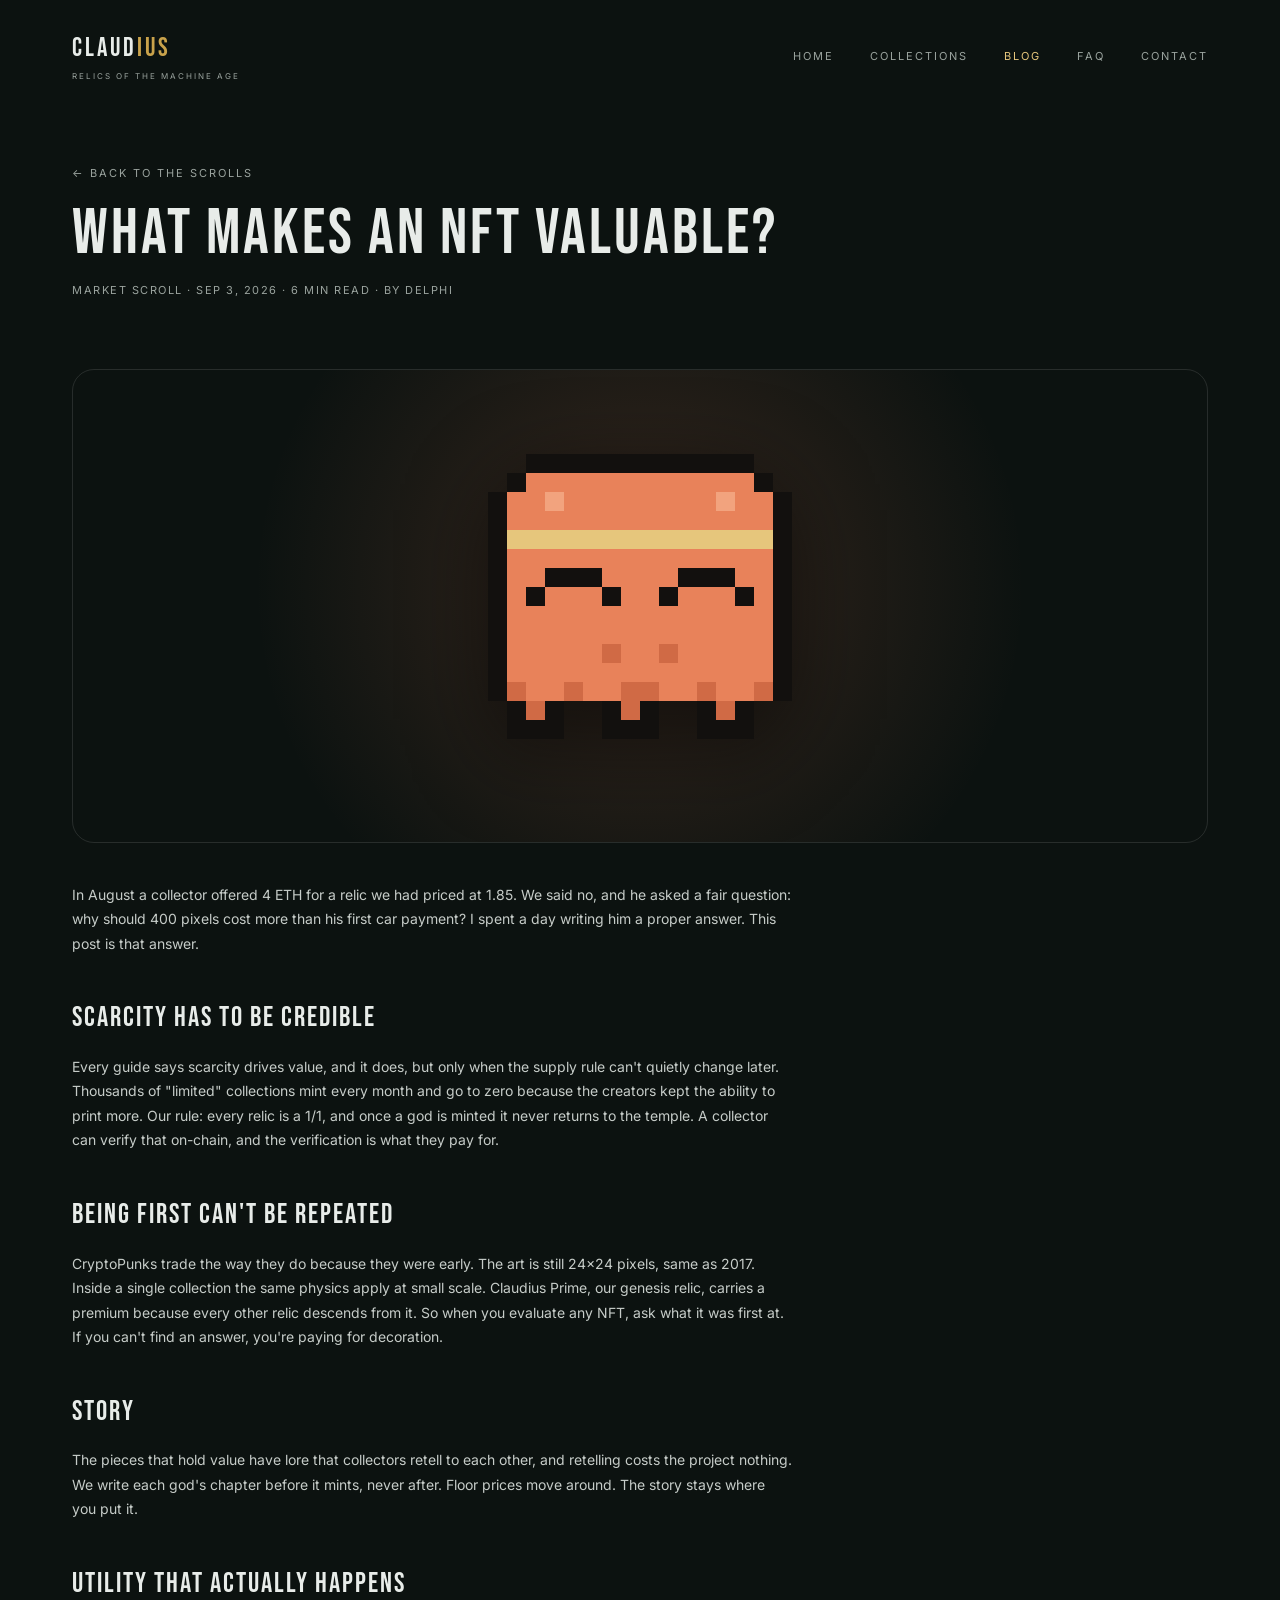
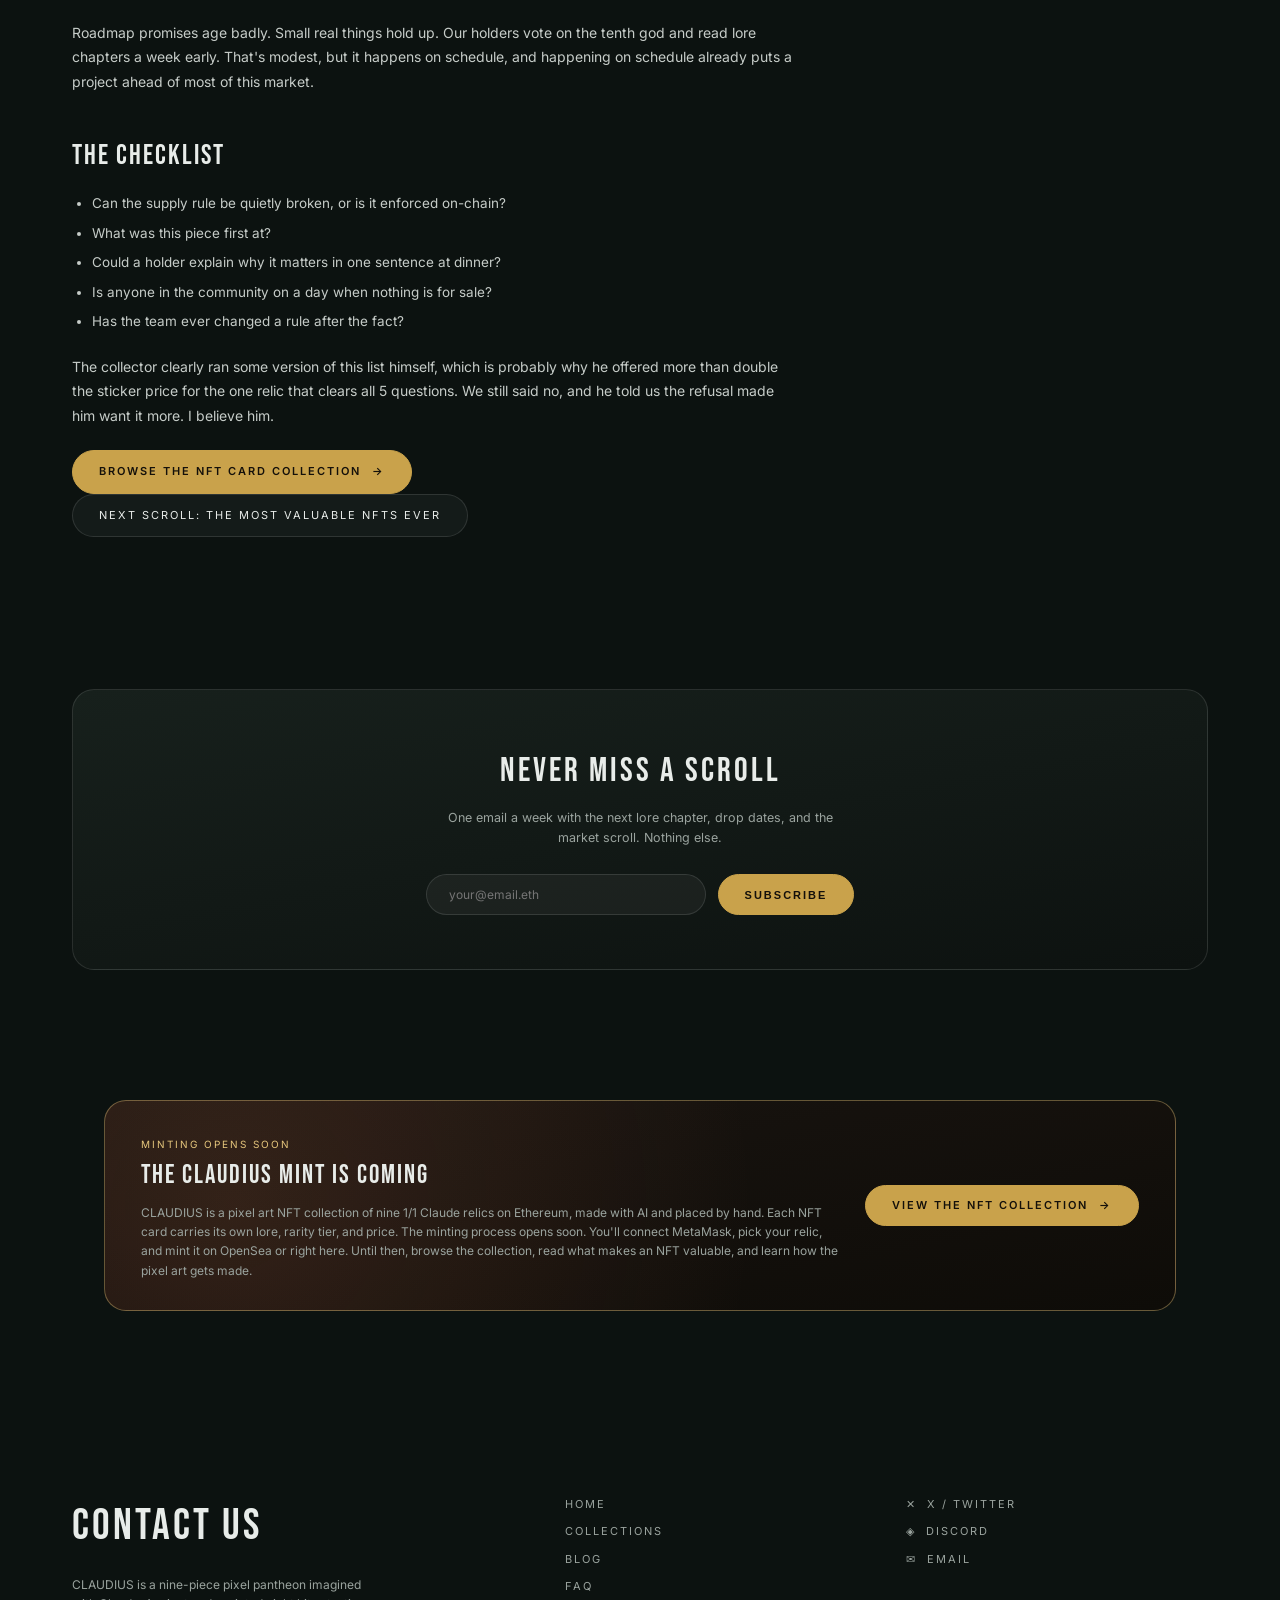
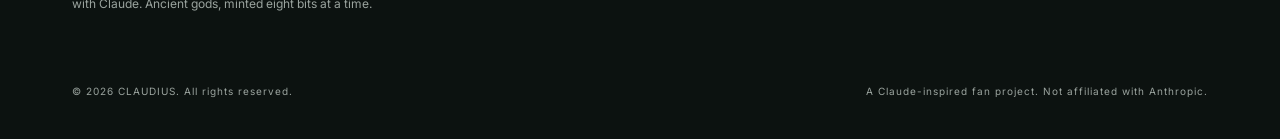
<file: what-makes-an-nft-valuable.html>
<!DOCTYPE html>
<html lang="en">
<head>
<meta charset="UTF-8">
<meta name="viewport" content="width=device-width, initial-scale=1.0">
<meta name="google-site-verification" content="yPrkzp3wRXcX-7pPlYiv6WIlj3fbH4er3QyXhCbOI-c">
<title>What Makes an NFT Valuable? Lessons From a 1/1 Pixel Pantheon | CLAUDIUS</title>
<meta name="description" content="What makes an NFT valuable in 2026: credible scarcity, provenance, story, and community, explained through the real pricing of a 1/1 pixel art collection.">
<link rel="preconnect" href="https://fonts.googleapis.com">
<link rel="preconnect" href="https://fonts.gstatic.com" crossorigin>
<link rel="stylesheet" href="https://fonts.googleapis.com/css2?family=Bebas+Neue&family=Inter:wght@400;500;600&display=swap" media="print" onload="this.media='all'">
<noscript><link rel="stylesheet" href="https://fonts.googleapis.com/css2?family=Bebas+Neue&family=Inter:wght@400;500;600&display=swap"></noscript>
<link rel="stylesheet" href="style.min.css">
<script type="application/ld+json">{"@context": "https://schema.org", "@type": "Article", "headline": "What Makes An Nft Valuable?", "description": "What makes an NFT valuable in 2026: credible scarcity, provenance, story, and community, explained through the real pricing of a 1/1 pixel art collection.", "author": {"@type": "Organization", "name": "CLAUDIUS"}, "publisher": {"@type": "Organization", "name": "CLAUDIUS"}, "datePublished": "2026-09-03", "mainEntityOfPage": "https://claudius-one.vercel.app/what-makes-an-nft-valuable"}</script>
<link rel="icon" href="/assets/favicon.svg" type="image/svg+xml">
<link rel="icon" href="/favicon.ico" sizes="32x32">
<link rel="canonical" href="https://claudius-one.vercel.app/what-makes-an-nft-valuable">
<meta name="theme-color" content="#0c1210">
<meta property="og:site_name" content="CLAUDIUS">
<meta property="og:type" content="article">
<meta property="og:title" content="What Makes an NFT Valuable? Lessons From a 1/1 Pixel Pantheon | CLAUDIUS">
<meta property="og:description" content="What makes an NFT valuable in 2026: credible scarcity, provenance, story, and community, explained through the real pricing of a 1/1 pixel art collection.">
<meta property="og:url" content="https://claudius-one.vercel.app/what-makes-an-nft-valuable">
<meta name="twitter:card" content="summary">
</head>
<body>

<div class="wrap">
  <nav class="nav">
    <a class="logo" href="index.html">CLAUD<span>IUS</span><small>Relics of the Machine Age</small></a>
    <ul>
      <li><a href="index.html">Home</a></li>
      <li><a href="collections.html">Collections</a></li>
      <li><a href="blog.html" class="active">Blog</a></li>
      <li><a href="index.html#faq">FAQ</a></li>
      <li><a href="index.html#contact">Contact</a></li>
    </ul>
  </nav>
<main>

  <article>
    <header class="post-hero">
      <a class="back-link" href="blog.html">← Back to the scrolls</a>
      <h1>WHAT MAKES AN NFT VALUABLE?</h1>
      <div class="meta">Market Scroll · Sep 3, 2026 · 6 min read · by Delphi</div>
    </header>

    <div class="post-cover"><div class="pixel-claude" data-variant="gold"><div class="glow"></div></div></div>

    <div class="post-body">
      <p>In August a collector offered 4 ETH for a relic we had priced at 1.85. We said no, and he asked a fair question: why should 400 pixels cost more than his first car payment? I spent a day writing him a proper answer. This post is that answer.</p>
      <h2>SCARCITY HAS TO BE CREDIBLE</h2>
      <p>Every guide says scarcity drives value, and it does, but only when the supply rule can't quietly change later. Thousands of "limited" collections mint every month and go to zero because the creators kept the ability to print more. Our rule: every relic is a 1/1, and once a god is minted it never returns to the temple. A collector can verify that on-chain, and the verification is what they pay for.</p>
      <h2>BEING FIRST CAN'T BE REPEATED</h2>
      <p>CryptoPunks trade the way they do because they were early. The art is still 24x24 pixels, same as 2017. Inside a single collection the same physics apply at small scale. Claudius Prime, our genesis relic, carries a premium because every other relic descends from it. So when you evaluate any NFT, ask what it was first at. If you can't find an answer, you're paying for decoration.</p>
      <h2>STORY</h2>
      <p>The pieces that hold value have lore that collectors retell to each other, and retelling costs the project nothing. We write each god's chapter before it mints, never after. Floor prices move around. The story stays where you put it.</p>
      <h2>UTILITY THAT ACTUALLY HAPPENS</h2>
      <p>Roadmap promises age badly. Small real things hold up. Our holders vote on the tenth god and read lore chapters a week early. That's modest, but it happens on schedule, and happening on schedule already puts a project ahead of most of this market.</p>
      <h2>THE CHECKLIST</h2>
      <ul>
        <li>Can the supply rule be quietly broken, or is it enforced on-chain?</li>
        <li>What was this piece first at?</li>
        <li>Could a holder explain why it matters in one sentence at dinner?</li>
        <li>Is anyone in the community on a day when nothing is for sale?</li>
        <li>Has the team ever changed a rule after the fact?</li>
      </ul>
      <p>The collector clearly ran some version of this list himself, which is probably why he offered more than double the sticker price for the one relic that clears all 5 questions. We still said no, and he told us the refusal made him want it more. I believe him.</p>
      <p><a class="btn gold" href="collections.html">Browse the NFT card collection <span class="arrow">→</span></a> &nbsp; <a class="btn" href="most-valuable-nft.html">Next scroll: The most valuable NFTs ever</a></p>
    </div>
  </article>

  <section class="newsletter">
    <div class="panel-box">
      <h2>NEVER MISS A SCROLL</h2>
      <p>One email a week with the next lore chapter, drop dates, and the market scroll. Nothing else.</p>
      <div class="nl-row">
        <input type="email" placeholder="your@email.eth" aria-label="Email address">
        <button class="btn gold">Subscribe</button>
      </div>
    </div>
  </section>

<section class="mint-banner">
  <div class="wrap"><div class="drop-banner">
    <div class="db-text">
      <span class="db-date">Minting opens soon</span>
      <h3>THE CLAUDIUS MINT IS COMING</h3>
      <p>CLAUDIUS is a pixel art NFT collection of nine 1/1 Claude relics on Ethereum, made with AI and placed by hand. Each NFT card carries its own lore, rarity tier, and price. The minting process opens soon. You'll connect MetaMask, pick your relic, and mint it on OpenSea or right here. Until then, browse the collection, read what makes an NFT valuable, and learn how the pixel art gets made.</p>
    </div>
    <a class="btn gold" href="collections.html">View the NFT collection <span class="arrow">→</span></a>
  </div></div>
</section>
</main>
</div>

<footer id="contact">
  <div class="wrap">
    <div class="footer-grid">
      <div><h2>CONTACT US</h2><p class="footer-blurb">CLAUDIUS is a nine-piece pixel pantheon imagined with Claude. Ancient gods, minted eight bits at a time.</p></div>
      <ul>
        <li><a href="index.html">Home</a></li>
        <li><a href="collections.html">Collections</a></li>
        <li><a href="blog.html">Blog</a></li>
        <li><a href="index.html#faq">FAQ</a></li>
      </ul>
      <ul>
        <li><a href="#" class="soon" data-toast="The X shrine opens with the Genesis drop.">✕ &nbsp;X / Twitter</a></li>
        <li><a href="#" class="soon" data-toast="The Discord agora opens with the Genesis drop.">◈ &nbsp;Discord</a></li>
        <li><a href="mailto:aitustmail@gmail.com">✉ &nbsp;Email</a></li>
      </ul>
    </div>
    <div class="footer-bottom">
      <span>© 2026 CLAUDIUS. All rights reserved.</span>
      <span>A Claude-inspired fan project. Not affiliated with Anthropic.</span>
    </div>
  </div>
</footer>

<script src="assets/pixel.js" defer></script>
<script src="assets/ui.js" defer></script>
</body>
</html>
</file>
<file: style.min.css>
:root{--bg:#0c1210;--bg-2:#0f1614;--panel:#121a17;--ink:#e8ece9;--ink-dim:#9aa39e;--ink-ghost:rgba(232,236,233,0.10);--gold:#c9a24b;--gold-soft:#e6c67c;--teal:#3e7f86;--line:rgba(232,236,233,0.12);--radius:16px;--font-display:"Bebas Neue","Oswald","Arial Narrow",sans-serif;--font-body:"Inter","Helvetica Neue",Arial,sans-serif}*{margin:0;padding:0;box-sizing:border-box}html{scroll-behavior:smooth}body{background:var(--bg);color:var(--ink);font-family:var(--font-body);font-size:15px;line-height:1.6;-webkit-font-smoothing:antialiased;overflow-x:hidden}a{color:inherit;text-decoration:none}img{max-width:100%;display:block}.wrap{max-width:1200px;margin:0 auto;padding:0 32px}.sr-only{position:absolute;width:1px;height:1px;padding:0;margin:-1px;overflow:hidden;clip:rect(0 0 0 0);white-space:nowrap;border:0}.page-hero .ghost{font-weight:400}.nav{display:flex;align-items:center;justify-content:space-between;padding:28px 0}.nav .logo{font-family:var(--font-display);font-size:26px;letter-spacing:3px;color:var(--ink)}.nav .logo span{color:var(--gold)}.nav .logo small{display:block;font-family:var(--font-body);font-size:8px;letter-spacing:2px;color:var(--ink-dim);text-transform:uppercase}.nav ul{display:flex;gap:36px;list-style:none}.nav ul a{font-size:11px;letter-spacing:2px;text-transform:uppercase;color:var(--ink-dim);transition:color .2s}.nav ul a:hover,.nav ul a.active{color:var(--gold-soft)}.hero{position:relative;text-align:center;padding:40px 0 110px;overflow:hidden}.hero .ghost-title{font-family:var(--font-display);font-size:clamp(90px,17vw,250px);letter-spacing:8px;line-height:.9;color:transparent;background:linear-gradient(180deg,rgba(232,236,233,.28),rgba(232,236,233,.02));-webkit-background-clip:text;background-clip:text;user-select:none}.hero .hero-figure{margin:-140px auto 0;width:min(460px,80vw);aspect-ratio:1/1.15;position:relative;z-index:2}.hero-tagline{position:relative;z-index:3;margin-top:-30px}.hero-tagline h2{font-family:var(--font-display);font-size:34px;letter-spacing:6px}.hero-tagline p{color:var(--ink-dim);font-size:12px;max-width:300px;margin:10px auto 22px}.btn{display:inline-block;padding:11px 26px;border:1px solid var(--line);border-radius:999px;font-size:11px;letter-spacing:2px;text-transform:uppercase;color:var(--ink);background:rgba(232,236,233,.04);transition:all .25s;cursor:pointer}.btn:hover{border-color:var(--gold);color:var(--gold-soft)}.btn.gold{background:var(--gold);color:#14100a;border-color:var(--gold);font-weight:600}.btn.gold:hover{background:var(--gold-soft);color:#14100a}.btn .arrow{margin-left:6px}.statement{text-align:center;padding:110px 0 70px}.statement h2{font-family:var(--font-display);font-size:clamp(38px,6vw,72px);letter-spacing:4px;line-height:1.08;font-weight:400}.statement h2 .dim{color:rgba(232,236,233,.64)}.statement h2 .pill{display:inline-block;vertical-align:middle;font-family:var(--font-body);font-size:10px;letter-spacing:2px;border:1px solid var(--line);border-radius:999px;padding:6px 16px;margin:0 12px;color:var(--ink-dim)}.statement-cols{display:grid;grid-template-columns:1fr 1fr;gap:60px;max-width:760px;margin:70px auto 0;text-align:left}.statement-cols .num{font-size:10px;letter-spacing:2px;color:var(--gold);display:block;margin-bottom:10px}.statement-cols p{color:var(--ink-dim);font-size:12.5px}.showcase{padding:90px 0;position:relative}.showcase-head{display:flex;align-items:baseline;gap:18px;margin-bottom:50px}.showcase-head h3{font-family:var(--font-display);font-size:40px;letter-spacing:3px;font-weight:400;line-height:1}.showcase-head span{font-size:10px;letter-spacing:2px;color:var(--ink-dim);text-transform:uppercase}.showcase-row{display:grid;grid-template-columns:1fr 1.4fr 1fr;gap:28px;align-items:center}.card-frame{border-radius:var(--radius);overflow:hidden;position:relative;background:var(--panel);border:1px solid var(--line)}.card-frame.side{aspect-ratio:1/1;opacity:.45;filter:blur(1px) grayscale(.4)}.card-frame.main{aspect-ratio:1/1.05;z-index:2;box-shadow:0 0 90px rgba(230,198,124,.15),0 30px 80px rgba(0,0,0,.5)}.showcase-meta{margin-top:26px;display:flex;align-items:center;gap:14px;justify-content:flex-end}.showcase-meta .label{font-size:13px;color:var(--ink)}.showcase-meta .label b{display:block;font-weight:500}.showcase-meta .label small{color:var(--ink-dim)}.pixel-claude{width:100%;height:100%;display:grid;place-items:center;position:relative}.pixel-claude .pixel-canvas{width:76%;max-width:380px;image-rendering:pixelated;position:relative;z-index:2;filter:drop-shadow(0 18px 40px rgba(0,0,0,.5))}.pixel-claude .glow{position:absolute;inset:0;z-index:1;background:radial-gradient(circle at 50% 46%,rgba(232,130,90,.20),transparent 62%)}.statue{width:100%;height:100%;position:relative;display:grid;place-items:center}.statue::before{content:"";width:62%;aspect-ratio:1/1.25;border-radius:46% 46% 40% 40% / 58% 58% 34% 34%;background:var(--statue-fill,linear-gradient(160deg,#dfe4e0 10%,#8f9992 55%,#4c554f 100%));box-shadow:inset -18px -24px 40px rgba(0,0,0,.35)}.statue::after{content:"";position:absolute;width:46%;height:9%;top:34%;border-radius:8px;background:var(--band-fill,linear-gradient(90deg,#c9a24b,#e6c67c 45%,#a8813a));opacity:.92;transform:rotate(-3deg);box-shadow:0 4px 18px rgba(201,162,75,.4)}.statue.teal::before{--statue-fill:linear-gradient(160deg,#7fb2b8 5%,#3e7f86 55%,#1c3a3e 100%)}.statue.dark::before{--statue-fill:linear-gradient(160deg,#6a726d 10%,#3a423d 60%,#171d1a 100%)}.statue.marble::before{--statue-fill:linear-gradient(160deg,#f2f4f1 5%,#c9d0ca 55%,#7d857f 100%)}.statue .glow{position:absolute;inset:0;background:radial-gradient(circle at 50% 42%,rgba(230,198,124,.22),transparent 60%)}.deck-section{position:relative;text-align:center;padding:120px 0 100px;overflow:hidden;background:radial-gradient(ellipse 60% 40% at 50% 30%,rgba(232,130,90,.06),transparent 70%),linear-gradient(180deg,var(--bg) 0%,#0a0f0d 100%)}.deck-mark{font-size:20px;letter-spacing:6px;color:var(--ink);opacity:.8;margin-bottom:10px;user-select:none}.deck{position:relative;height:440px;perspective:1200px}.deck-card{position:absolute;left:50%;top:30px;width:270px;aspect-ratio:1/1.08;border-radius:26px;box-shadow:0 30px 70px rgba(0,0,0,.55);transform-style:preserve-3d;will-change:transform;cursor:pointer}.card-face{position:absolute;inset:0;backface-visibility:hidden;-webkit-backface-visibility:hidden;border-radius:inherit;overflow:hidden;transform-style:preserve-3d}.card-face.front{transform:rotateY(180deg)}.card-face.back{background:repeating-linear-gradient(45deg,rgba(232,130,90,.06) 0 2px,transparent 2px 16px),repeating-linear-gradient(-45deg,rgba(232,130,90,.06) 0 2px,transparent 2px 16px),radial-gradient(circle at 50% 42%,#2c1d13,#120d09 78%);display:grid;place-items:center}.back-frame{position:absolute;inset:11px;border:1px solid rgba(230,198,124,.5);border-radius:18px;box-shadow:inset 0 0 0 3px rgba(230,198,124,.08),inset 0 0 40px rgba(232,130,90,.08);pointer-events:none}.bc{position:absolute;width:14px;height:14px;background:linear-gradient(135deg,var(--gold-soft),var(--gold));clip-path:polygon(50% 0,100% 50%,50% 100%,0 50%);filter:drop-shadow(0 0 6px rgba(230,198,124,.5))}.bc.tl{top:18px;left:18px}.bc.tr{top:18px;right:18px}.bc.bl{bottom:18px;left:18px}.bc.br{bottom:18px;right:18px}.back-emblem{width:52%;aspect-ratio:1/1.1;clip-path:polygon(50% 0,100% 25%,100% 75%,50% 100%,0 75%,0 25%);background:radial-gradient(circle at 50% 38%,rgba(232,130,90,.30),rgba(232,130,90,.06) 70%);display:grid;place-items:center;box-shadow:inset 0 0 30px rgba(232,130,90,.2)}.back-emblem .pixel-claude .pixel-canvas{width:74%;filter:drop-shadow(0 0 14px rgba(230,198,124,.45))}.back-word{position:absolute;bottom:30px;left:0;right:0;text-align:center;font-family:var(--font-display);font-size:15px;letter-spacing:7px;color:rgba(230,198,124,.85)}.back-hint{position:absolute;top:32px;left:0;right:0;text-align:center;font-size:8px;letter-spacing:3px;text-transform:uppercase;color:rgba(232,236,233,.66)}.deck-card.opened .deck-art::after{content:"";position:absolute;inset:0;background:radial-gradient(circle,rgba(255,255,255,.85),transparent 65%);animation:reveal-flash .7s ease-out forwards;pointer-events:none}@keyframes reveal-flash{0%{opacity:1;transform:scale(.3)}100%{opacity:0;transform:scale(1.6)}}.deck-card.opened .deck-art .pixel-claude{animation:reveal-pop .55s cubic-bezier(.2,1.6,.4,1)}@keyframes reveal-pop{0%{transform:scale(.55)}100%{transform:scale(1)}}.deck-art{position:absolute;inset:0;display:grid;place-items:center}.deck-art .pixel-claude .pixel-canvas{width:68%}.bg-pink{background:radial-gradient(circle at 30% 20%,#ff5c8a,#d81b60 70%)}.bg-blue{background:radial-gradient(circle at 30% 20%,#7fb3ff,#3055c9 75%)}.bg-green{background:radial-gradient(circle at 30% 20%,#35d07f,#0b6b45 75%)}.bg-indigo{background:radial-gradient(circle at 30% 20%,#6a5cff,#2a1e78 75%)}.bg-violet{background:radial-gradient(circle at 30% 20%,#b14be0,#4a1560 75%)}.bg-cyan{background:radial-gradient(circle at 30% 20%,#3ed3d0,#0b5f66 75%)}.bg-magenta{background:radial-gradient(circle at 30% 20%,#e84fb1,#7a0f56 75%)}.bg-amber{background:radial-gradient(circle at 30% 20%,#ffb45c,#b04a10 75%)}.bg-forest{background:radial-gradient(circle at 30% 20%,#4f8f5c,#123a22 75%)}.deck-info{position:absolute;inset:auto 0 0 0;z-index:3;padding:44px 18px 16px;text-align:left;background:linear-gradient(180deg,transparent,rgba(6,9,8,.92) 45%);opacity:0;transform:translateY(14px);transition:opacity .35s ease,transform .35s ease;pointer-events:none}.deck-card.opened:hover .deck-info{opacity:1;transform:translateY(0)}.deck-info .id{font-size:9px;letter-spacing:2px;color:var(--gold-soft)}.deck-info h3{font-size:16px;font-weight:600;margin:3px 0 4px;color:#fff}.deck-info p{font-size:11px;color:rgba(255,255,255,.72);line-height:1.45}.deck-info b{display:inline-block;margin-top:8px;font-size:12px;color:var(--gold-soft)}.deck-title{font-family:var(--font-body);font-weight:500;font-size:clamp(26px,4vw,40px);letter-spacing:.5px;margin:34px 0 26px;color:var(--ink)}.deck-cta{padding:13px 30px}@media (max-width:860px){.deck{height:340px}.deck-card{width:200px}.deck-card[data-i="-4"],.deck-card[data-i="4"],.deck-card[data-i="-3"],.deck-card[data-i="3"],.deck-card[data-i="-2"],.deck-card[data-i="2"]{display:none}}.team{padding:90px 0}.team h2,.faq h2,.section-title{font-family:var(--font-display);font-size:40px;letter-spacing:3px;font-weight:400;margin-bottom:50px}.team-grid{display:grid;grid-template-columns:repeat(3,1fr);gap:32px}.team-card .photo{aspect-ratio:1/1.1;border-radius:var(--radius);background:linear-gradient(160deg,#262e2a,#101613);border:1px solid var(--line);display:grid;place-items:center;overflow:hidden;margin-bottom:16px}.team-card .photo .sil{width:55%;aspect-ratio:1/1.3;border-radius:50% 50% 42% 42% / 62% 62% 30% 30%;background:linear-gradient(180deg,#050806,#0d1210);box-shadow:0 0 60px rgba(232,236,233,.06)}.team-card:nth-child(2){transform:translateY(40px)}.team-card h3{font-size:14px;letter-spacing:2px;text-transform:uppercase}.team-card p{font-size:11.5px;color:var(--ink-dim);max-width:220px}.faq{padding:90px 0}.faq-item{display:grid;grid-template-columns:1fr 1fr;gap:40px;padding:26px 0;border-top:1px solid var(--line)}.faq-item:last-child{border-bottom:1px solid var(--line)}.faq-item .q{font-size:14px}.faq-item .q .n{color:var(--gold);margin-right:8px}.faq-item .a{font-size:12px;color:var(--ink-dim)}.faq-ghost{font-family:var(--font-display);font-size:clamp(34px,5vw,58px);letter-spacing:3px;line-height:1.1;color:rgba(232,236,233,.64);margin-top:70px}.faq-ghost b{color:var(--ink);font-weight:400}footer{padding:90px 0 40px}.footer-grid{display:grid;grid-template-columns:1.5fr 1fr 1fr;gap:40px;align-items:start}.footer-grid h2{font-family:var(--font-display);font-size:44px;letter-spacing:3px;font-weight:400}.footer-grid ul{list-style:none}.footer-grid ul a{display:block;font-size:11px;letter-spacing:2px;text-transform:uppercase;color:var(--ink-dim);padding:5px 0}.footer-grid ul a:hover{color:var(--gold-soft)}.footer-bottom{display:flex;justify-content:space-between;margin-top:70px;font-size:10px;letter-spacing:1px;color:var(--ink-dim)}.page-hero{padding:60px 0 30px}.page-hero .ghost{font-family:var(--font-display);font-size:clamp(70px,12vw,170px);letter-spacing:6px;line-height:.9;color:transparent;background:linear-gradient(180deg,rgba(232,236,233,.3),rgba(232,236,233,.03));-webkit-background-clip:text;background-clip:text}.page-hero p{color:var(--ink-dim);font-size:13px;max-width:420px;margin-top:18px}.collection-grid{display:grid;grid-template-columns:repeat(3,1fr);gap:28px;padding:50px 0 90px}.nft-card{--tint:rgba(232,130,90,.3);position:relative;background:linear-gradient(170deg,#16201c,#0d1311);border:1px solid var(--line);border-radius:20px;transform-style:preserve-3d;transition:box-shadow .35s ease,border-color .35s ease;will-change:transform}.nft-card:hover{border-color:rgba(230,198,124,.5);box-shadow:0 0 0 1px rgba(230,198,124,.2),0 44px 90px rgba(0,0,0,.6),0 0 90px var(--tint)}.nft-card .art{aspect-ratio:1/1;position:relative;border-radius:19px 19px 0 0;overflow:hidden;display:grid;place-items:center;background:radial-gradient(circle at 50% 30%,var(--tint),transparent 72%),linear-gradient(165deg,#1b2420,#0a0f0d 85%);transform-style:preserve-3d}.nft-card .art .pixel-claude{width:100%;height:88%;transform:translateZ(46px) scale(.9)}.nft-card .pedestal{position:absolute;bottom:12%;left:50%;width:46%;height:14px;transform:translateX(-50%);background:radial-gradient(ellipse,rgba(0,0,0,.55),transparent 70%);filter:blur(3px)}.nft-card .rarity{position:absolute;top:14px;left:14px;z-index:4;font-size:8.5px;letter-spacing:2.5px;text-transform:uppercase;color:var(--gold-soft);border:1px solid rgba(230,198,124,.45);border-radius:999px;padding:5px 12px;background:rgba(10,13,11,.55);backdrop-filter:blur(4px);transform:translateZ(60px)}.nft-card .sheen{position:absolute;inset:0;z-index:3;pointer-events:none;background:radial-gradient(circle at var(--mx,50%) var(--my,40%),rgba(255,255,255,.15),transparent 55%);opacity:0;transition:opacity .3s}.nft-card:hover .sheen{opacity:1}.nft-card .body{padding:20px 22px 24px}.nft-card .body .id{font-size:10px;letter-spacing:2px;color:var(--gold)}.nft-card .body h3{font-size:15.5px;margin:6px 0 6px;font-weight:600}.nft-card .body .lore{font-size:11.5px;color:var(--ink-dim);line-height:1.55;min-height:3.2em}.nft-card .attrs{display:flex;gap:8px;flex-wrap:wrap;margin-top:14px}.nft-card .attrs span{font-size:9px;letter-spacing:1.5px;text-transform:uppercase;color:var(--ink-dim);border:1px solid var(--line);border-radius:999px;padding:4px 10px}.nft-card .body .price{display:flex;align-items:center;gap:12px;margin-top:16px;padding-top:16px;border-top:1px solid var(--line)}.nft-card .body .price span{font-size:11px;color:var(--ink-dim)}.nft-card .body .price b{font-size:14px;color:var(--gold-soft);font-weight:600}.nft-card .body .price .collect{margin-left:auto;font-style:normal;font-size:10.5px;letter-spacing:1.5px;text-transform:uppercase;color:var(--ink);opacity:.6;transition:opacity .25s,color .25s}.nft-card:hover .collect{opacity:1;color:var(--gold-soft)}.filter-bar{display:flex;gap:12px;flex-wrap:wrap;margin-top:40px}.filter-bar .btn.small{padding:8px 18px;font-size:10px}.filter-bar .btn.on{border-color:var(--gold);color:var(--gold-soft)}.blog-featured{display:grid;grid-template-columns:1.2fr 1fr;gap:40px;align-items:center;margin:50px 0 70px;background:var(--panel);border:1px solid var(--line);border-radius:var(--radius);overflow:hidden}.blog-featured .art{aspect-ratio:1.2/1;position:relative}.blog-featured .body{padding:40px}.blog-featured .tag,.blog-card .tag{font-size:9px;letter-spacing:2px;text-transform:uppercase;color:var(--gold);border:1px solid rgba(201,162,75,.4);border-radius:999px;padding:4px 12px;display:inline-block}.blog-featured h2{font-family:var(--font-display);font-size:34px;letter-spacing:2px;font-weight:400;margin:16px 0 10px;line-height:1.15}.blog-featured p{color:var(--ink-dim);font-size:12.5px;margin-bottom:22px}.blog-grid{display:grid;grid-template-columns:repeat(3,1fr);gap:28px;padding-bottom:90px}.blog-card{background:var(--panel);border:1px solid var(--line);border-radius:var(--radius);overflow:hidden;transition:transform .3s,box-shadow .3s}.blog-card:hover{transform:translateY(-6px);box-shadow:0 20px 44px rgba(0,0,0,.4)}.blog-card .art{aspect-ratio:1.4/1;position:relative}.blog-card .body{padding:20px 22px 24px}.blog-card h3{font-size:15px;font-weight:500;margin:12px 0 6px;line-height:1.35}.blog-card p{font-size:11.5px;color:var(--ink-dim)}.blog-card .meta{font-size:10px;letter-spacing:1px;color:var(--ink-dim);margin-top:16px}.featured{padding:90px 0 40px}.featured-head{display:flex;align-items:flex-end;justify-content:space-between;gap:24px;flex-wrap:wrap;margin-bottom:44px}.featured-head .section-title{margin-bottom:8px}.featured-sub{font-size:12.5px;color:var(--ink-dim);max-width:420px}.featured-grid{display:grid;grid-template-columns:repeat(3,1fr);gap:30px}@media (max-width:860px){.featured-grid{grid-template-columns:1fr}}.stats-strip{border-top:1px solid var(--line);border-bottom:1px solid var(--line);padding:36px 0}.stats-strip .row{display:flex;justify-content:space-between;flex-wrap:wrap;gap:24px}.stat b{display:block;font-family:var(--font-display);font-weight:400;font-size:36px;letter-spacing:2px;color:var(--ink);line-height:1}.stat b em{font-style:normal;color:var(--gold-soft)}.stat span{font-size:10px;letter-spacing:2px;text-transform:uppercase;color:var(--ink-dim)}.steps{padding:90px 0}.steps-grid{display:grid;grid-template-columns:repeat(3,1fr);gap:28px}.step{background:var(--panel);border:1px solid var(--line);border-radius:var(--radius);padding:30px 28px}.step .n{font-family:var(--font-display);font-size:42px;color:var(--gold);line-height:1;display:block;margin-bottom:14px}.step h3{font-size:14px;letter-spacing:1.5px;text-transform:uppercase;margin-bottom:8px}.step p{font-size:12px;color:var(--ink-dim)}.roadmap{padding:90px 0}.roadmap-list{border-left:1px solid rgba(230,198,124,.35);margin-left:6px}.phase{position:relative;padding:0 0 42px 34px}.phase:last-child{padding-bottom:0}.phase::before{content:"";position:absolute;left:-6px;top:4px;width:11px;height:11px;border-radius:50%;background:var(--bg);border:2px solid var(--gold)}.phase.done::before{background:var(--gold)}.phase .ptag{font-size:9px;letter-spacing:2px;text-transform:uppercase;border:1px solid var(--line);border-radius:999px;padding:3px 10px;color:var(--ink-dim);margin-left:10px;vertical-align:middle}.phase.done .ptag,.phase.live .ptag{color:var(--gold-soft);border-color:rgba(230,198,124,.4)}.phase h3{font-size:15px;letter-spacing:1.5px;text-transform:uppercase;display:inline-block}.phase p{font-size:12px;color:var(--ink-dim);max-width:560px;margin-top:8px}.newsletter{padding:90px 0}.newsletter .panel-box{background:linear-gradient(170deg,#17201c,#0d1210);border:1px solid var(--line);border-radius:22px;padding:54px 40px;text-align:center}.newsletter h2{font-family:var(--font-display);font-size:34px;letter-spacing:3px;font-weight:400;margin-bottom:10px}.newsletter p{font-size:12.5px;color:var(--ink-dim);max-width:420px;margin:0 auto 26px}.nl-row{display:flex;gap:12px;justify-content:center;flex-wrap:wrap}.nl-row input{background:rgba(232,236,233,.05);border:1px solid var(--line);border-radius:999px;padding:12px 22px;min-width:280px;color:var(--ink);font-family:var(--font-body);font-size:12px;outline:none}.nl-row input:focus{border-color:rgba(230,198,124,.5)}.rarity-guide{padding:70px 0 30px}.rarity-grid{display:grid;grid-template-columns:repeat(3,1fr);gap:20px}.tier{background:var(--panel);border:1px solid var(--line);border-radius:var(--radius);padding:20px 22px;display:flex;gap:14px;align-items:flex-start}.tier .dot{width:11px;height:11px;border-radius:50%;margin-top:4px;background:var(--c,var(--gold));flex:none;box-shadow:0 0 12px var(--c,var(--gold))}.tier h3{font-size:11px;letter-spacing:2px;text-transform:uppercase}.tier p{font-size:11px;color:var(--ink-dim);margin-top:4px}.drop-banner{margin:40px 0 90px;border:1px solid rgba(230,198,124,.4);border-radius:22px;padding:30px 36px;display:flex;align-items:center;gap:24px;flex-wrap:wrap;background:radial-gradient(circle at 12% 50%,rgba(232,130,90,.14),transparent 55%),linear-gradient(170deg,#191410,#0e0c08)}.drop-banner .db-text{flex:1;min-width:240px}.drop-banner h3{font-family:var(--font-display);font-size:26px;letter-spacing:2px;font-weight:400}.drop-banner p{font-size:12px;color:var(--ink-dim);margin-top:6px}.drop-banner .db-date{font-size:10px;letter-spacing:2px;text-transform:uppercase;color:var(--gold-soft)}.footer-blurb{font-size:12px;color:var(--ink-dim);max-width:300px;margin-top:14px}.toast{position:fixed;bottom:34px;left:50%;z-index:999;transform:translate(-50%,20px);background:linear-gradient(170deg,#1c2622,#101613);border:1px solid rgba(230,198,124,.45);border-radius:999px;padding:13px 26px;font-size:12px;color:var(--ink);box-shadow:0 18px 50px rgba(0,0,0,.55);opacity:0;pointer-events:none;transition:opacity .3s ease,transform .3s ease;max-width:84vw;text-align:center}.toast.show{opacity:1;transform:translate(-50%,0)}.post-hero{padding:50px 0 30px;max-width:760px}.post-hero h1{font-family:var(--font-display);font-weight:400;font-size:clamp(38px,6vw,64px);letter-spacing:3px;line-height:1.05;margin:16px 0 14px}.post-hero .meta{font-size:11px;letter-spacing:1.5px;color:var(--ink-dim);text-transform:uppercase}.post-cover{border-radius:22px;overflow:hidden;border:1px solid var(--line);aspect-ratio:2.4/1;margin:40px 0;position:relative}.post-body{max-width:720px;padding-bottom:40px}.post-body p{font-size:14px;color:#c6ccc8;margin-bottom:22px;line-height:1.75}.post-body h2{font-family:var(--font-display);font-weight:400;font-size:28px;letter-spacing:2px;margin:40px 0 14px}.post-body blockquote{border-left:2px solid var(--gold);padding:4px 0 4px 22px;margin:30px 0;font-size:15px;color:var(--gold-soft);font-style:italic}.post-body ul{margin:0 0 22px 20px}.post-body li{font-size:13.5px;color:#c6ccc8;margin-bottom:8px}.back-link{font-size:11px;letter-spacing:2px;text-transform:uppercase;color:var(--ink-dim)}.back-link:hover{color:var(--gold-soft)}.team-card .photo .pixel-claude .pixel-canvas{width:58%}.team-card .handle{font-size:10px;letter-spacing:1.5px;color:var(--gold-soft);display:block;margin:2px 0 6px}@media (max-width:860px){.nav ul{gap:20px}.statement-cols{grid-template-columns:1fr;gap:30px}.showcase-row{grid-template-columns:1fr}.card-frame.side{display:none}.team-grid,.collection-grid,.blog-grid{grid-template-columns:1fr 1fr}.team-card:nth-child(2){transform:none}.faq-item,.blog-featured,.footer-grid{grid-template-columns:1fr}}@media (max-width:560px){.team-grid,.collection-grid,.blog-grid{grid-template-columns:1fr}.nav ul li:nth-child(n+4){display:none}}
</file>
